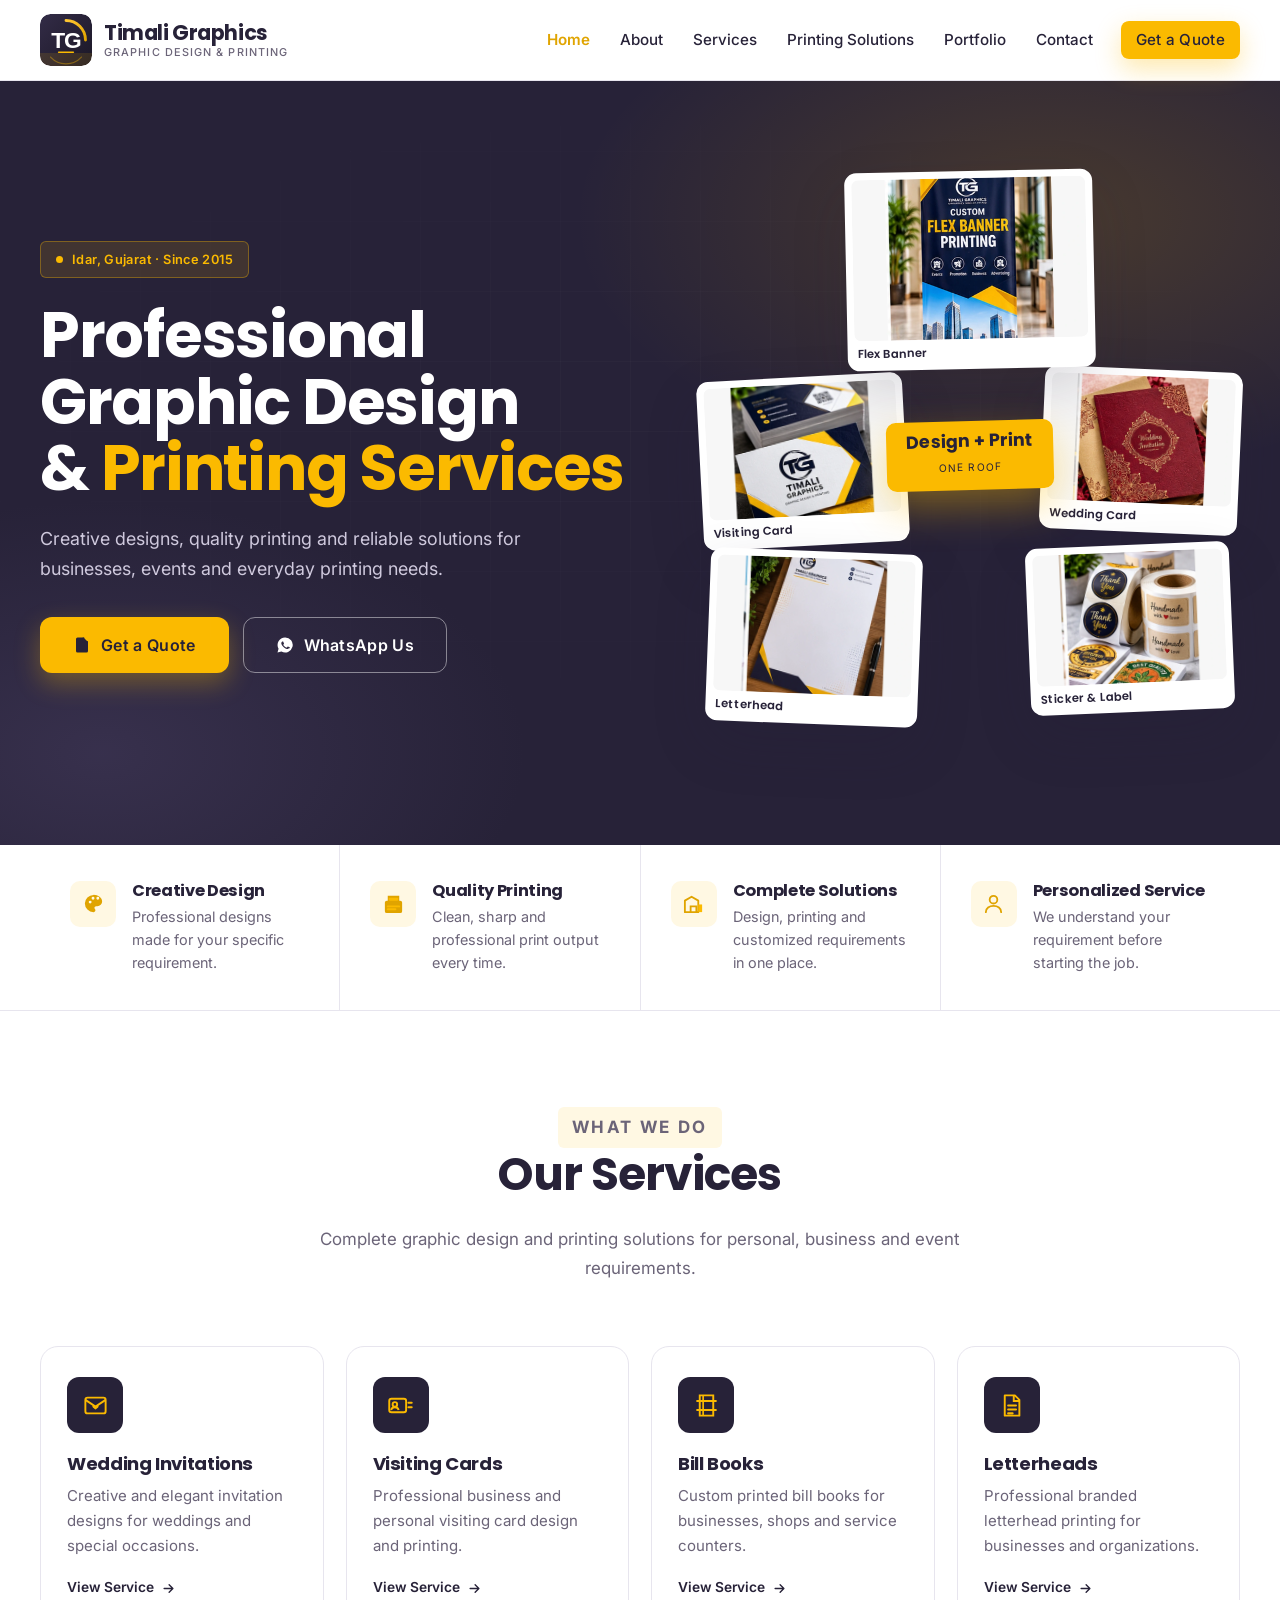
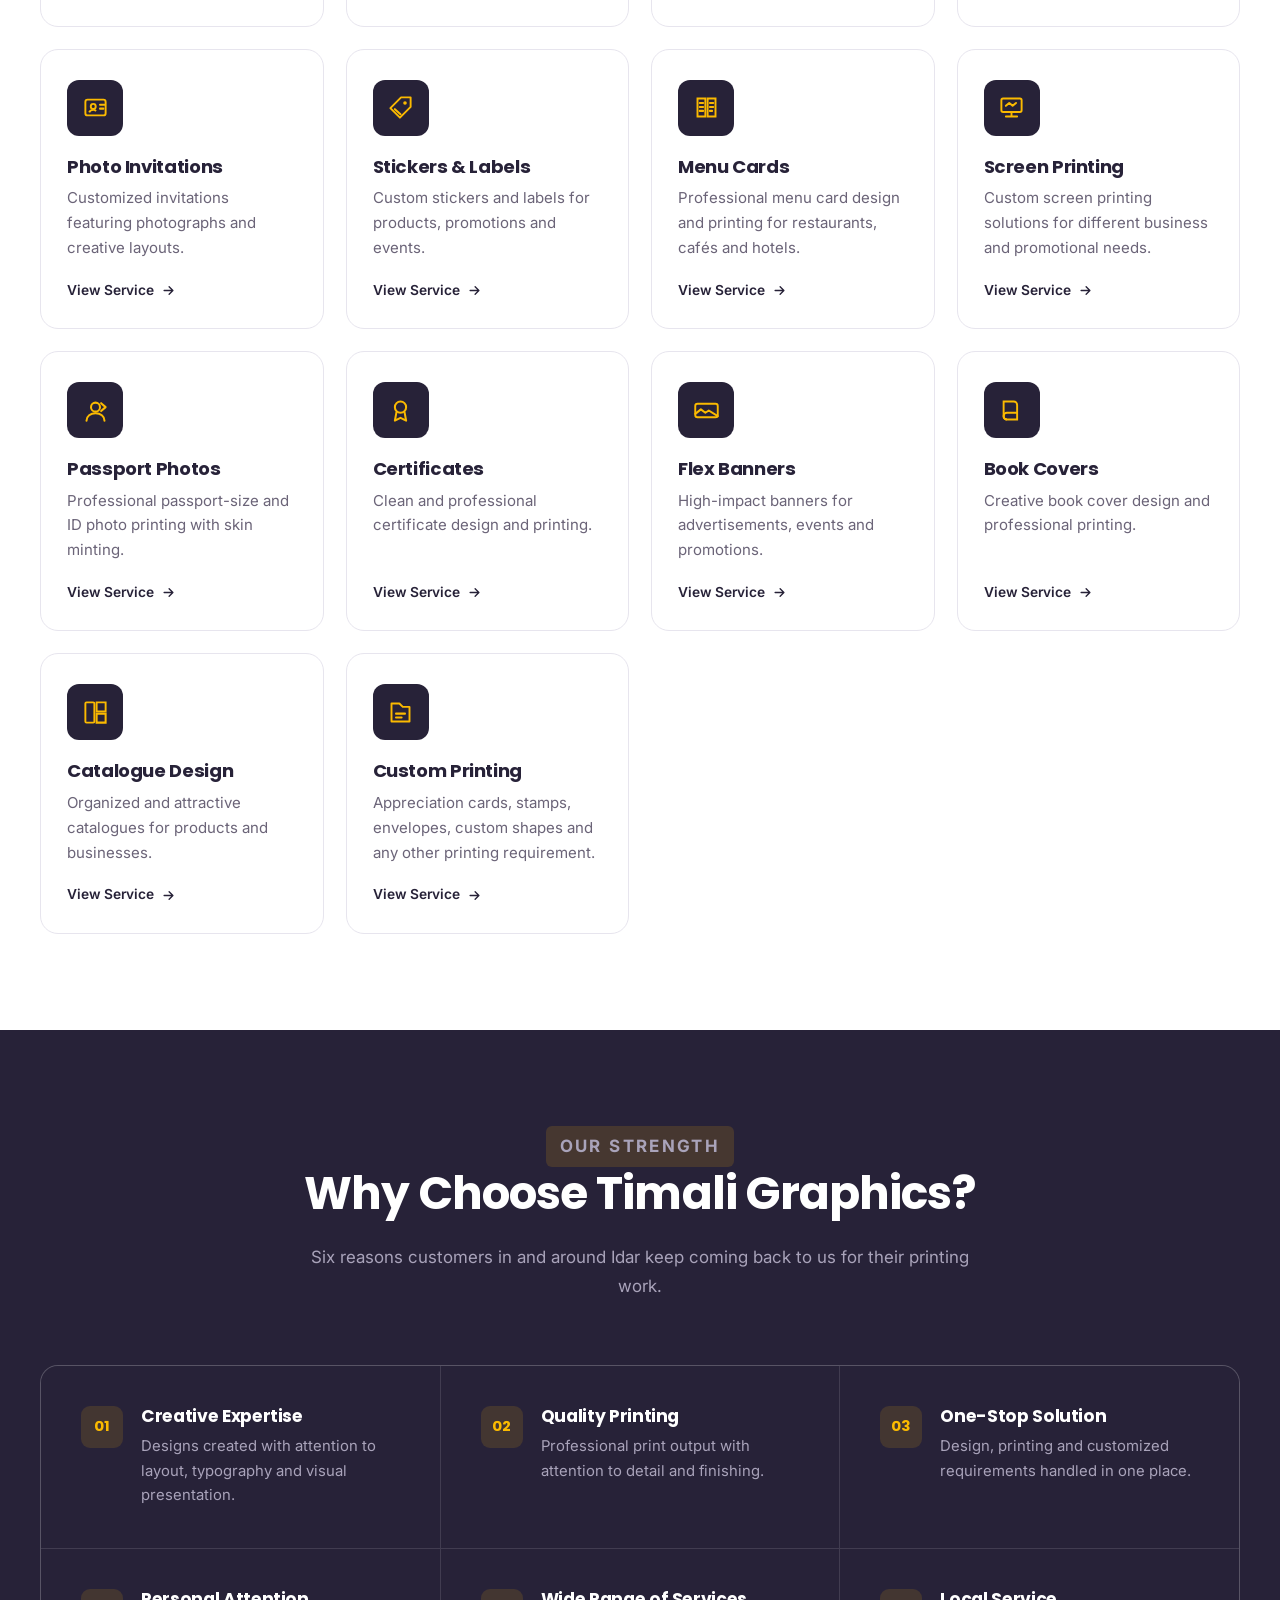
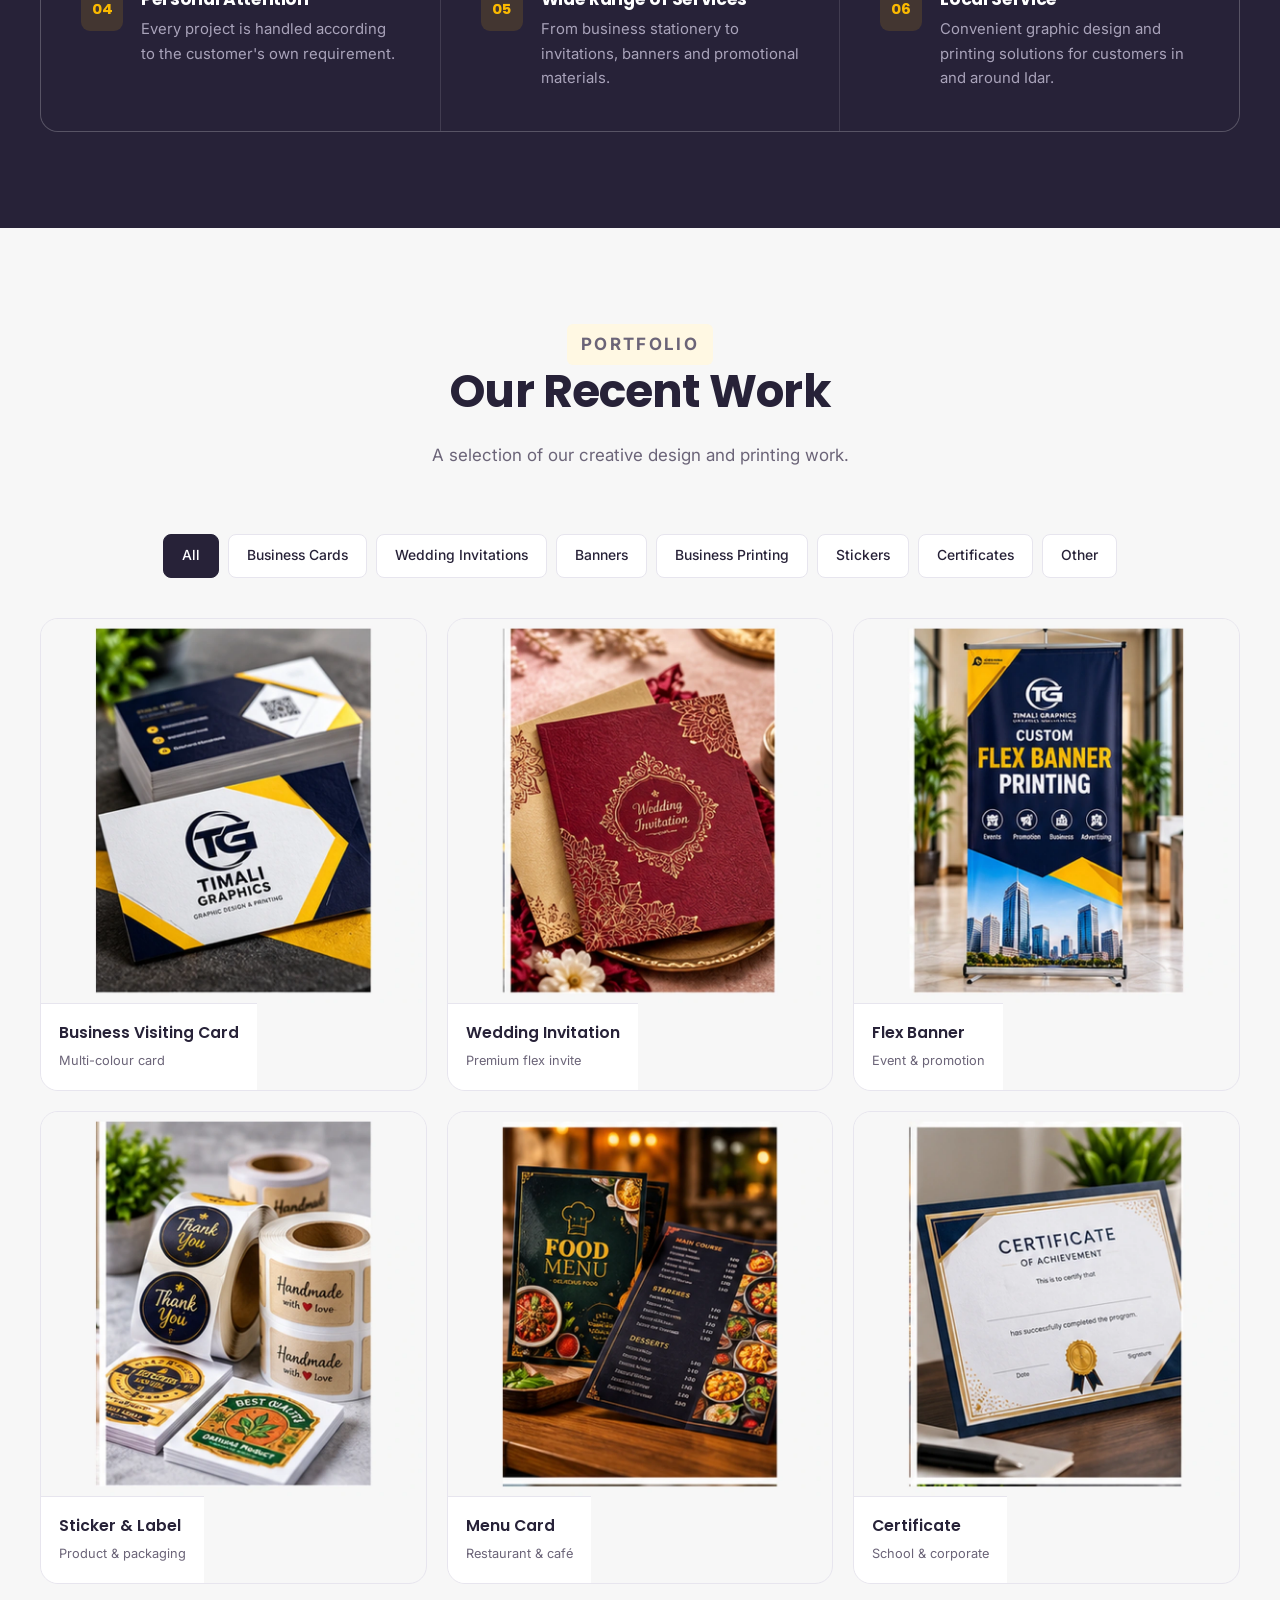
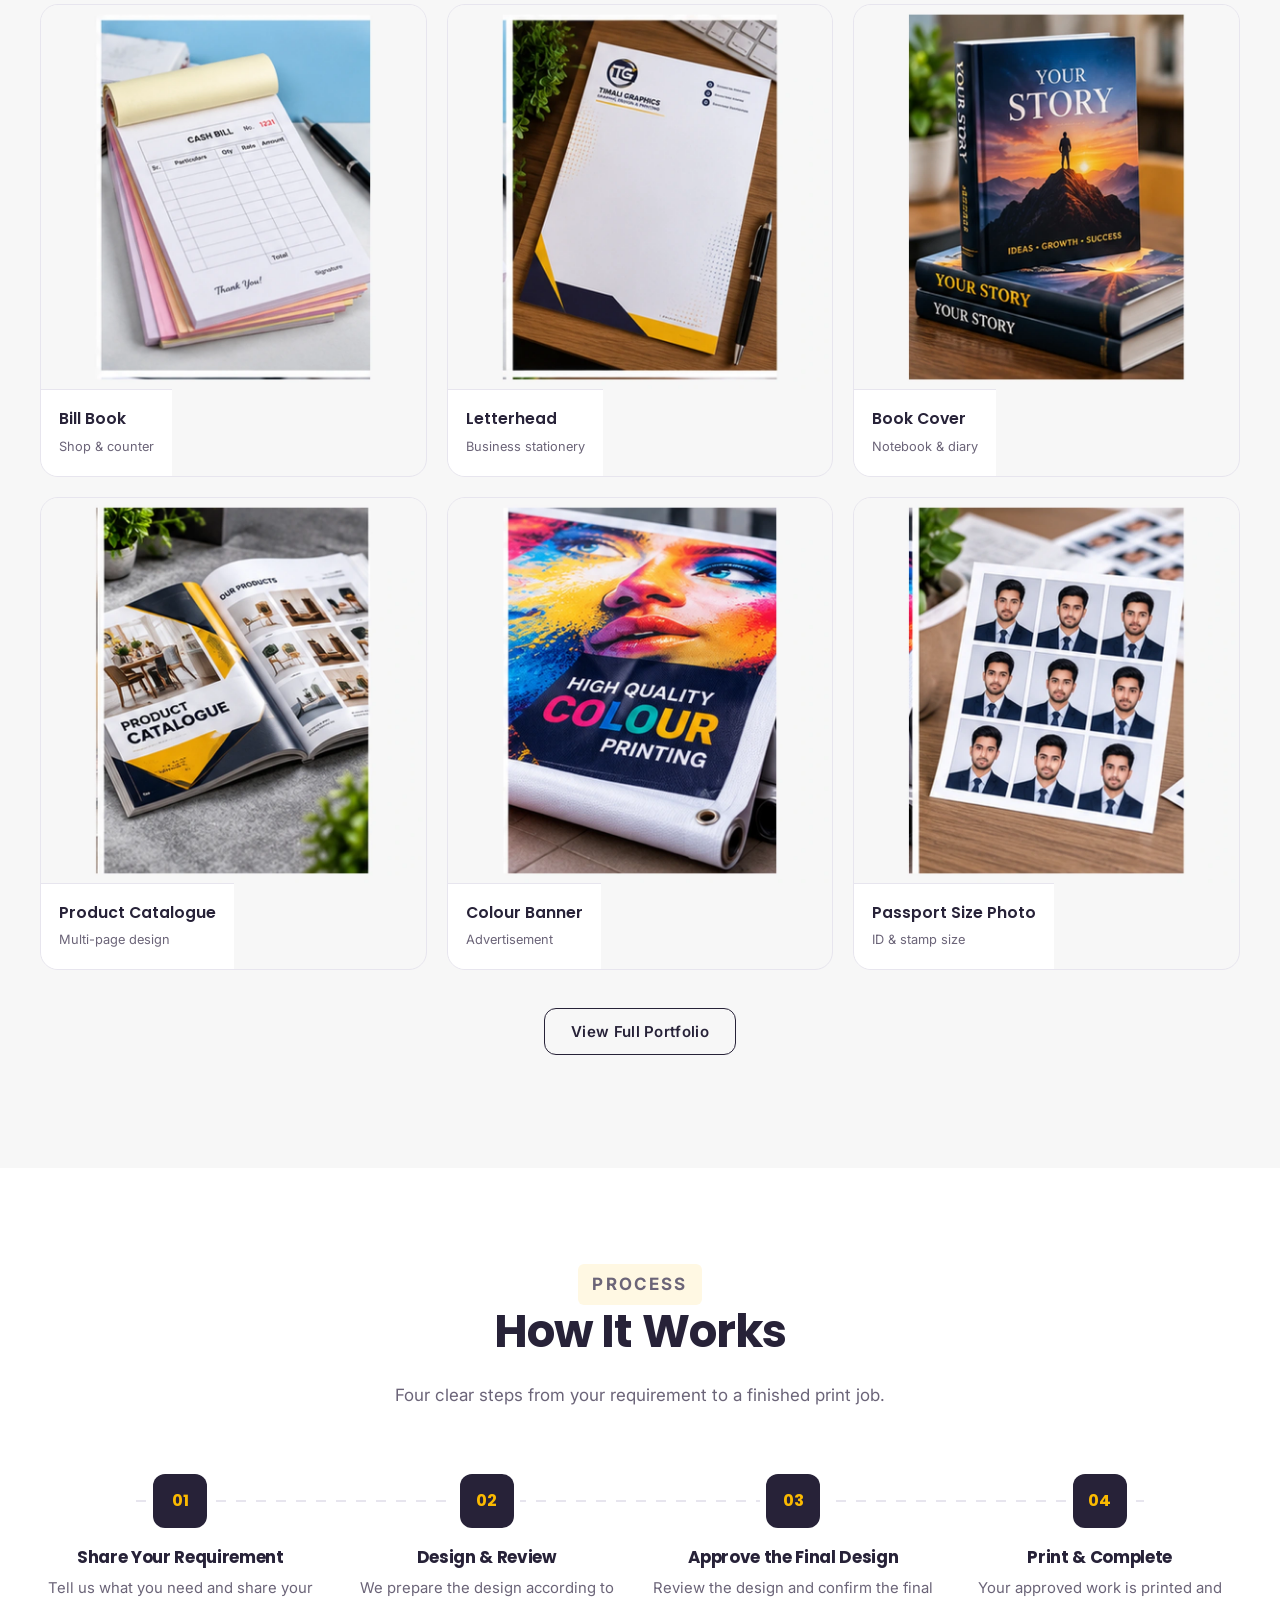
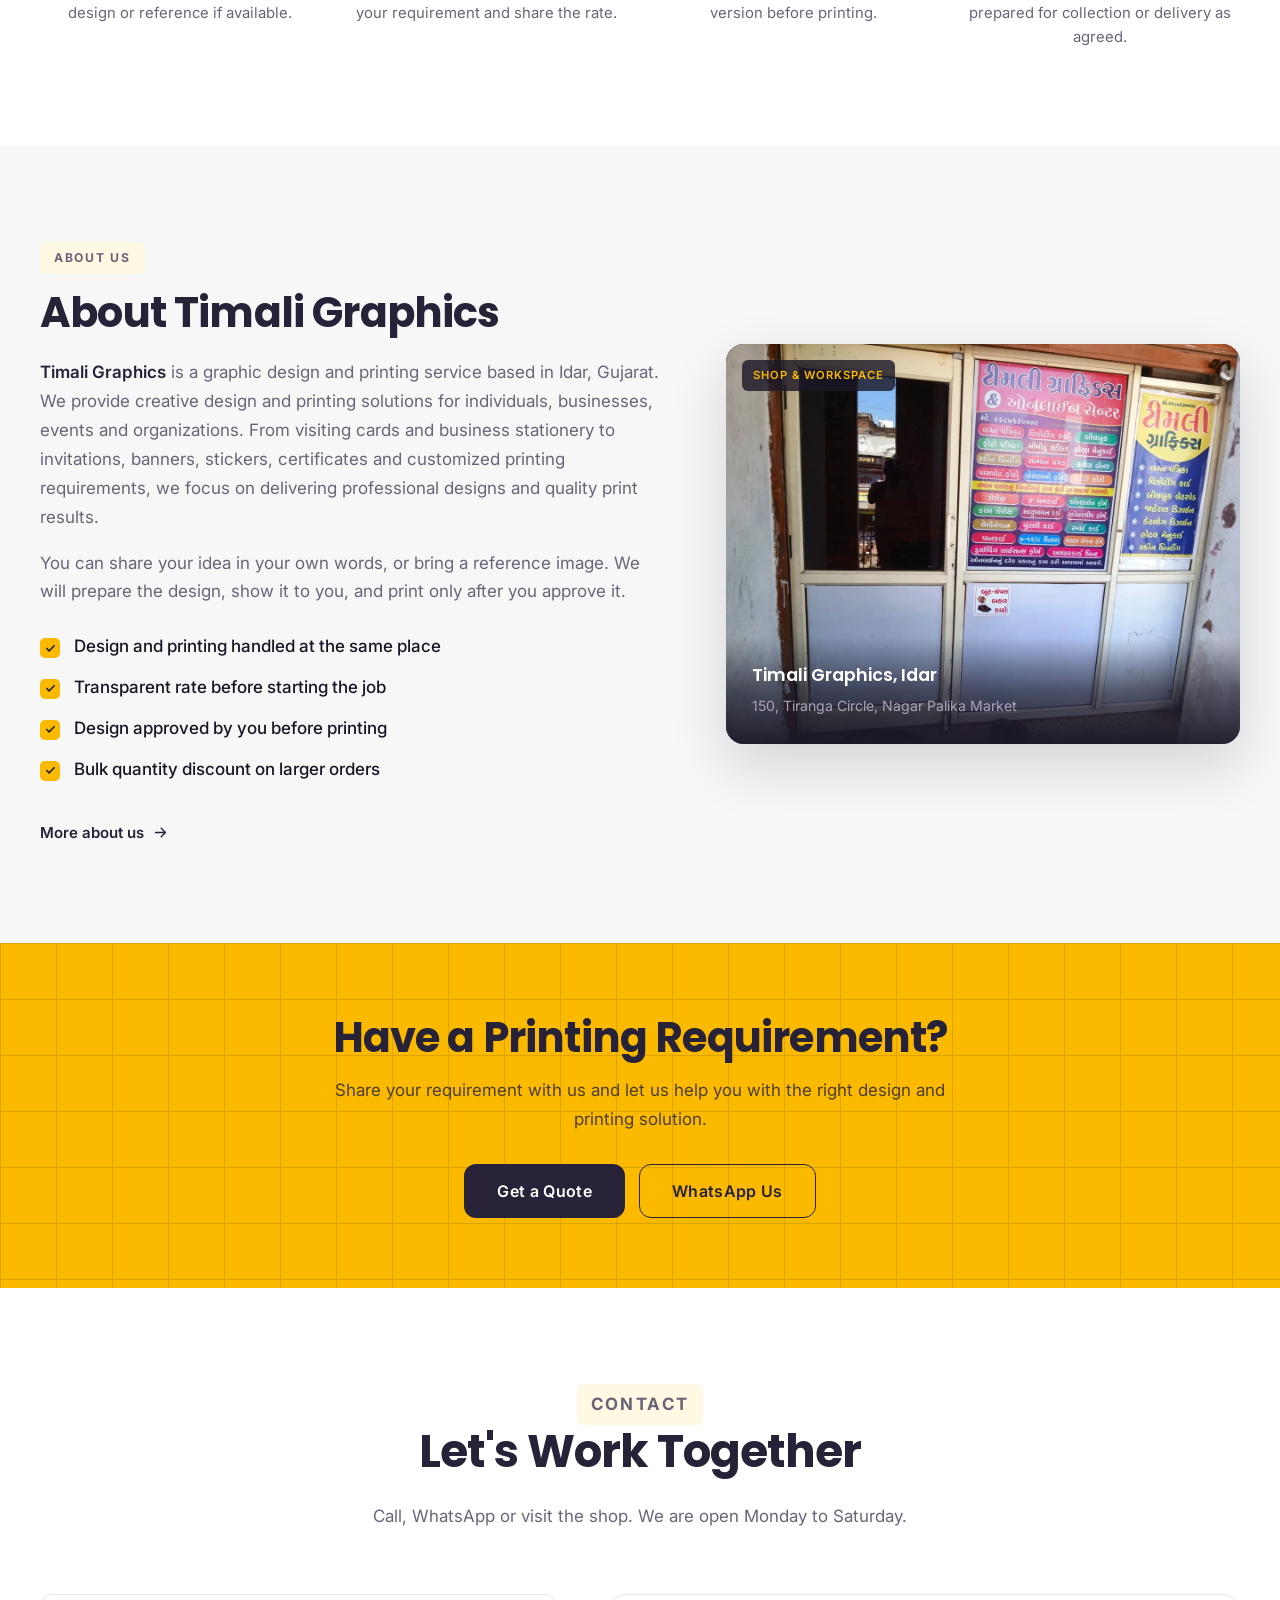
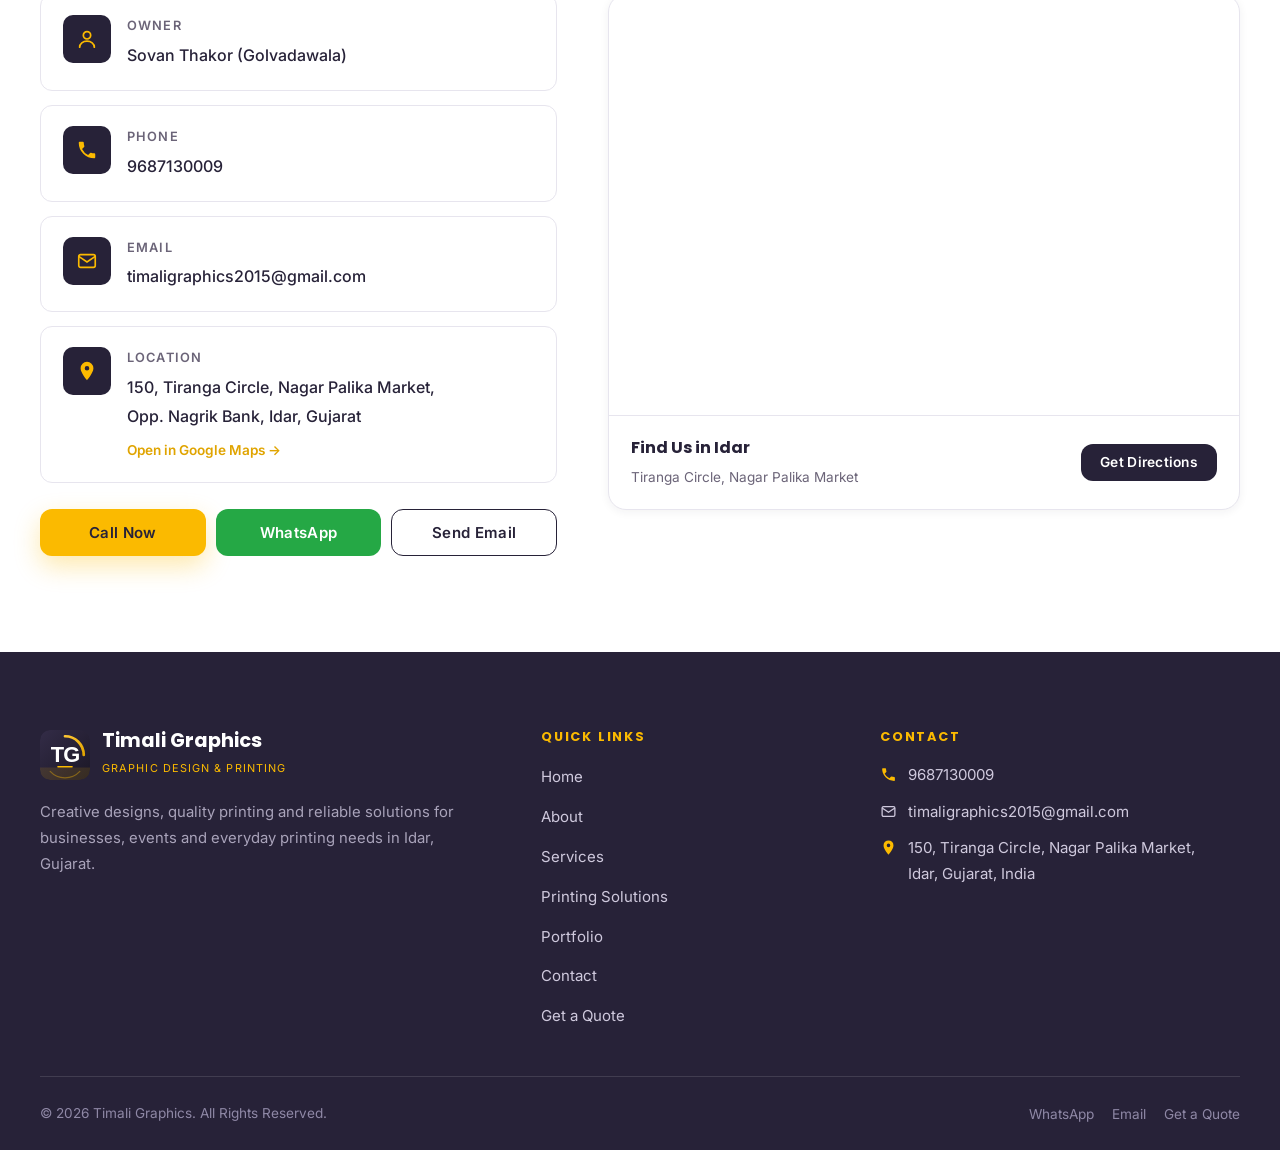
<file: index.html>
<!DOCTYPE html>
<html lang="en">
<head>
<meta charset="UTF-8">
<meta name="viewport" content="width=device-width, initial-scale=1.0">
<title>Timali Graphics | Graphic Design &amp; Printing Services in Idar</title>
<meta name="description" content="Timali Graphics provides graphic design and printing services in Idar, Gujarat, including visiting cards, wedding invitations, banners, stationery, stickers, certificates and more.">
<meta name="keywords" content="graphic design services in Idar, printing services in Idar, visiting card printing in Idar, wedding card printing in Idar, flex banner printing in Idar, printing shop in Idar, Timali Graphics">
<meta name="author" content="Timali Graphics">
<meta name="robots" content="index, follow">
<meta name="theme-color" content="#272238">
<link rel="canonical" href="https://timali-graphics.web.app/">

<meta property="og:type" content="website">
<meta property="og:site_name" content="Timali Graphics">
<meta property="og:title" content="Timali Graphics | Graphic Design &amp; Printing Services in Idar">
<meta property="og:description" content="Creative designs, quality printing and reliable solutions for businesses, events and everyday printing needs.">
<meta property="og:image" content="assets/img/logo.svg">
<meta property="og:url" content="https://timali-graphics.web.app/">
<meta name="twitter:card" content="summary_large_image">

<link rel="icon" type="image/svg+xml" href="assets/img/logo.svg">
<link rel="apple-touch-icon" href="assets/img/logo.svg">
<script>document.documentElement.className += ' js';</script>
<link rel="preconnect" href="https://fonts.googleapis.com">
<link rel="preconnect" href="https://fonts.gstatic.com" crossorigin>
<link href="https://fonts.googleapis.com/css2?family=Poppins:wght@600;700&family=Inter:wght@400;500;600&display=swap" rel="stylesheet">
<link rel="stylesheet" href="assets/css/style.css">
</head>
<body>

<!-- ===================== HEADER ===================== -->
<header class="header">
  <div class="wrap header__in">
    <a class="brand" href="index.html">
      <img src="assets/img/logo.svg" alt="Timali Graphics logo" width="52" height="52">
      <span class="brand__txt">
        <b>Timali Graphics</b>
        <small>Graphic Design &amp; Printing</small>
      </span>
    </a>

    <nav class="nav" id="nav" aria-label="Main navigation">
      <a href="index.html">Home</a>
      <a href="about.html">About</a>
      <a href="services.html">Services</a>
      <a href="solutions.html">Printing Solutions</a>
      <a href="portfolio.html">Portfolio</a>
      <a href="contact.html">Contact</a>
      <a class="btn btn--primary btn--sm header__cta" href="quote.html">Get a Quote</a>
    </nav>

    <button class="burger" id="burger" aria-label="Open menu" aria-expanded="false" aria-controls="nav">
      <span></span><span></span><span></span>
    </button>
  </div>
</header>

<!-- ===================== HERO ===================== -->
<section class="hero">
  <div class="wrap hero__in">
    <div class="hero__copy">
      <p class="pill reveal"><span class="pill__dot"></span> Idar, Gujarat · Since 2015</p>

      <h1 class="reveal">Professional Graphic Design<br>&amp; <em>Printing Services</em></h1>

      <p class="hero__lead reveal">
        Creative designs, quality printing and reliable solutions for businesses,
        events and everyday printing needs.
      </p>

      <div class="hero__actions reveal">
        <a class="btn btn--primary btn--lg" href="quote.html">
          <svg class="i" viewBox="0 0 24 24"><path d="M14 2H6a2 2 0 0 0-2 2v16a2 2 0 0 0 2 2h12a2 2 0 0 0 2-2V8z"/><path d="M14 2v6h6" fill="none" stroke="currentColor" stroke-width="2"/><path d="M9 13h6M9 17h4" fill="none" stroke="currentColor" stroke-width="2" stroke-linecap="round"/></svg>
          Get a Quote
        </a>
        <a class="btn btn--ghost btn--lg" href="#" data-wa="Hello Timali Graphics, I would like to enquire about your printing services.">
          <svg class="i" viewBox="0 0 24 24"><path d="M12 2a10 10 0 0 0-8.6 15L2 22l5.2-1.4A10 10 0 1 0 12 2zm5.5 14c-.2.6-1.2 1.2-1.7 1.2-.5.1-1 .2-3.2-.7-2.7-1.1-4.4-3.9-4.5-4.1-.1-.2-1-1.4-1-2.6s.6-1.8.9-2.1c.2-.2.5-.3.7-.3h.5c.2 0 .4 0 .6.5l.8 2c.1.2.1.4 0 .6l-.4.5-.3.3c-.1.1-.3.3-.1.6.2.3.8 1.3 1.7 2.1 1.1 1 2 1.3 2.3 1.4.3.1.5.1.7-.1l.9-1.1c.2-.2.4-.2.6-.1l2 1c.2.1.4.2.4.3.1.2.1.7-.1 1.3z"/></svg>
          WhatsApp Us
        </a>
      </div>
    </div>

    <!-- Hero collage: real work photos, same files as the portfolio -->
    <div class="collage reveal" aria-label="A selection of our printing work">
      <figure class="collage__item collage__item--1">
        <img src="assets/img/portfolio/01-visiting-card.webp" alt="Business visiting cards printed by Timali Graphics, Idar" width="800" height="800">
        <figcaption>Visiting Card</figcaption>
      </figure>
      <figure class="collage__item collage__item--2">
        <img src="assets/img/portfolio/02-wedding-invitation.webp" alt="Wedding invitation card designed and printed by Timali Graphics" width="800" height="800">
        <figcaption>Wedding Card</figcaption>
      </figure>
      <figure class="collage__item collage__item--3">
        <img src="assets/img/portfolio/03-flex-banner.webp" alt="Flex banner printing by Timali Graphics" width="800" height="800">
        <figcaption>Flex Banner</figcaption>
      </figure>
      <figure class="collage__item collage__item--4">
        <img src="assets/img/portfolio/08-letterhead.webp" alt="Business letterhead printed by Timali Graphics" width="800" height="800">
        <figcaption>Letterhead</figcaption>
      </figure>
      <figure class="collage__item collage__item--5">
        <img src="assets/img/portfolio/04-sticker.webp" alt="Custom sticker and label printing by Timali Graphics" width="800" height="800">
        <figcaption>Sticker &amp; Label</figcaption>
      </figure>
      <div class="collage__badge">
        <b>Design + Print</b>
        <small>One Roof</small>
      </div>
    </div>
  </div>
</section>

<!-- ===================== TRUST HIGHLIGHTS ===================== -->
<section class="trust">
  <div class="wrap">
    <div class="trust__grid">
      <div class="trust__cell reveal">
        <span class="trust__ic"><svg viewBox="0 0 24 24"><path d="M12 3a9 9 0 0 0 0 18c1.1 0 2-.9 2-2 0-.5-.2-1-.6-1.3-.3-.4-.4-.8-.4-1.2 0-.9.8-1.7 1.7-1.7H16a5 5 0 0 0 5-5c0-3.9-4-7-9-7zm-3.5 9a1.5 1.5 0 1 1 0-3 1.5 1.5 0 0 1 0 3zm3-4a1.5 1.5 0 1 1 0-3 1.5 1.5 0 0 1 0 3zm5 0a1.5 1.5 0 1 1 0-3 1.5 1.5 0 0 1 0 3z"/></svg></span>
        <div>
          <h3>Creative Design</h3>
          <p>Professional designs made for your specific requirement.</p>
        </div>
      </div>
      <div class="trust__cell reveal">
        <span class="trust__ic"><svg viewBox="0 0 24 24"><path d="M6 9V4h12v5h1a2 2 0 0 1 2 2v9a2 2 0 0 1-2 2H5a2 2 0 0 1-2-2v-9a2 2 0 0 1 2-2z"/><rect x="7" y="6" width="10" height="3" rx="1" fill="#FBBA00"/><path d="M6 15h12M6 18h8" stroke="#FBBA00" stroke-width="2" stroke-linecap="round"/></svg></span>
        <div>
          <h3>Quality Printing</h3>
          <p>Clean, sharp and professional print output every time.</p>
        </div>
      </div>
      <div class="trust__cell reveal">
        <span class="trust__ic"><svg viewBox="0 0 24 24"><path d="M3 21V9l7-4 7 4v12z" fill="none" stroke="currentColor" stroke-width="1.9" stroke-linejoin="round"/><path d="M9 21v-6h6v6" fill="none" stroke="currentColor" stroke-width="1.9"/><path d="M17 13h4v8h-4z" fill="#FBBA00"/></svg></span>
        <div>
          <h3>Complete Solutions</h3>
          <p>Design, printing and customized requirements in one place.</p>
        </div>
      </div>
      <div class="trust__cell reveal">
        <span class="trust__ic"><svg viewBox="0 0 24 24"><circle cx="12" cy="8" r="4" fill="none" stroke="currentColor" stroke-width="1.9"/><path d="M4 21c0-4 3.6-6.5 8-6.5s8 2.5 8 6.5" fill="none" stroke="currentColor" stroke-width="1.9" stroke-linecap="round"/></svg></span>
        <div>
          <h3>Personalized Service</h3>
          <p>We understand your requirement before starting the job.</p>
        </div>
      </div>
    </div>
  </div>
</section>

<!-- ===================== SERVICES ===================== -->
<section class="sec" id="services">
  <div class="wrap">
    <header class="sec__head reveal">
      <p class="eyebrow">What we do</p>
      <h2>Our Services</h2>
      <p>Complete graphic design and printing solutions for personal, business and event requirements.</p>
    </header>

    <div class="services__grid">

      <article class="svc reveal">
        <span class="svc__ic"><svg viewBox="0 0 24 24"><rect x="3" y="5" width="18" height="14" rx="2" fill="none" stroke="currentColor" stroke-width="1.7"/><path d="M3 7l9 6 9-6" fill="none" stroke="currentColor" stroke-width="1.7"/><path d="M12 12.4c-1.3-1.5-3.4-.6-2.6.9.5.9 1.7 1.6 2.6 2.2.9-.6 2.1-1.3 2.6-2.2.8-1.5-1.3-2.4-2.6-.9z" fill="currentColor"/></svg></span>
        <h3>Wedding Invitations</h3>
        <p>Creative and elegant invitation designs for weddings and special occasions.</p>
        <a class="svc__more" href="services.html#wedding-invitations">View Service
          <svg viewBox="0 0 24 24"><path d="M5 12h13M13 6l6 6-6 6"/></svg></a>
      </article>

      <article class="svc reveal">
        <span class="svc__ic"><svg viewBox="0 0 24 24"><rect x="2" y="6" width="15" height="12" rx="2" fill="none" stroke="currentColor" stroke-width="1.7"/><circle cx="7" cy="11" r="2" fill="none" stroke="currentColor" stroke-width="1.7"/><path d="M3.6 16c.6-1.6 1.8-2.4 3.4-2.4S9.8 14.4 10.4 16" fill="none" stroke="currentColor" stroke-width="1.7"/><path d="M19 9.5h3M19 13.5h3" stroke="currentColor" stroke-width="1.7" stroke-linecap="round"/></svg></span>
        <h3>Visiting Cards</h3>
        <p>Professional business and personal visiting card design and printing.</p>
        <a class="svc__more" href="services.html#visiting-cards">View Service
          <svg viewBox="0 0 24 24"><path d="M5 12h13M13 6l6 6-6 6"/></svg></a>
      </article>

      <article class="svc reveal">
        <span class="svc__ic"><svg viewBox="0 0 24 24"><path d="M6 3h12v18H6z" fill="none" stroke="currentColor" stroke-width="1.7"/><path d="M3 8h18M3 16h18" stroke="currentColor" stroke-width="1.7"/><path d="M9 3v18" stroke="currentColor" stroke-width="1.5"/></svg></span>
        <h3>Bill Books</h3>
        <p>Custom printed bill books for businesses, shops and service counters.</p>
        <a class="svc__more" href="services.html#bill-books">View Service
          <svg viewBox="0 0 24 24"><path d="M5 12h13M13 6l6 6-6 6"/></svg></a>
      </article>

      <article class="svc reveal">
        <span class="svc__ic"><svg viewBox="0 0 24 24"><path d="M6 3h9l4 4v14H6z" fill="none" stroke="currentColor" stroke-width="1.7" stroke-linejoin="round"/><path d="M14 3v5h5" fill="none" stroke="currentColor" stroke-width="1.7"/><path d="M9 12h7M9 15.5h7M9 19h4" stroke="#FBBA00" stroke-width="1.8" stroke-linecap="round"/></svg></span>
        <h3>Letterheads</h3>
        <p>Professional branded letterhead printing for businesses and organizations.</p>
        <a class="svc__more" href="services.html#letterheads">View Service
          <svg viewBox="0 0 24 24"><path d="M5 12h13M13 6l6 6-6 6"/></svg></a>
      </article>

      <article class="svc reveal">
        <span class="svc__ic"><svg viewBox="0 0 24 24"><rect x="3" y="5" width="18" height="14" rx="2" fill="none" stroke="currentColor" stroke-width="1.7"/><circle cx="10" cy="11" r="2.2" fill="none" stroke="currentColor" stroke-width="1.7"/><path d="M6.4 16.4c.6-1.5 2-2.3 3.6-2.3 1 0 1.9.4 2.5 1" fill="none" stroke="currentColor" stroke-width="1.7"/><path d="M16 9.5h4M16 13h3" stroke="#FBBA00" stroke-width="1.8" stroke-linecap="round"/></svg></span>
        <h3>Photo Invitations</h3>
        <p>Customized invitations featuring photographs and creative layouts.</p>
        <a class="svc__more" href="services.html#photo-invitations">View Service
          <svg viewBox="0 0 24 24"><path d="M5 12h13M13 6l6 6-6 6"/></svg></a>
      </article>

      <article class="svc reveal">
        <span class="svc__ic"><svg viewBox="0 0 24 24"><path d="M3 12.5 12.5 3H21v8.5L11.5 21z" fill="none" stroke="currentColor" stroke-width="1.7" stroke-linejoin="round"/><circle cx="16" cy="8" r="1.6" fill="#FBBA00"/><path d="M7 13.5 12 18" stroke="#FBBA00" stroke-width="1.8" stroke-linecap="round"/></svg></span>
        <h3>Stickers &amp; Labels</h3>
        <p>Custom stickers and labels for products, promotions and events.</p>
        <a class="svc__more" href="services.html#stickers-labels">View Service
          <svg viewBox="0 0 24 24"><path d="M5 12h13M13 6l6 6-6 6"/></svg></a>
      </article>

      <article class="svc reveal">
        <span class="svc__ic"><svg viewBox="0 0 24 24"><path d="M4 4h7v16H4z" fill="none" stroke="currentColor" stroke-width="1.7"/><path d="M13 4h7v16h-7z" fill="none" stroke="currentColor" stroke-width="1.7"/><path d="M6 8h3M15 8h3M6 11.5h3M15 11.5h3M6 15h3M15 15h2" stroke="#FBBA00" stroke-width="1.8" stroke-linecap="round"/></svg></span>
        <h3>Menu Cards</h3>
        <p>Professional menu card design and printing for restaurants, cafés and hotels.</p>
        <a class="svc__more" href="services.html#menu-cards">View Service
          <svg viewBox="0 0 24 24"><path d="M5 12h13M13 6l6 6-6 6"/></svg></a>
      </article>

      <article class="svc reveal">
        <span class="svc__ic"><svg viewBox="0 0 24 24"><rect x="3" y="4" width="18" height="12" rx="1.5" fill="none" stroke="currentColor" stroke-width="1.7"/><path d="M7 20h10M12 16v4" stroke="currentColor" stroke-width="1.7" stroke-linecap="round"/><path d="M7 10.5 10 8l3 2.5L16 8" fill="none" stroke="#FBBA00" stroke-width="1.8" stroke-linecap="round" stroke-linejoin="round"/></svg></span>
        <h3>Screen Printing</h3>
        <p>Custom screen printing solutions for different business and promotional needs.</p>
        <a class="svc__more" href="services.html#screen-printing">View Service
          <svg viewBox="0 0 24 24"><path d="M5 12h13M13 6l6 6-6 6"/></svg></a>
      </article>

      <article class="svc reveal">
        <span class="svc__ic"><svg viewBox="0 0 24 24"><circle cx="12" cy="9" r="4" fill="none" stroke="currentColor" stroke-width="1.8"/><path d="M4 21c0-4 3.6-6.6 8-6.6s8 2.6 8 6.6" fill="none" stroke="currentColor" stroke-width="1.8" stroke-linecap="round"/><path d="M17 5.5 21 9l-4 3.5" fill="none" stroke="#FBBA00" stroke-width="1.8" stroke-linecap="round" stroke-linejoin="round"/></svg></span>
        <h3>Passport Photos</h3>
        <p>Professional passport-size and ID photo printing with skin minting.</p>
        <a class="svc__more" href="services.html#passport-photos">View Service
          <svg viewBox="0 0 24 24"><path d="M5 12h13M13 6l6 6-6 6"/></svg></a>
      </article>

      <article class="svc reveal">
        <span class="svc__ic"><svg viewBox="0 0 24 24"><circle cx="12" cy="9" r="5" fill="none" stroke="currentColor" stroke-width="1.8"/><path d="m8.5 13-1.5 8 5-2.5 5 2.5-1.5-8" fill="none" stroke="#FBBA00" stroke-width="1.8" stroke-linejoin="round"/></svg></span>
        <h3>Certificates</h3>
        <p>Clean and professional certificate design and printing.</p>
        <a class="svc__more" href="services.html#certificates">View Service
          <svg viewBox="0 0 24 24"><path d="M5 12h13M13 6l6 6-6 6"/></svg></a>
      </article>

      <article class="svc reveal">
        <span class="svc__ic"><svg viewBox="0 0 24 24"><rect x="2" y="6" width="20" height="12" rx="2" fill="none" stroke="currentColor" stroke-width="1.7"/><path d="M2 15l5-4 4 3 3-2 8 5" fill="none" stroke="#FBBA00" stroke-width="1.8" stroke-linecap="round" stroke-linejoin="round"/></svg></span>
        <h3>Flex Banners</h3>
        <p>High-impact banners for advertisements, events and promotions.</p>
        <a class="svc__more" href="services.html#flex-banners">View Service
          <svg viewBox="0 0 24 24"><path d="M5 12h13M13 6l6 6-6 6"/></svg></a>
      </article>

      <article class="svc reveal">
        <span class="svc__ic"><svg viewBox="0 0 24 24"><path d="M5 4h9a3 3 0 0 1 3 3v13H8a3 3 0 0 1-3-3z" fill="none" stroke="currentColor" stroke-width="1.7"/><path d="M8 20a3 3 0 0 1 0-6h9" fill="none" stroke="#FBBA00" stroke-width="1.8"/></svg></span>
        <h3>Book Covers</h3>
        <p>Creative book cover design and professional printing.</p>
        <a class="svc__more" href="services.html#book-covers">View Service
          <svg viewBox="0 0 24 24"><path d="M5 12h13M13 6l6 6-6 6"/></svg></a>
      </article>

      <article class="svc reveal">
        <span class="svc__ic"><svg viewBox="0 0 24 24"><rect x="3" y="3" width="8" height="18" rx="1" fill="none" stroke="currentColor" stroke-width="1.7"/><path d="M13 3h8v8h-8z" fill="none" stroke="currentColor" stroke-width="1.7"/><path d="M13 13h8v8h-8z" fill="none" stroke="#FBBA00" stroke-width="1.8"/></svg></span>
        <h3>Catalogue Design</h3>
        <p>Organized and attractive catalogues for products and businesses.</p>
        <a class="svc__more" href="services.html#catalogue-design">View Service
          <svg viewBox="0 0 24 24"><path d="M5 12h13M13 6l6 6-6 6"/></svg></a>
      </article>

      <article class="svc reveal">
        <span class="svc__ic"><svg viewBox="0 0 24 24"><path d="M4 4h7l3 3h6v13H4z" fill="none" stroke="currentColor" stroke-width="1.7" stroke-linejoin="round"/><path d="M8 13h8M8 16.5h5" stroke="#FBBA00" stroke-width="1.8" stroke-linecap="round"/></svg></span>
        <h3>Custom Printing</h3>
        <p>Appreciation cards, stamps, envelopes, custom shapes and any other printing requirement.</p>
        <a class="svc__more" href="solutions.html">View Service
          <svg viewBox="0 0 24 24"><path d="M5 12h13M13 6l6 6-6 6"/></svg></a>
      </article>

    </div>
  </div>
</section>

<!-- ===================== WHY CHOOSE US ===================== -->
<section class="sec bg-navy">
  <div class="wrap">
    <header class="sec__head reveal">
      <p class="eyebrow">Our strength</p>
      <h2>Why Choose Timali Graphics?</h2>
      <p>Six reasons customers in and around Idar keep coming back to us for their printing work.</p>
    </header>

    <div class="why__grid">
      <div class="why__item reveal"><span class="why__n">01</span><div>
        <h3>Creative Expertise</h3>
        <p>Designs created with attention to layout, typography and visual presentation.</p></div></div>
      <div class="why__item reveal"><span class="why__n">02</span><div>
        <h3>Quality Printing</h3>
        <p>Professional print output with attention to detail and finishing.</p></div></div>
      <div class="why__item reveal"><span class="why__n">03</span><div>
        <h3>One-Stop Solution</h3>
        <p>Design, printing and customized requirements handled in one place.</p></div></div>
      <div class="why__item reveal"><span class="why__n">04</span><div>
        <h3>Personal Attention</h3>
        <p>Every project is handled according to the customer's own requirement.</p></div></div>
      <div class="why__item reveal"><span class="why__n">05</span><div>
        <h3>Wide Range of Services</h3>
        <p>From business stationery to invitations, banners and promotional materials.</p></div></div>
      <div class="why__item reveal"><span class="why__n">06</span><div>
        <h3>Local Service</h3>
        <p>Convenient graphic design and printing solutions for customers in and around Idar.</p></div></div>
    </div>
  </div>
</section>

<!-- ===================== PORTFOLIO ===================== -->
<section class="sec bg-light" id="portfolio">
  <div class="wrap">
    <header class="sec__head reveal">
      <p class="eyebrow">Portfolio</p>
      <h2>Our Recent Work</h2>
      <p>A selection of our creative design and printing work.</p>
    </header>

    <div class="filters reveal" data-filters role="group" aria-label="Filter portfolio by category">
      <button class="filter active" data-filter="all" aria-pressed="true">All</button>
      <button class="filter" data-filter="cards" aria-pressed="false">Business Cards</button>
      <button class="filter" data-filter="invitation" aria-pressed="false">Wedding Invitations</button>
      <button class="filter" data-filter="banner" aria-pressed="false">Banners</button>
      <button class="filter" data-filter="stationery" aria-pressed="false">Business Printing</button>
      <button class="filter" data-filter="sticker" aria-pressed="false">Stickers</button>
      <button class="filter" data-filter="certificate" aria-pressed="false">Certificates</button>
      <button class="filter" data-filter="other" aria-pressed="false">Other</button>
    </div>

    <div class="pf-grid">
      <button class="pf-item reveal" data-cat="cards" data-cat-label="Business Cards"
              data-title="Business Visiting Card" data-full="assets/img/portfolio/01-visiting-card.webp">
        <span class="pf-item__zoom"><svg viewBox="0 0 24 24"><circle cx="11" cy="11" r="7"/><path d="m20 20-3.5-3.5M11 8v6M8 11h6"/></svg></span>
        <img src="assets/img/portfolio/01-visiting-card.webp" alt="Business visiting card designed and printed by Timali Graphics" loading="lazy" width="800" height="600">
        <span class="pf-item__body"><b>Business Visiting Card</b><small>Multi-colour card</small></span>
      </button>

      <button class="pf-item reveal" data-cat="invitation" data-cat-label="Wedding Invitations"
              data-title="Wedding Invitation Card" data-full="assets/img/portfolio/02-wedding-invitation.webp">
        <span class="pf-item__zoom"><svg viewBox="0 0 24 24"><circle cx="11" cy="11" r="7"/><path d="m20 20-3.5-3.5M11 8v6M8 11h6"/></svg></span>
        <img src="assets/img/portfolio/02-wedding-invitation.webp" alt="Wedding invitation card design by Timali Graphics" loading="lazy" width="800" height="600">
        <span class="pf-item__body"><b>Wedding Invitation</b><small>Premium flex invite</small></span>
      </button>

      <button class="pf-item reveal" data-cat="banner" data-cat-label="Banners"
              data-title="Flex Banner" data-full="assets/img/portfolio/03-flex-banner.webp">
        <span class="pf-item__zoom"><svg viewBox="0 0 24 24"><circle cx="11" cy="11" r="7"/><path d="m20 20-3.5-3.5M11 8v6M8 11h6"/></svg></span>
        <img src="assets/img/portfolio/03-flex-banner.webp" alt="Flex banner printing by Timali Graphics" loading="lazy" width="800" height="600">
        <span class="pf-item__body"><b>Flex Banner</b><small>Event &amp; promotion</small></span>
      </button>

      <button class="pf-item reveal" data-cat="sticker" data-cat-label="Stickers"
              data-title="Sticker &amp; Label" data-full="assets/img/portfolio/04-sticker.webp">
        <span class="pf-item__zoom"><svg viewBox="0 0 24 24"><circle cx="11" cy="11" r="7"/><path d="m20 20-3.5-3.5M11 8v6M8 11h6"/></svg></span>
        <img src="assets/img/portfolio/04-sticker.webp" alt="Custom sticker and label printing by Timali Graphics" loading="lazy" width="800" height="600">
        <span class="pf-item__body"><b>Sticker &amp; Label</b><small>Product &amp; packaging</small></span>
      </button>

      <button class="pf-item reveal" data-cat="stationery" data-cat-label="Business Printing"
              data-title="Menu Card" data-full="assets/img/portfolio/05-menu-card.webp">
        <span class="pf-item__zoom"><svg viewBox="0 0 24 24"><circle cx="11" cy="11" r="7"/><path d="m20 20-3.5-3.5M11 8v6M8 11h6"/></svg></span>
        <img src="assets/img/portfolio/05-menu-card.webp" alt="Restaurant menu card designed by Timali Graphics" loading="lazy" width="800" height="600">
        <span class="pf-item__body"><b>Menu Card</b><small>Restaurant &amp; café</small></span>
      </button>

      <button class="pf-item reveal" data-cat="certificate" data-cat-label="Certificates"
              data-title="Certificate Printing" data-full="assets/img/portfolio/06-certificate.webp">
        <span class="pf-item__zoom"><svg viewBox="0 0 24 24"><circle cx="11" cy="11" r="7"/><path d="m20 20-3.5-3.5M11 8v6M8 11h6"/></svg></span>
        <img src="assets/img/portfolio/06-certificate.webp" alt="Certificate design and printing by Timali Graphics" loading="lazy" width="800" height="600">
        <span class="pf-item__body"><b>Certificate</b><small>School &amp; corporate</small></span>
      </button>

      <button class="pf-item reveal" data-cat="stationery" data-cat-label="Business Printing"
              data-title="Bill Book" data-full="assets/img/portfolio/07-bill-book.webp">
        <span class="pf-item__zoom"><svg viewBox="0 0 24 24"><circle cx="11" cy="11" r="7"/><path d="m20 20-3.5-3.5M11 8v6M8 11h6"/></svg></span>
        <img src="assets/img/portfolio/07-bill-book.webp" alt="Custom bill book printing by Timali Graphics" loading="lazy" width="800" height="600">
        <span class="pf-item__body"><b>Bill Book</b><small>Shop &amp; counter</small></span>
      </button>

      <button class="pf-item reveal" data-cat="stationery" data-cat-label="Business Printing"
              data-title="Letterhead" data-full="assets/img/portfolio/08-letterhead.webp">
        <span class="pf-item__zoom"><svg viewBox="0 0 24 24"><circle cx="11" cy="11" r="7"/><path d="m20 20-3.5-3.5M11 8v6M8 11h6"/></svg></span>
        <img src="assets/img/portfolio/08-letterhead.webp" alt="Business letterhead printing by Timali Graphics" loading="lazy" width="800" height="600">
        <span class="pf-item__body"><b>Letterhead</b><small>Business stationery</small></span>
      </button>

      <button class="pf-item reveal" data-cat="other" data-cat-label="Other"
              data-title="Book Cover" data-full="assets/img/portfolio/09-book-cover.webp">
        <span class="pf-item__zoom"><svg viewBox="0 0 24 24"><circle cx="11" cy="11" r="7"/><path d="m20 20-3.5-3.5M11 8v6M8 11h6"/></svg></span>
        <img src="assets/img/portfolio/09-book-cover.webp" alt="Book cover design by Timali Graphics" loading="lazy" width="800" height="600">
        <span class="pf-item__body"><b>Book Cover</b><small>Notebook &amp; diary</small></span>
      </button>

      <button class="pf-item reveal" data-cat="other" data-cat-label="Other"
              data-title="Product Catalogue" data-full="assets/img/portfolio/10-catalogue.webp">
        <span class="pf-item__zoom"><svg viewBox="0 0 24 24"><circle cx="11" cy="11" r="7"/><path d="m20 20-3.5-3.5M11 8v6M8 11h6"/></svg></span>
        <img src="assets/img/portfolio/10-catalogue.webp" alt="Product catalogue design by Timali Graphics" loading="lazy" width="800" height="600">
        <span class="pf-item__body"><b>Product Catalogue</b><small>Multi-page design</small></span>
      </button>

      <button class="pf-item reveal" data-cat="banner" data-cat-label="Banners"
              data-title="Colour Banner" data-full="assets/img/portfolio/11-colour-banner.webp">
        <span class="pf-item__zoom"><svg viewBox="0 0 24 24"><circle cx="11" cy="11" r="7"/><path d="m20 20-3.5-3.5M11 8v6M8 11h6"/></svg></span>
        <img src="assets/img/portfolio/11-colour-banner.webp" alt="Full colour banner printing by Timali Graphics" loading="lazy" width="800" height="600">
        <span class="pf-item__body"><b>Colour Banner</b><small>Advertisement</small></span>
      </button>

      <button class="pf-item reveal" data-cat="other" data-cat-label="Other"
              data-title="Passport Size Photo" data-full="assets/img/portfolio/12-passport-photo.webp">
        <span class="pf-item__zoom"><svg viewBox="0 0 24 24"><circle cx="11" cy="11" r="7"/><path d="m20 20-3.5-3.5M11 8v6M8 11h6"/></svg></span>
        <img src="assets/img/portfolio/12-passport-photo.webp" alt="Passport size photo printing by Timali Graphics" loading="lazy" width="800" height="600">
        <span class="pf-item__body"><b>Passport Size Photo</b><small>ID &amp; stamp size</small></span>
      </button>
    </div>

    <p class="pf-empty" data-pf-empty>No work in this category yet.</p>

    <p class="center" style="margin-top:38px">
      <a class="btn btn--outline" href="portfolio.html">View Full Portfolio</a>
    </p>
  </div>
</section>

<!-- ===================== HOW IT WORKS ===================== -->
<section class="sec">
  <div class="wrap">
    <header class="sec__head reveal">
      <p class="eyebrow">Process</p>
      <h2>How It Works</h2>
      <p>Four clear steps from your requirement to a finished print job.</p>
    </header>

    <ol class="steps">
      <li class="step reveal"><span class="step__n">01</span>
        <h3>Share Your Requirement</h3>
        <p>Tell us what you need and share your design or reference if available.</p></li>
      <li class="step reveal"><span class="step__n">02</span>
        <h3>Design &amp; Review</h3>
        <p>We prepare the design according to your requirement and share the rate.</p></li>
      <li class="step reveal"><span class="step__n">03</span>
        <h3>Approve the Final Design</h3>
        <p>Review the design and confirm the final version before printing.</p></li>
      <li class="step reveal"><span class="step__n">04</span>
        <h3>Print &amp; Complete</h3>
        <p>Your approved work is printed and prepared for collection or delivery as agreed.</p></li>
    </ol>
  </div>
</section>

<!-- ===================== ABOUT ===================== -->
<section class="sec bg-light" id="about">
  <div class="wrap about__in">
    <div class="about__copy reveal">
      <p class="eyebrow">About us</p>
      <h2>About Timali Graphics</h2>
      <p>
        <strong>Timali Graphics</strong> is a graphic design and printing service based in Idar, Gujarat.
        We provide creative design and printing solutions for individuals, businesses, events and organizations.
        From visiting cards and business stationery to invitations, banners, stickers, certificates and customized
        printing requirements, we focus on delivering professional designs and quality print results.
      </p>
      <p>
        You can share your idea in your own words, or bring a reference image. We will prepare the design,
        show it to you, and print only after you approve it.
      </p>
      <ul class="ticks">
        <li>Design and printing handled at the same place</li>
        <li>Transparent rate before starting the job</li>
        <li>Design approved by you before printing</li>
        <li>Bulk quantity discount on larger orders</li>
      </ul>
      <a class="link-arrow" href="about.html">More about us
        <svg viewBox="0 0 24 24"><path d="M5 12h13M13 6l6 6-6 6"/></svg></a>
    </div>

    <div class="figure reveal">
      <span class="figure__note">Shop &amp; Workspace</span>
      <!-- Replace this placeholder with a real photo of your shop: assets/img/shop.jpg -->
      <img src="assets/img/shop.webp" alt="Timali Graphics shop at 150, Tiranga Circle, Nagar Palika Market, Idar" loading="lazy" width="1200" height="900">
      <div class="figure__cap">
        <b>Timali Graphics, Idar</b>
        <small>150, Tiranga Circle, Nagar Palika Market</small>
      </div>
    </div>
  </div>
</section>

<!-- ===================== CTA ===================== -->
<section class="sec sec--tight cta">
  <div class="wrap cta__in">
    <h2 class="reveal">Have a Printing Requirement?</h2>
    <p class="reveal">Share your requirement with us and let us help you with the right design and printing solution.</p>
    <div class="cta__actions reveal">
      <a class="btn btn--dark btn--lg" href="quote.html">Get a Quote</a>
      <a class="btn btn--outline btn--lg" href="#" data-wa="Hello Timali Graphics, I would like to enquire about your printing services.">WhatsApp Us</a>
    </div>
  </div>
</section>

<!-- ===================== CONTACT + MAP ===================== -->
<section class="sec" id="contact">
  <div class="wrap">
    <header class="sec__head reveal">
      <p class="eyebrow">Contact</p>
      <h2>Let's Work Together</h2>
      <p>Call, WhatsApp or visit the shop. We are open Monday to Saturday.</p>
    </header>

    <div class="contact__in">
      <div class="reveal">
        <div class="info-list">
          <div class="info-row">
            <span class="info-row__ic"><svg viewBox="0 0 24 24"><circle cx="12" cy="8" r="4" fill="none" stroke="currentColor" stroke-width="1.9"/><path d="M4 21c0-4 3.6-6.6 8-6.6s8 2.6 8 6.6" fill="none" stroke="currentColor" stroke-width="1.9" stroke-linecap="round"/></svg></span>
            <span><small>Owner</small><b>Sovan Thakor (Golvadawala)</b></span>
          </div>
          <a class="info-row" href="tel:+919687130009">
            <span class="info-row__ic"><svg viewBox="0 0 24 24"><path d="M6.6 10.8a15 15 0 0 0 6.6 6.6l2.2-2.2a1 1 0 0 1 1-.24 11.4 11.4 0 0 0 3.6.58 1 1 0 0 1 1 1V20a1 1 0 0 1-1 1A17 17 0 0 1 3 4a1 1 0 0 1 1-1h3.5a1 1 0 0 1 1 1 11.4 11.4 0 0 0 .58 3.6 1 1 0 0 1-.25 1z"/></svg></span>
            <span><small>Phone</small><b>9687130009</b></span>
          </a>
          <a class="info-row" href="mailto:timaligraphics2015@gmail.com">
            <span class="info-row__ic"><svg viewBox="0 0 24 24"><rect x="3" y="5" width="18" height="14" rx="2" fill="none" stroke="currentColor" stroke-width="1.8"/><path d="M3 7l9 6 9-6" fill="none" stroke="currentColor" stroke-width="1.8"/></svg></span>
            <span><small>Email</small><b>timaligraphics2015@gmail.com</b></span>
          </a>
          <a class="info-row" href="https://www.google.com/maps/search/?api=1&amp;query=Tiranga%20Circle%2C%20Nagar%20Palika%20Market%2C%20Idar%2C%20Gujarat" target="_blank" rel="noopener">
            <span class="info-row__ic"><svg viewBox="0 0 24 24"><path d="M12 2a7 7 0 0 0-7 7c0 5.2 7 13 7 13s7-7.8 7-13a7 7 0 0 0-7-7zm0 9.5A2.5 2.5 0 1 1 14.5 9 2.5 2.5 0 0 1 12 11.5z"/></svg></span>
            <span><small>Location</small><b>150, Tiranga Circle, Nagar Palika Market,<br>Opp. Nagrik Bank, Idar, Gujarat</b><em>Open in Google Maps →</em></span>
          </a>
        </div>

        <div class="contact__actions">
          <a class="btn btn--primary" href="tel:+919687130009">Call Now</a>
          <a class="btn btn--wa" href="#" data-wa>WhatsApp</a>
          <a class="btn btn--outline" href="mailto:timaligraphics2015@gmail.com">Send Email</a>
        </div>
      </div>

      <div class="map-card reveal">
        <iframe
          title="Timali Graphics location on Google Maps — Tiranga Circle, Nagar Palika Market, Idar"
          src="https://www.google.com/maps?q=Tiranga%20Circle%2C%20Nagar%20Palika%20Market%2C%20Idar%2C%20Gujarat&amp;output=embed"
          loading="lazy" referrerpolicy="no-referrer-when-downgrade" allowfullscreen></iframe>
        <div class="map-card__bar">
          <span><b>Find Us in Idar</b><small>Tiranga Circle, Nagar Palika Market</small></span>
          <a class="btn btn--dark btn--sm" target="_blank" rel="noopener"
             href="https://www.google.com/maps/dir/?api=1&amp;destination=Tiranga%20Circle%2C%20Nagar%20Palika%20Market%2C%20Idar%2C%20Gujarat">Get Directions</a>
        </div>
      </div>
    </div>
  </div>
</section>

<!-- ===================== FOOTER ===================== -->
<footer class="footer">
  <div class="wrap">
    <div class="footer__grid">
      <div>
        <div class="footer__brand">
          <img src="assets/img/logo.svg" alt="" width="50" height="50">
          <span><b>Timali Graphics</b><small>Graphic Design &amp; Printing</small></span>
        </div>
        <p>Creative designs, quality printing and reliable solutions for businesses, events and everyday printing needs in Idar, Gujarat.</p>
      </div>

      <div>
        <h4>Quick Links</h4>
        <ul class="footer__links">
          <li><a href="index.html">Home</a></li>
          <li><a href="about.html">About</a></li>
          <li><a href="services.html">Services</a></li>
          <li><a href="solutions.html">Printing Solutions</a></li>
          <li><a href="portfolio.html">Portfolio</a></li>
          <li><a href="contact.html">Contact</a></li>
          <li><a href="quote.html">Get a Quote</a></li>
        </ul>
      </div>

      <div>
        <h4>Contact</h4>
        <ul class="footer__contact">
          <li><svg viewBox="0 0 24 24"><path d="M6.6 10.8a15 15 0 0 0 6.6 6.6l2.2-2.2a1 1 0 0 1 1-.24 11.4 11.4 0 0 0 3.6.58 1 1 0 0 1 1 1V20a1 1 0 0 1-1 1A17 17 0 0 1 3 4a1 1 0 0 1 1-1h3.5a1 1 0 0 1 1 1 11.4 11.4 0 0 0 .58 3.6 1 1 0 0 1-.25 1z"/></svg>
            <a href="tel:+919687130009">9687130009</a></li>
          <li><svg viewBox="0 0 24 24"><rect x="3" y="5" width="18" height="14" rx="2" fill="none" stroke="currentColor" stroke-width="1.8"/><path d="M3 7l9 6 9-6" fill="none" stroke="currentColor" stroke-width="1.8"/></svg>
            <a href="mailto:timaligraphics2015@gmail.com">timaligraphics2015@gmail.com</a></li>
          <li><svg viewBox="0 0 24 24"><path d="M12 2a7 7 0 0 0-7 7c0 5.2 7 13 7 13s7-7.8 7-13a7 7 0 0 0-7-7zm0 9.5A2.5 2.5 0 1 1 14.5 9 2.5 2.5 0 0 1 12 11.5z"/></svg>
            <span>150, Tiranga Circle, Nagar Palika Market,<br>Idar, Gujarat, India</span></li>
        </ul>
      </div>
    </div>

    <div class="footer__bottom">
      <p>© <span data-year>2026</span> Timali Graphics. All Rights Reserved.</p>
      <ul>
        <li><a href="#" data-wa>WhatsApp</a></li>
        <li><a href="mailto:timaligraphics2015@gmail.com">Email</a></li>
        <li><a href="quote.html">Get a Quote</a></li>
      </ul>
    </div>
  </div>
</footer>

<!-- ===================== MOBILE STICKY CTA ===================== -->
<div class="sticky-cta">
  <div class="sticky-cta__in">
    <a class="btn btn--dark" href="tel:+919687130009">
      <svg class="i" viewBox="0 0 24 24"><path d="M6.6 10.8a15 15 0 0 0 6.6 6.6l2.2-2.2a1 1 0 0 1 1-.24 11.4 11.4 0 0 0 3.6.58 1 1 0 0 1 1 1V20a1 1 0 0 1-1 1A17 17 0 0 1 3 4a1 1 0 0 1 1-1h3.5a1 1 0 0 1 1 1 11.4 11.4 0 0 0 .58 3.6 1 1 0 0 1-.25 1z"/></svg>
      Call Now
    </a>
    <a class="btn btn--wa" href="#" data-wa>
      <svg class="i" viewBox="0 0 24 24"><path d="M12 2a10 10 0 0 0-8.6 15L2 22l5.2-1.4A10 10 0 1 0 12 2zm5.5 14c-.2.6-1.2 1.2-1.7 1.2-.5.1-1 .2-3.2-.7-2.7-1.1-4.4-3.9-4.5-4.1-.1-.2-1-1.4-1-2.6s.6-1.8.9-2.1c.2-.2.5-.3.7-.3h.5c.2 0 .4 0 .6.5l.8 2c.1.2.1.4 0 .6l-.4.5-.3.3c-.1.1-.3.3-.1.6.2.3.8 1.3 1.7 2.1 1.1 1 2 1.3 2.3 1.4.3.1.5.1.7-.1l.9-1.1c.2-.2.4-.2.6-.1l2 1c.2.1.4.2.4.3.1.2.1.7-.1 1.3z"/></svg>
      WhatsApp
    </a>
  </div>
</div>

<!-- ===================== LIGHTBOX ===================== -->
<div class="lb" id="lightbox" role="dialog" aria-modal="true" aria-label="Portfolio image preview" aria-hidden="true">
  <button class="lb__close" type="button" aria-label="Close preview"><svg viewBox="0 0 24 24"><path d="M6 6l12 12M18 6 6 18"/></svg></button>
  <button class="lb__nav lb__nav--prev" type="button" aria-label="Previous image"><svg viewBox="0 0 24 24"><path d="m14 6-6 6 6 6"/></svg></button>
  <button class="lb__nav lb__nav--next" type="button" aria-label="Next image"><svg viewBox="0 0 24 24"><path d="m10 6 6 6-6 6"/></svg></button>
  <div class="lb__box">
    <img alt="">
    <div class="lb__cap">
      <span><b data-lb-title></b><small data-lb-cat></small></span>
    </div>
  </div>
</div>

<script src="assets/js/main.js"></script>
</body>
</html>
</file>
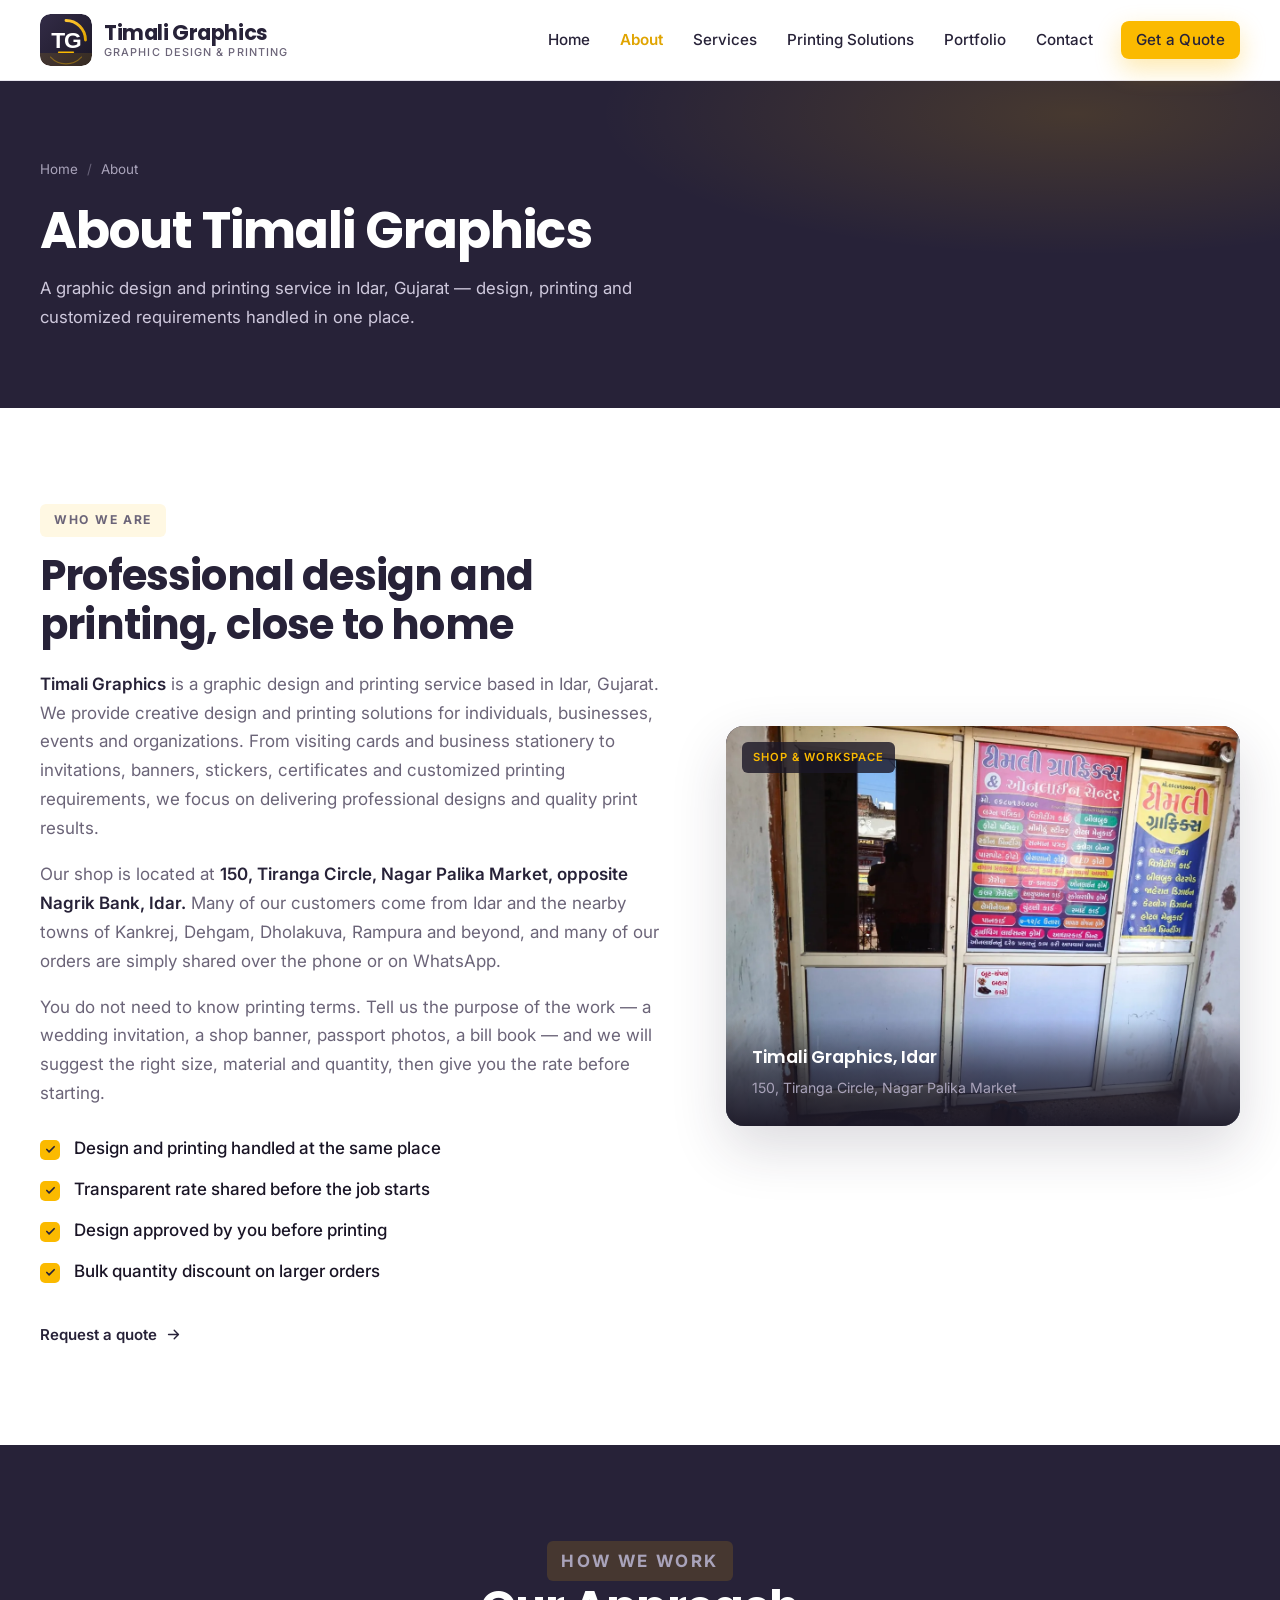
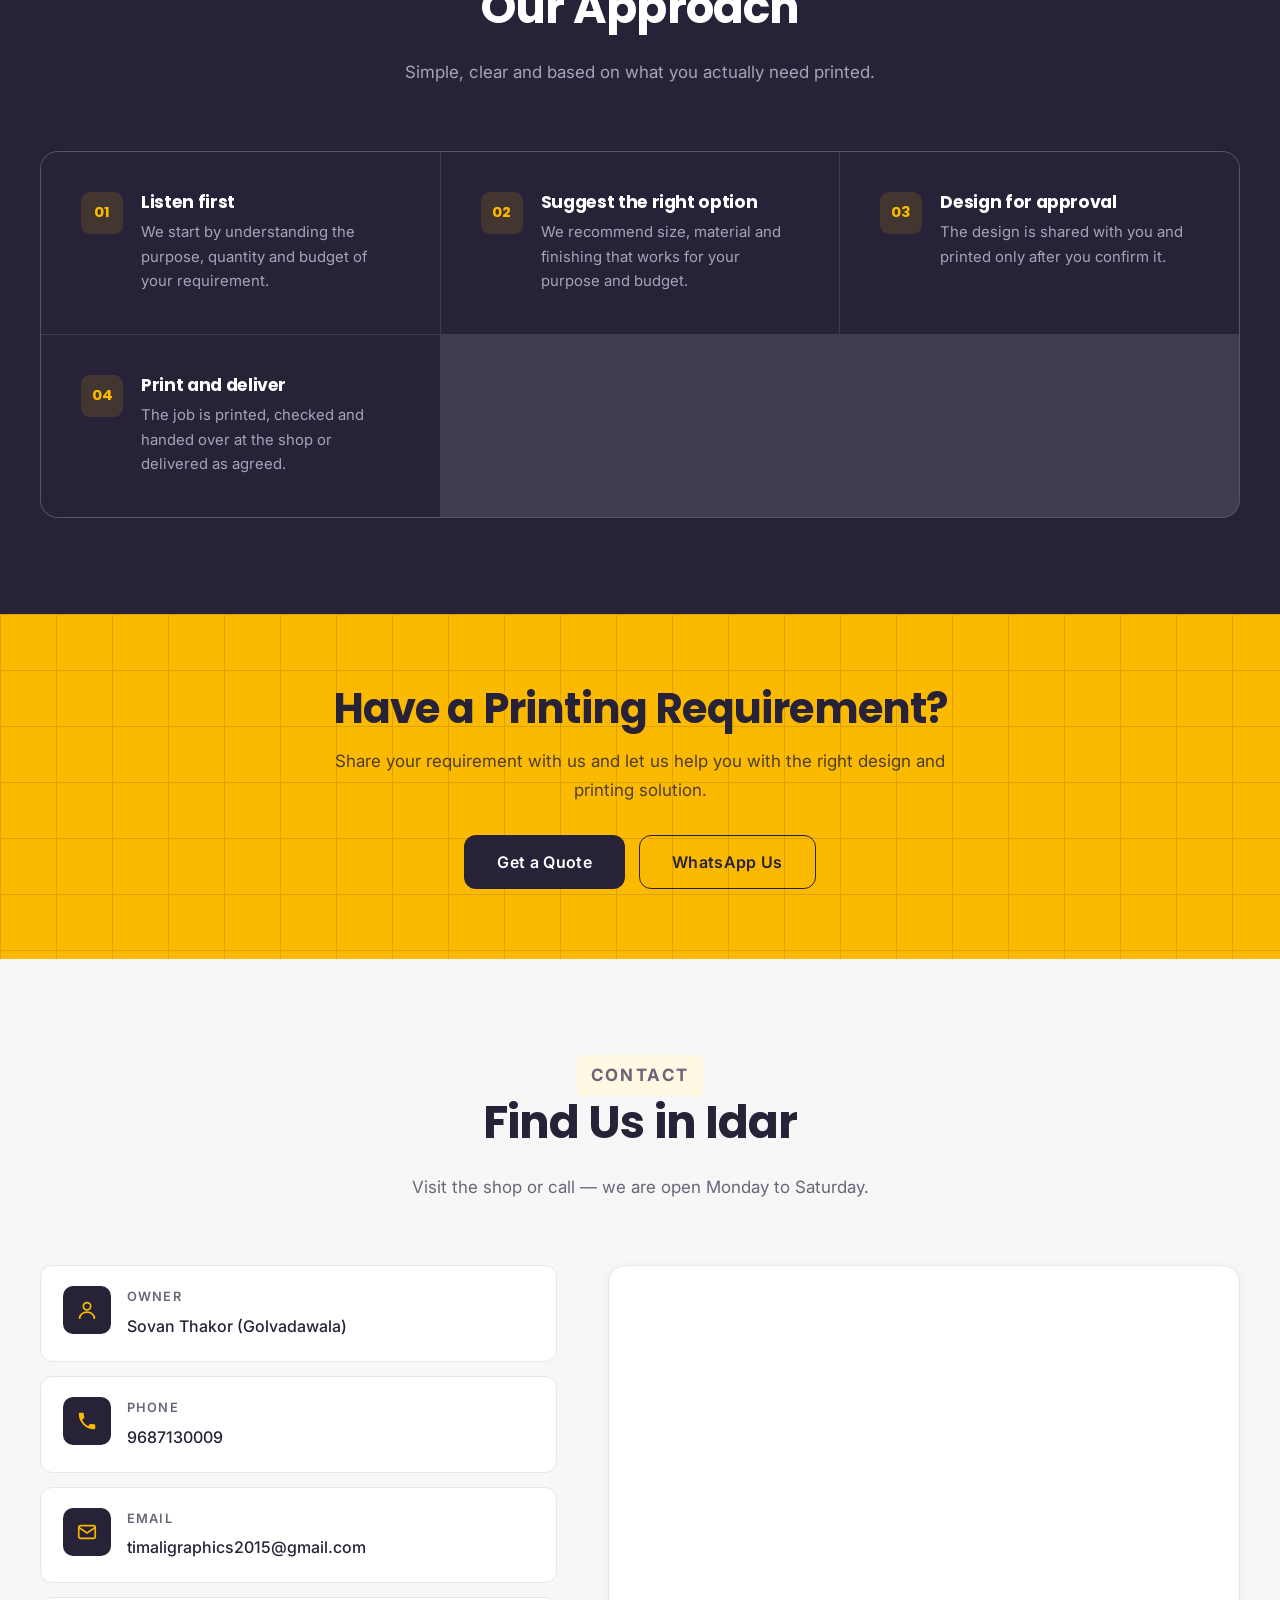
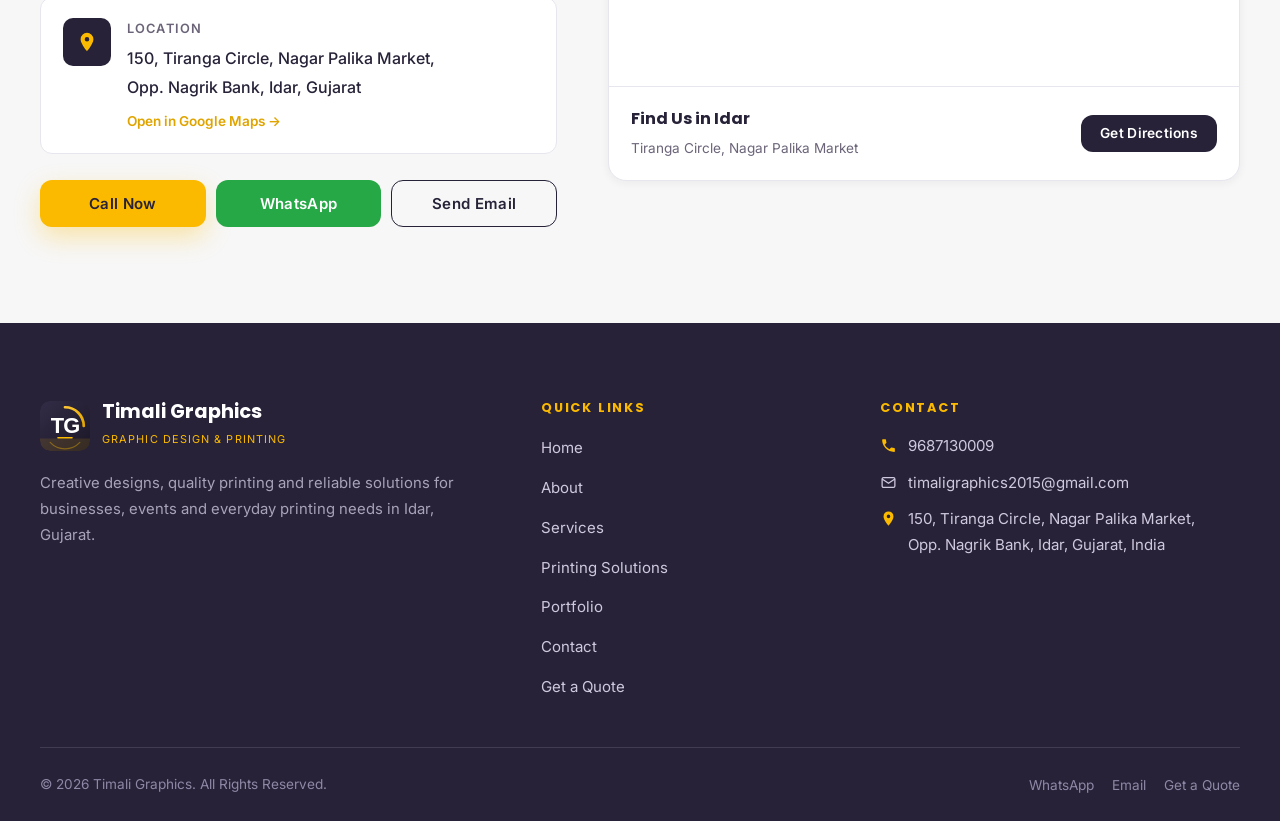
<file: about.html>
<!DOCTYPE html>
<html lang="en">
<head>
<meta charset="UTF-8">
<meta name="viewport" content="width=device-width, initial-scale=1.0">
<title>About Timali Graphics | Printing &amp; Design Studio in Idar</title>
<meta name="description" content="Learn about Timali Graphics, a graphic design and printing service in Idar, Gujarat offering business stationery, invitations, banners, stickers and certificates.">
<meta name="keywords" content="graphic design services in Idar, printing services in Idar, Timali Graphics, printing shop in Idar, visiting card printing Idar, wedding card Idar, banner printing Idar">
<meta name="author" content="Timali Graphics">
<meta name="robots" content="index, follow">
<meta name="theme-color" content="#272238">
<link rel="canonical" href="https://timali-graphics.web.app/about">
<meta property="og:type" content="website">
<meta property="og:site_name" content="Timali Graphics">
<meta property="og:title" content="About Timali Graphics | Printing &amp; Design Studio in Idar">
<meta property="og:description" content="Learn about Timali Graphics, a graphic design and printing service in Idar, Gujarat offering business stationery, invitations, banners, stickers and certificates.">
<meta property="og:image" content="assets/img/logo.svg">
<meta property="og:url" content="https://timali-graphics.web.app/about">
<meta name="twitter:card" content="summary_large_image">
<link rel="icon" type="image/svg+xml" href="assets/img/logo.svg">
<link rel="apple-touch-icon" href="assets/img/logo.svg">
<script>document.documentElement.className += ' js';</script>
<link rel="preconnect" href="https://fonts.googleapis.com">
<link rel="preconnect" href="https://fonts.gstatic.com" crossorigin>
<link href="https://fonts.googleapis.com/css2?family=Poppins:wght@600;700&family=Inter:wght@400;500;600&display=swap" rel="stylesheet">
<link rel="stylesheet" href="assets/css/style.css">
</head>
<body>

<header class="header">
  <div class="wrap header__in">
    <a class="brand" href="index.html">
      <img src="assets/img/logo.svg" alt="Timali Graphics logo" width="52" height="52">
      <span class="brand__txt">
        <b>Timali Graphics</b>
        <small>Graphic Design &amp; Printing</small>
      </span>
    </a>
    <nav class="nav" id="nav" aria-label="Main navigation">
      <a href="index.html">Home</a>
      <a href="about.html">About</a>
      <a href="services.html">Services</a>
      <a href="solutions.html">Printing Solutions</a>
      <a href="portfolio.html">Portfolio</a>
      <a href="contact.html">Contact</a>
      <a class="btn btn--primary btn--sm header__cta" href="quote.html">Get a Quote</a>
    </nav>
    <button class="burger" id="burger" aria-label="Open menu" aria-expanded="false" aria-controls="nav">
      <span></span><span></span><span></span>
    </button>
  </div>
</header>

<section class="phead">
  <div class="wrap">
    <ol class="crumbs">
      <li><a href="index.html">Home</a></li>
      <li>About</li>
    </ol>
    <h1>About Timali Graphics</h1>
    <p>A graphic design and printing service in Idar, Gujarat — design, printing and customized requirements handled in one place.</p>
  </div>
</section>

<section class="sec">
  <div class="wrap about__in">
    <div class="about__copy reveal">
      <p class="eyebrow">Who we are</p>
      <h2>Professional design and printing, close to home</h2>
      <p>
        <strong>Timali Graphics</strong> is a graphic design and printing service based in Idar, Gujarat.
        We provide creative design and printing solutions for individuals, businesses, events and organizations.
        From visiting cards and business stationery to invitations, banners, stickers, certificates and customized
        printing requirements, we focus on delivering professional designs and quality print results.
      </p>
      <p>
        Our shop is located at <strong>150, Tiranga Circle, Nagar Palika Market, opposite Nagrik Bank, Idar.</strong>
        Many of our customers come from Idar and the nearby towns of Kankrej, Dehgam, Dholakuva, Rampura and beyond,
        and many of our orders are simply shared over the phone or on WhatsApp.
      </p>
      <p>
        You do not need to know printing terms. Tell us the purpose of the work — a wedding invitation, a shop
        banner, passport photos, a bill book — and we will suggest the right size, material and quantity, then
        give you the rate before starting.
      </p>
      <ul class="ticks">
        <li>Design and printing handled at the same place</li>
        <li>Transparent rate shared before the job starts</li>
        <li>Design approved by you before printing</li>
        <li>Bulk quantity discount on larger orders</li>
      </ul>
      <a class="link-arrow" href="quote.html">Request a quote
        <svg viewBox="0 0 24 24"><path d="M5 12h13M13 6l6 6-6 6"/></svg></a>
    </div>

    <div class="figure reveal">
      <span class="figure__note">Shop &amp; Workspace</span>
      <img src="assets/img/shop.webp" alt="Timali Graphics shop at 150, Tiranga Circle, Nagar Palika Market, Idar" loading="lazy" width="1200" height="900">
      <div class="figure__cap">
        <b>Timali Graphics, Idar</b>
        <small>150, Tiranga Circle, Nagar Palika Market</small>
      </div>
    </div>
  </div>
</section>

<section class="sec bg-navy">
  <div class="wrap">
    <header class="sec__head reveal">
      <p class="eyebrow">How we work</p>
      <h2>Our Approach</h2>
      <p>Simple, clear and based on what you actually need printed.</p>
    </header>
    <div class="why__grid">
      <div class="why__item reveal"><span class="why__n">01</span><div><h3>Listen first</h3><p>We start by understanding the purpose, quantity and budget of your requirement.</p></div></div>
      <div class="why__item reveal"><span class="why__n">02</span><div><h3>Suggest the right option</h3><p>We recommend size, material and finishing that works for your purpose and budget.</p></div></div>
      <div class="why__item reveal"><span class="why__n">03</span><div><h3>Design for approval</h3><p>The design is shared with you and printed only after you confirm it.</p></div></div>
      <div class="why__item reveal"><span class="why__n">04</span><div><h3>Print and deliver</h3><p>The job is printed, checked and handed over at the shop or delivered as agreed.</p></div></div>
    </div>
  </div>
</section>

<section class="sec sec--tight cta">
  <div class="wrap cta__in">
    <h2 class="reveal">Have a Printing Requirement?</h2>
    <p class="reveal">Share your requirement with us and let us help you with the right design and printing solution.</p>
    <div class="cta__actions reveal">
      <a class="btn btn--dark btn--lg" href="quote.html">Get a Quote</a>
      <a class="btn btn--outline btn--lg" href="#" data-wa>WhatsApp Us</a>
    </div>
  </div>
</section>

<section class="sec bg-light" id="contact">
  <div class="wrap">
    <header class="sec__head reveal">
      <p class="eyebrow">Contact</p>
      <h2>Find Us in Idar</h2>
      <p>Visit the shop or call — we are open Monday to Saturday.</p>
    </header>
    <div class="contact__in">
      <div class="reveal">
        <div class="info-list">
          <div class="info-row">
            <span class="info-row__ic"><svg viewBox="0 0 24 24"><circle cx="12" cy="8" r="4" fill="none" stroke="currentColor" stroke-width="1.9"/><path d="M4 21c0-4 3.6-6.6 8-6.6s8 2.6 8 6.6" fill="none" stroke="currentColor" stroke-width="1.9" stroke-linecap="round"/></svg></span>
            <span><small>Owner</small><b>Sovan Thakor (Golvadawala)</b></span>
          </div>
          <a class="info-row" href="tel:+919687130009">
            <span class="info-row__ic"><svg viewBox="0 0 24 24"><path d="M6.6 10.8a15 15 0 0 0 6.6 6.6l2.2-2.2a1 1 0 0 1 1-.24 11.4 11.4 0 0 0 3.6.58 1 1 0 0 1 1 1V20a1 1 0 0 1-1 1A17 17 0 0 1 3 4a1 1 0 0 1 1-1h3.5a1 1 0 0 1 1 1 11.4 11.4 0 0 0 .58 3.6 1 1 0 0 1-.25 1z"/></svg></span>
            <span><small>Phone</small><b>9687130009</b></span>
          </a>
          <a class="info-row" href="mailto:timaligraphics2015@gmail.com">
            <span class="info-row__ic"><svg viewBox="0 0 24 24"><rect x="3" y="5" width="18" height="14" rx="2" fill="none" stroke="currentColor" stroke-width="1.8"/><path d="M3 7l9 6 9-6" fill="none" stroke="currentColor" stroke-width="1.8"/></svg></span>
            <span><small>Email</small><b>timaligraphics2015@gmail.com</b></span>
          </a>
          <a class="info-row" href="https://www.google.com/maps/search/?api=1&amp;query=Tiranga%20Circle%2C%20Nagar%20Palika%20Market%2C%20Idar%2C%20Gujarat" target="_blank" rel="noopener">
            <span class="info-row__ic"><svg viewBox="0 0 24 24"><path d="M12 2a7 7 0 0 0-7 7c0 5.2 7 13 7 13s7-7.8 7-13a7 7 0 0 0-7-7zm0 9.5A2.5 2.5 0 1 1 14.5 9 2.5 2.5 0 0 1 12 11.5z"/></svg></span>
            <span><small>Location</small><b>150, Tiranga Circle, Nagar Palika Market,<br>Opp. Nagrik Bank, Idar, Gujarat</b><em>Open in Google Maps →</em></span>
          </a>
        </div>
        <div class="contact__actions">
          <a class="btn btn--primary" href="tel:+919687130009">Call Now</a>
          <a class="btn btn--wa" href="#" data-wa>WhatsApp</a>
          <a class="btn btn--outline" href="mailto:timaligraphics2015@gmail.com">Send Email</a>
        </div>
      </div>
      <div class="map-card reveal">
        <iframe title="Timali Graphics location on Google Maps"
          src="https://www.google.com/maps?q=Tiranga%20Circle%2C%20Nagar%20Palika%20Market%2C%20Idar%2C%20Gujarat&amp;output=embed"
          loading="lazy" referrerpolicy="no-referrer-when-downgrade" allowfullscreen></iframe>
        <div class="map-card__bar">
          <span><b>Find Us in Idar</b><small>Tiranga Circle, Nagar Palika Market</small></span>
          <a class="btn btn--dark btn--sm" target="_blank" rel="noopener"
             href="https://www.google.com/maps/dir/?api=1&amp;destination=Tiranga%20Circle%2C%20Nagar%20Palika%20Market%2C%20Idar%2C%20Gujarat">Get Directions</a>
        </div>
      </div>
    </div>
  </div>
</section>

<footer class="footer">
  <div class="wrap">
    <div class="footer__grid">
      <div>
        <div class="footer__brand">
          <img src="assets/img/logo.svg" alt="" width="50" height="50">
          <span><b>Timali Graphics</b><small>Graphic Design &amp; Printing</small></span>
        </div>
        <p>Creative designs, quality printing and reliable solutions for businesses, events and everyday printing needs in Idar, Gujarat.</p>
      </div>
      <div>
        <h4>Quick Links</h4>
        <ul class="footer__links">
          <li><a href="index.html">Home</a></li>
          <li><a href="about.html">About</a></li>
          <li><a href="services.html">Services</a></li>
          <li><a href="solutions.html">Printing Solutions</a></li>
          <li><a href="portfolio.html">Portfolio</a></li>
          <li><a href="contact.html">Contact</a></li>
          <li><a href="quote.html">Get a Quote</a></li>
        </ul>
      </div>
      <div>
        <h4>Contact</h4>
        <ul class="footer__contact">
          <li><svg viewBox="0 0 24 24"><path d="M6.6 10.8a15 15 0 0 0 6.6 6.6l2.2-2.2a1 1 0 0 1 1-.24 11.4 11.4 0 0 0 3.6.58 1 1 0 0 1 1 1V20a1 1 0 0 1-1 1A17 17 0 0 1 3 4a1 1 0 0 1 1-1h3.5a1 1 0 0 1 1 1 11.4 11.4 0 0 0 .58 3.6 1 1 0 0 1-.25 1z"/></svg><a href="tel:+919687130009">9687130009</a></li>
          <li><svg viewBox="0 0 24 24"><rect x="3" y="5" width="18" height="14" rx="2" fill="none" stroke="currentColor" stroke-width="1.8"/><path d="M3 7l9 6 9-6" fill="none" stroke="currentColor" stroke-width="1.8"/></svg><a href="mailto:timaligraphics2015@gmail.com">timaligraphics2015@gmail.com</a></li>
          <li><svg viewBox="0 0 24 24"><path d="M12 2a7 7 0 0 0-7 7c0 5.2 7 13 7 13s7-7.8 7-13a7 7 0 0 0-7-7zm0 9.5A2.5 2.5 0 1 1 14.5 9 2.5 2.5 0 0 1 12 11.5z"/></svg><span>150, Tiranga Circle, Nagar Palika Market,<br>Opp. Nagrik Bank, Idar, Gujarat, India</span></li>
        </ul>
      </div>
    </div>
    <div class="footer__bottom">
      <p>© <span data-year>2026</span> Timali Graphics. All Rights Reserved.</p>
      <ul>
        <li><a href="#" data-wa>WhatsApp</a></li>
        <li><a href="mailto:timaligraphics2015@gmail.com">Email</a></li>
        <li><a href="quote.html">Get a Quote</a></li>
      </ul>
    </div>
  </div>
</footer>

<div class="sticky-cta">
  <div class="sticky-cta__in">
    <a class="btn btn--dark" href="tel:+919687130009">
      <svg class="i" viewBox="0 0 24 24"><path d="M6.6 10.8a15 15 0 0 0 6.6 6.6l2.2-2.2a1 1 0 0 1 1-.24 11.4 11.4 0 0 0 3.6.58 1 1 0 0 1 1 1V20a1 1 0 0 1-1 1A17 17 0 0 1 3 4a1 1 0 0 1 1-1h3.5a1 1 0 0 1 1 1 11.4 11.4 0 0 0 .58 3.6 1 1 0 0 1-.25 1z"/></svg>
      Call Now
    </a>
    <a class="btn btn--wa" href="#" data-wa>
      <svg class="i" viewBox="0 0 24 24"><path d="M12 2a10 10 0 0 0-8.6 15L2 22l5.2-1.4A10 10 0 1 0 12 2zm5.5 14c-.2.6-1.2 1.2-1.7 1.2-.5.1-1 .2-3.2-.7-2.7-1.1-4.4-3.9-4.5-4.1-.1-.2-1-1.4-1-2.6s.6-1.8.9-2.1c.2-.2.5-.3.7-.3h.5c.2 0 .4 0 .6.5l.8 2c.1.2.1.4 0 .6l-.4.5-.3.3c-.1.1-.3.3-.1.6.2.3.8 1.3 1.7 2.1 1.1 1 2 1.3 2.3 1.4.3.1.5.1.7-.1l.9-1.1c.2-.2.4-.2.6-.1l2 1c.2.1.4.2.4.3.1.2.1.7-.1 1.3z"/></svg>
      WhatsApp
    </a>
  </div>
</div>

<div class="lb" id="lightbox" role="dialog" aria-modal="true" aria-label="Portfolio image preview" aria-hidden="true">
  <button class="lb__close" type="button" aria-label="Close preview"><svg viewBox="0 0 24 24"><path d="M6 6l12 12M18 6 6 18"/></svg></button>
  <button class="lb__nav lb__nav--prev" type="button" aria-label="Previous image"><svg viewBox="0 0 24 24"><path d="m14 6-6 6 6 6"/></svg></button>
  <button class="lb__nav lb__nav--next" type="button" aria-label="Next image"><svg viewBox="0 0 24 24"><path d="m10 6 6 6-6 6"/></svg></button>
  <div class="lb__box">
    <img alt="">
    <div class="lb__cap"><span><b data-lb-title></b><small data-lb-cat></small></span></div>
  </div>
</div>

<script src="assets/js/main.js"></script>
</body>
</html>
</file>
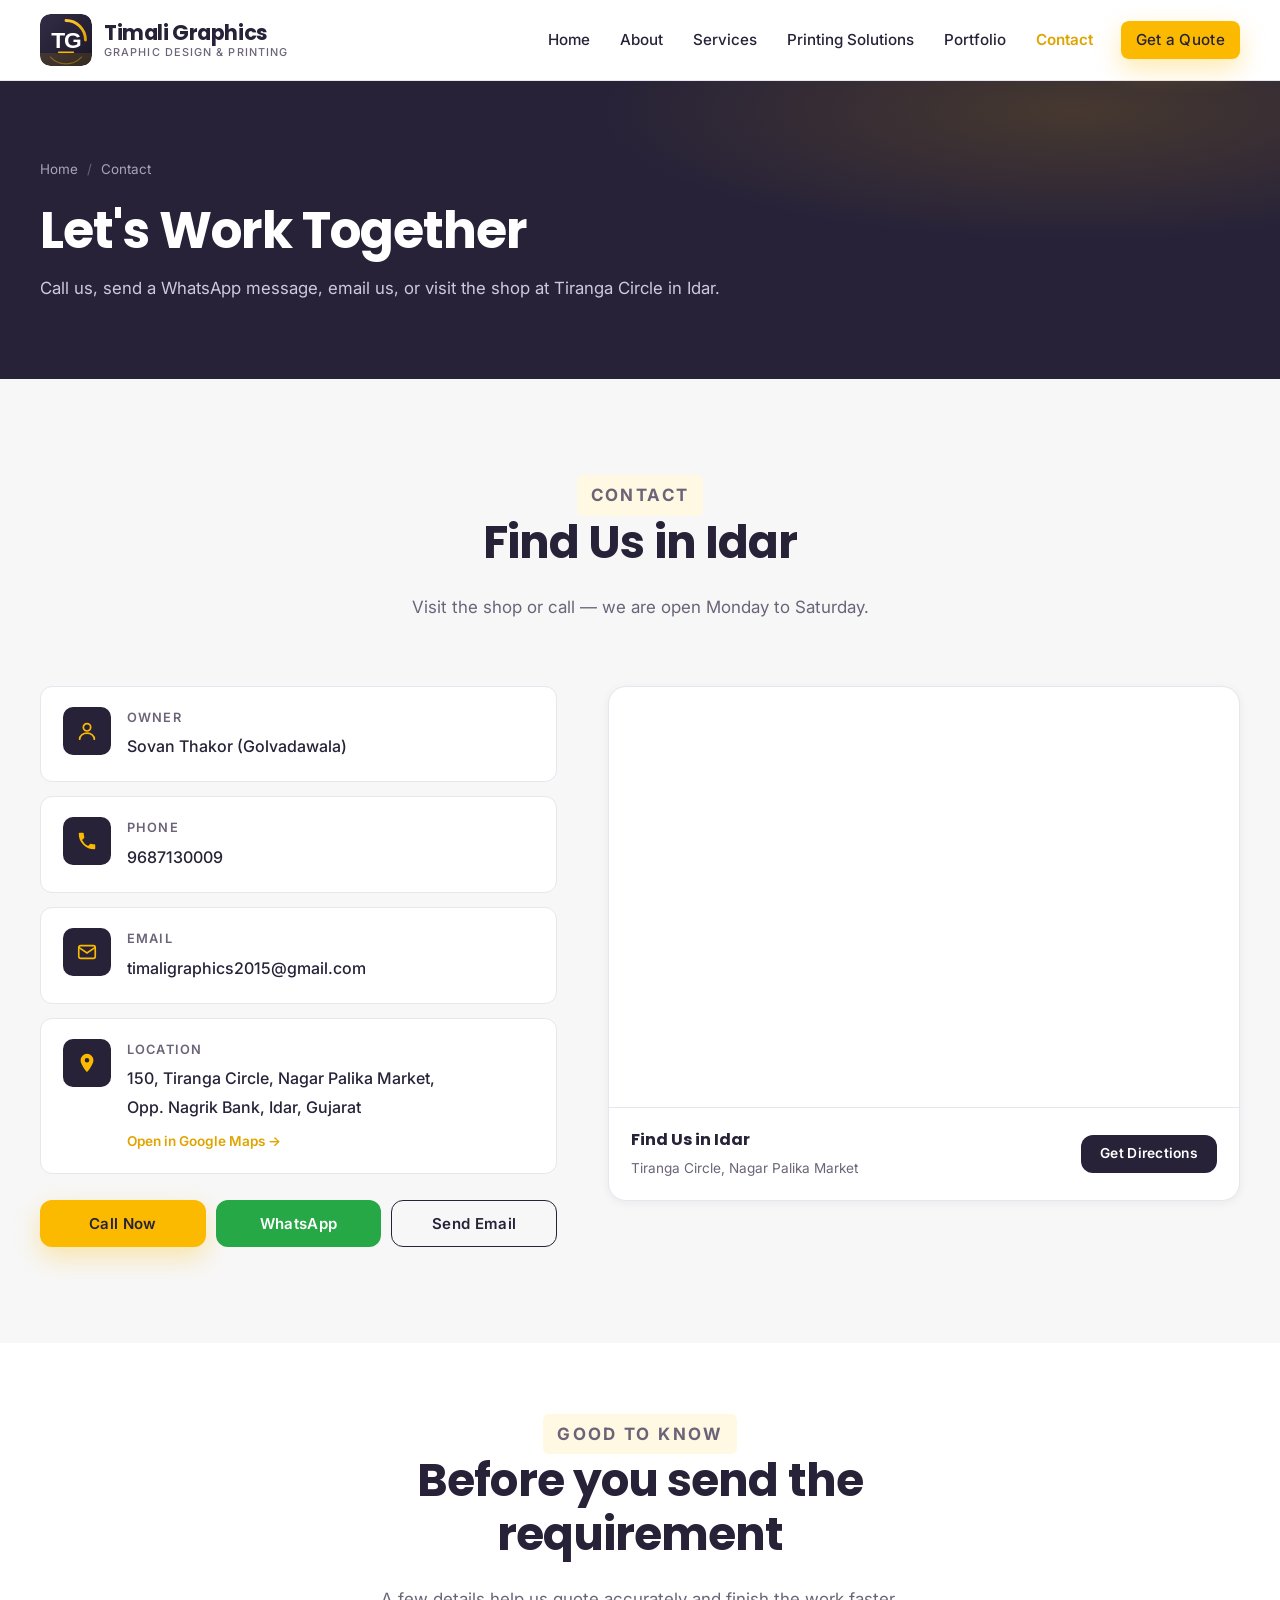
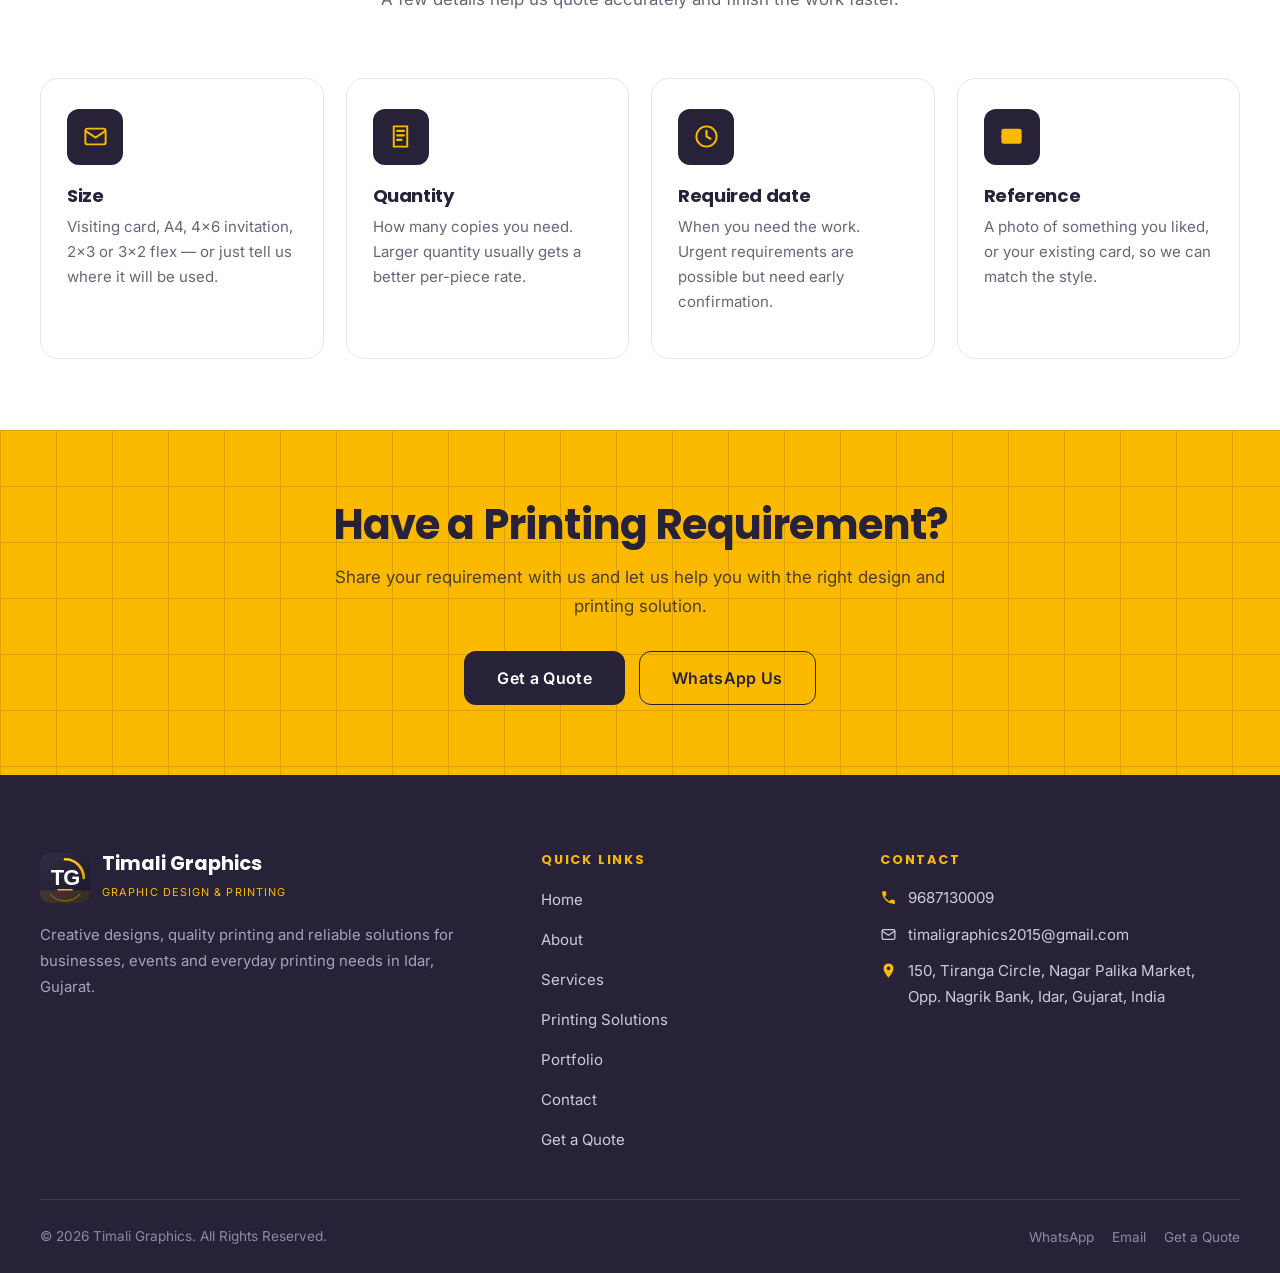
<file: contact.html>
<!DOCTYPE html>
<html lang="en">
<head>
<meta charset="UTF-8">
<meta name="viewport" content="width=device-width, initial-scale=1.0">
<title>Contact | Timali Graphics — Printing Studio in Idar, Gujarat</title>
<meta name="description" content="Contact Timali Graphics — call 9687130009, WhatsApp, email timaligraphics2015@gmail.com or visit 150, Tiranga Circle, Nagar Palika Market, Opp. Nagrik Bank, Idar, Gujarat.">
<meta name="keywords" content="graphic design services in Idar, printing services in Idar, Timali Graphics, printing shop in Idar, visiting card printing Idar, wedding card Idar, banner printing Idar">
<meta name="author" content="Timali Graphics">
<meta name="robots" content="index, follow">
<meta name="theme-color" content="#272238">
<link rel="canonical" href="https://timali-graphics.web.app/contact">
<meta property="og:type" content="website">
<meta property="og:site_name" content="Timali Graphics">
<meta property="og:title" content="Contact | Timali Graphics — Printing Studio in Idar, Gujarat">
<meta property="og:description" content="Contact Timali Graphics — call 9687130009, WhatsApp, email timaligraphics2015@gmail.com or visit 150, Tiranga Circle, Nagar Palika Market, Opp. Nagrik Bank, Idar, Gujarat.">
<meta property="og:image" content="assets/img/logo.svg">
<meta property="og:url" content="https://timali-graphics.web.app/contact">
<meta name="twitter:card" content="summary_large_image">
<link rel="icon" type="image/svg+xml" href="assets/img/logo.svg">
<link rel="apple-touch-icon" href="assets/img/logo.svg">
<script>document.documentElement.className += ' js';</script>
<link rel="preconnect" href="https://fonts.googleapis.com">
<link rel="preconnect" href="https://fonts.gstatic.com" crossorigin>
<link href="https://fonts.googleapis.com/css2?family=Poppins:wght@600;700&family=Inter:wght@400;500;600&display=swap" rel="stylesheet">
<link rel="stylesheet" href="assets/css/style.css">
</head>
<body>

<header class="header">
  <div class="wrap header__in">
    <a class="brand" href="index.html">
      <img src="assets/img/logo.svg" alt="Timali Graphics logo" width="52" height="52">
      <span class="brand__txt">
        <b>Timali Graphics</b>
        <small>Graphic Design &amp; Printing</small>
      </span>
    </a>
    <nav class="nav" id="nav" aria-label="Main navigation">
      <a href="index.html">Home</a>
      <a href="about.html">About</a>
      <a href="services.html">Services</a>
      <a href="solutions.html">Printing Solutions</a>
      <a href="portfolio.html">Portfolio</a>
      <a href="contact.html">Contact</a>
      <a class="btn btn--primary btn--sm header__cta" href="quote.html">Get a Quote</a>
    </nav>
    <button class="burger" id="burger" aria-label="Open menu" aria-expanded="false" aria-controls="nav">
      <span></span><span></span><span></span>
    </button>
  </div>
</header>

<section class="phead">
  <div class="wrap">
    <ol class="crumbs">
      <li><a href="index.html">Home</a></li>
      <li>Contact</li>
    </ol>
    <h1>Let's Work Together</h1>
    <p>Call us, send a WhatsApp message, email us, or visit the shop at Tiranga Circle in Idar.</p>
  </div>
</section>

<section class="sec bg-light" id="contact">
  <div class="wrap">
    <header class="sec__head reveal">
      <p class="eyebrow">Contact</p>
      <h2>Find Us in Idar</h2>
      <p>Visit the shop or call — we are open Monday to Saturday.</p>
    </header>
    <div class="contact__in">
      <div class="reveal">
        <div class="info-list">
          <div class="info-row">
            <span class="info-row__ic"><svg viewBox="0 0 24 24"><circle cx="12" cy="8" r="4" fill="none" stroke="currentColor" stroke-width="1.9"/><path d="M4 21c0-4 3.6-6.6 8-6.6s8 2.6 8 6.6" fill="none" stroke="currentColor" stroke-width="1.9" stroke-linecap="round"/></svg></span>
            <span><small>Owner</small><b>Sovan Thakor (Golvadawala)</b></span>
          </div>
          <a class="info-row" href="tel:+919687130009">
            <span class="info-row__ic"><svg viewBox="0 0 24 24"><path d="M6.6 10.8a15 15 0 0 0 6.6 6.6l2.2-2.2a1 1 0 0 1 1-.24 11.4 11.4 0 0 0 3.6.58 1 1 0 0 1 1 1V20a1 1 0 0 1-1 1A17 17 0 0 1 3 4a1 1 0 0 1 1-1h3.5a1 1 0 0 1 1 1 11.4 11.4 0 0 0 .58 3.6 1 1 0 0 1-.25 1z"/></svg></span>
            <span><small>Phone</small><b>9687130009</b></span>
          </a>
          <a class="info-row" href="mailto:timaligraphics2015@gmail.com">
            <span class="info-row__ic"><svg viewBox="0 0 24 24"><rect x="3" y="5" width="18" height="14" rx="2" fill="none" stroke="currentColor" stroke-width="1.8"/><path d="M3 7l9 6 9-6" fill="none" stroke="currentColor" stroke-width="1.8"/></svg></span>
            <span><small>Email</small><b>timaligraphics2015@gmail.com</b></span>
          </a>
          <a class="info-row" href="https://www.google.com/maps/search/?api=1&amp;query=Tiranga%20Circle%2C%20Nagar%20Palika%20Market%2C%20Idar%2C%20Gujarat" target="_blank" rel="noopener">
            <span class="info-row__ic"><svg viewBox="0 0 24 24"><path d="M12 2a7 7 0 0 0-7 7c0 5.2 7 13 7 13s7-7.8 7-13a7 7 0 0 0-7-7zm0 9.5A2.5 2.5 0 1 1 14.5 9 2.5 2.5 0 0 1 12 11.5z"/></svg></span>
            <span><small>Location</small><b>150, Tiranga Circle, Nagar Palika Market,<br>Opp. Nagrik Bank, Idar, Gujarat</b><em>Open in Google Maps →</em></span>
          </a>
        </div>
        <div class="contact__actions">
          <a class="btn btn--primary" href="tel:+919687130009">Call Now</a>
          <a class="btn btn--wa" href="#" data-wa>WhatsApp</a>
          <a class="btn btn--outline" href="mailto:timaligraphics2015@gmail.com">Send Email</a>
        </div>
      </div>
      <div class="map-card reveal">
        <iframe title="Timali Graphics location on Google Maps"
          src="https://www.google.com/maps?q=Tiranga%20Circle%2C%20Nagar%20Palika%20Market%2C%20Idar%2C%20Gujarat&amp;output=embed"
          loading="lazy" referrerpolicy="no-referrer-when-downgrade" allowfullscreen></iframe>
        <div class="map-card__bar">
          <span><b>Find Us in Idar</b><small>Tiranga Circle, Nagar Palika Market</small></span>
          <a class="btn btn--dark btn--sm" target="_blank" rel="noopener"
             href="https://www.google.com/maps/dir/?api=1&amp;destination=Tiranga%20Circle%2C%20Nagar%20Palika%20Market%2C%20Idar%2C%20Gujarat">Get Directions</a>
        </div>
      </div>
    </div>
  </div>
</section>

<section class="sec--tight">
  <div class="wrap">
    <header class="sec__head reveal">
      <p class="eyebrow">Good to know</p>
      <h2>Before you send the requirement</h2>
      <p>A few details help us quote accurately and finish the work faster.</p>
    </header>
    <div class="services__grid">
      <article class="svc reveal">
        <span class="svc__ic"><svg viewBox="0 0 24 24"><rect x="3" y="5" width="18" height="14" rx="2" fill="none" stroke="currentColor" stroke-width="1.7"/><path d="M3 7l9 6 9-6" fill="none" stroke="currentColor" stroke-width="1.7"/></svg></span>
        <h3>Size</h3>
        <p>Visiting card, A4, 4×6 invitation, 2×3 or 3×2 flex — or just tell us where it will be used.</p>
      </article>
      <article class="svc reveal">
        <span class="svc__ic"><svg viewBox="0 0 24 24"><path d="M6 3h12v18H6z" fill="none" stroke="currentColor" stroke-width="1.7"/><path d="M9 7h6M9 11h6M9 15h4" stroke="#FBBA00" stroke-width="1.8" stroke-linecap="round"/></svg></span>
        <h3>Quantity</h3>
        <p>How many copies you need. Larger quantity usually gets a better per-piece rate.</p>
      </article>
      <article class="svc reveal">
        <span class="svc__ic"><svg viewBox="0 0 24 24"><circle cx="12" cy="12" r="9" fill="none" stroke="currentColor" stroke-width="1.7"/><path d="M12 7v5l3.5 2" fill="none" stroke="#FBBA00" stroke-width="1.9" stroke-linecap="round"/></svg></span>
        <h3>Required date</h3>
        <p>When you need the work. Urgent requirements are possible but need early confirmation.</p>
      </article>
      <article class="svc reveal">
        <span class="svc__ic"><svg viewBox="0 0 24 24"><path d="M3 16.5V7a2 2 0 0 1 2-2h14a2 2 0 0 1 2 2v9.5a2 2 0 0 1-2 2H5a2 2 0 0 1-2-2z"/><path d="M3 12h18" stroke="#FBBA00" stroke-width="1.8"/><path d="M7 9h4" stroke="currentColor" stroke-width="1.7" stroke-linecap="round"/></svg></span>
        <h3>Reference</h3>
        <p>A photo of something you liked, or your existing card, so we can match the style.</p>
      </article>
    </div>
  </div>
</section>

<section class="sec sec--tight cta">
  <div class="wrap cta__in">
    <h2 class="reveal">Have a Printing Requirement?</h2>
    <p class="reveal">Share your requirement with us and let us help you with the right design and printing solution.</p>
    <div class="cta__actions reveal">
      <a class="btn btn--dark btn--lg" href="quote.html">Get a Quote</a>
      <a class="btn btn--outline btn--lg" href="#" data-wa>WhatsApp Us</a>
    </div>
  </div>
</section>

<footer class="footer">
  <div class="wrap">
    <div class="footer__grid">
      <div>
        <div class="footer__brand">
          <img src="assets/img/logo.svg" alt="" width="50" height="50">
          <span><b>Timali Graphics</b><small>Graphic Design &amp; Printing</small></span>
        </div>
        <p>Creative designs, quality printing and reliable solutions for businesses, events and everyday printing needs in Idar, Gujarat.</p>
      </div>
      <div>
        <h4>Quick Links</h4>
        <ul class="footer__links">
          <li><a href="index.html">Home</a></li>
          <li><a href="about.html">About</a></li>
          <li><a href="services.html">Services</a></li>
          <li><a href="solutions.html">Printing Solutions</a></li>
          <li><a href="portfolio.html">Portfolio</a></li>
          <li><a href="contact.html">Contact</a></li>
          <li><a href="quote.html">Get a Quote</a></li>
        </ul>
      </div>
      <div>
        <h4>Contact</h4>
        <ul class="footer__contact">
          <li><svg viewBox="0 0 24 24"><path d="M6.6 10.8a15 15 0 0 0 6.6 6.6l2.2-2.2a1 1 0 0 1 1-.24 11.4 11.4 0 0 0 3.6.58 1 1 0 0 1 1 1V20a1 1 0 0 1-1 1A17 17 0 0 1 3 4a1 1 0 0 1 1-1h3.5a1 1 0 0 1 1 1 11.4 11.4 0 0 0 .58 3.6 1 1 0 0 1-.25 1z"/></svg><a href="tel:+919687130009">9687130009</a></li>
          <li><svg viewBox="0 0 24 24"><rect x="3" y="5" width="18" height="14" rx="2" fill="none" stroke="currentColor" stroke-width="1.8"/><path d="M3 7l9 6 9-6" fill="none" stroke="currentColor" stroke-width="1.8"/></svg><a href="mailto:timaligraphics2015@gmail.com">timaligraphics2015@gmail.com</a></li>
          <li><svg viewBox="0 0 24 24"><path d="M12 2a7 7 0 0 0-7 7c0 5.2 7 13 7 13s7-7.8 7-13a7 7 0 0 0-7-7zm0 9.5A2.5 2.5 0 1 1 14.5 9 2.5 2.5 0 0 1 12 11.5z"/></svg><span>150, Tiranga Circle, Nagar Palika Market,<br>Opp. Nagrik Bank, Idar, Gujarat, India</span></li>
        </ul>
      </div>
    </div>
    <div class="footer__bottom">
      <p>© <span data-year>2026</span> Timali Graphics. All Rights Reserved.</p>
      <ul>
        <li><a href="#" data-wa>WhatsApp</a></li>
        <li><a href="mailto:timaligraphics2015@gmail.com">Email</a></li>
        <li><a href="quote.html">Get a Quote</a></li>
      </ul>
    </div>
  </div>
</footer>

<div class="sticky-cta">
  <div class="sticky-cta__in">
    <a class="btn btn--dark" href="tel:+919687130009">
      <svg class="i" viewBox="0 0 24 24"><path d="M6.6 10.8a15 15 0 0 0 6.6 6.6l2.2-2.2a1 1 0 0 1 1-.24 11.4 11.4 0 0 0 3.6.58 1 1 0 0 1 1 1V20a1 1 0 0 1-1 1A17 17 0 0 1 3 4a1 1 0 0 1 1-1h3.5a1 1 0 0 1 1 1 11.4 11.4 0 0 0 .58 3.6 1 1 0 0 1-.25 1z"/></svg>
      Call Now
    </a>
    <a class="btn btn--wa" href="#" data-wa>
      <svg class="i" viewBox="0 0 24 24"><path d="M12 2a10 10 0 0 0-8.6 15L2 22l5.2-1.4A10 10 0 1 0 12 2zm5.5 14c-.2.6-1.2 1.2-1.7 1.2-.5.1-1 .2-3.2-.7-2.7-1.1-4.4-3.9-4.5-4.1-.1-.2-1-1.4-1-2.6s.6-1.8.9-2.1c.2-.2.5-.3.7-.3h.5c.2 0 .4 0 .6.5l.8 2c.1.2.1.4 0 .6l-.4.5-.3.3c-.1.1-.3.3-.1.6.2.3.8 1.3 1.7 2.1 1.1 1 2 1.3 2.3 1.4.3.1.5.1.7-.1l.9-1.1c.2-.2.4-.2.6-.1l2 1c.2.1.4.2.4.3.1.2.1.7-.1 1.3z"/></svg>
      WhatsApp
    </a>
  </div>
</div>

<div class="lb" id="lightbox" role="dialog" aria-modal="true" aria-label="Portfolio image preview" aria-hidden="true">
  <button class="lb__close" type="button" aria-label="Close preview"><svg viewBox="0 0 24 24"><path d="M6 6l12 12M18 6 6 18"/></svg></button>
  <button class="lb__nav lb__nav--prev" type="button" aria-label="Previous image"><svg viewBox="0 0 24 24"><path d="m14 6-6 6 6 6"/></svg></button>
  <button class="lb__nav lb__nav--next" type="button" aria-label="Next image"><svg viewBox="0 0 24 24"><path d="m10 6 6 6-6 6"/></svg></button>
  <div class="lb__box">
    <img alt="">
    <div class="lb__cap"><span><b data-lb-title></b><small data-lb-cat></small></span></div>
  </div>
</div>

<script src="assets/js/main.js"></script>
</body>
</html>
</file>
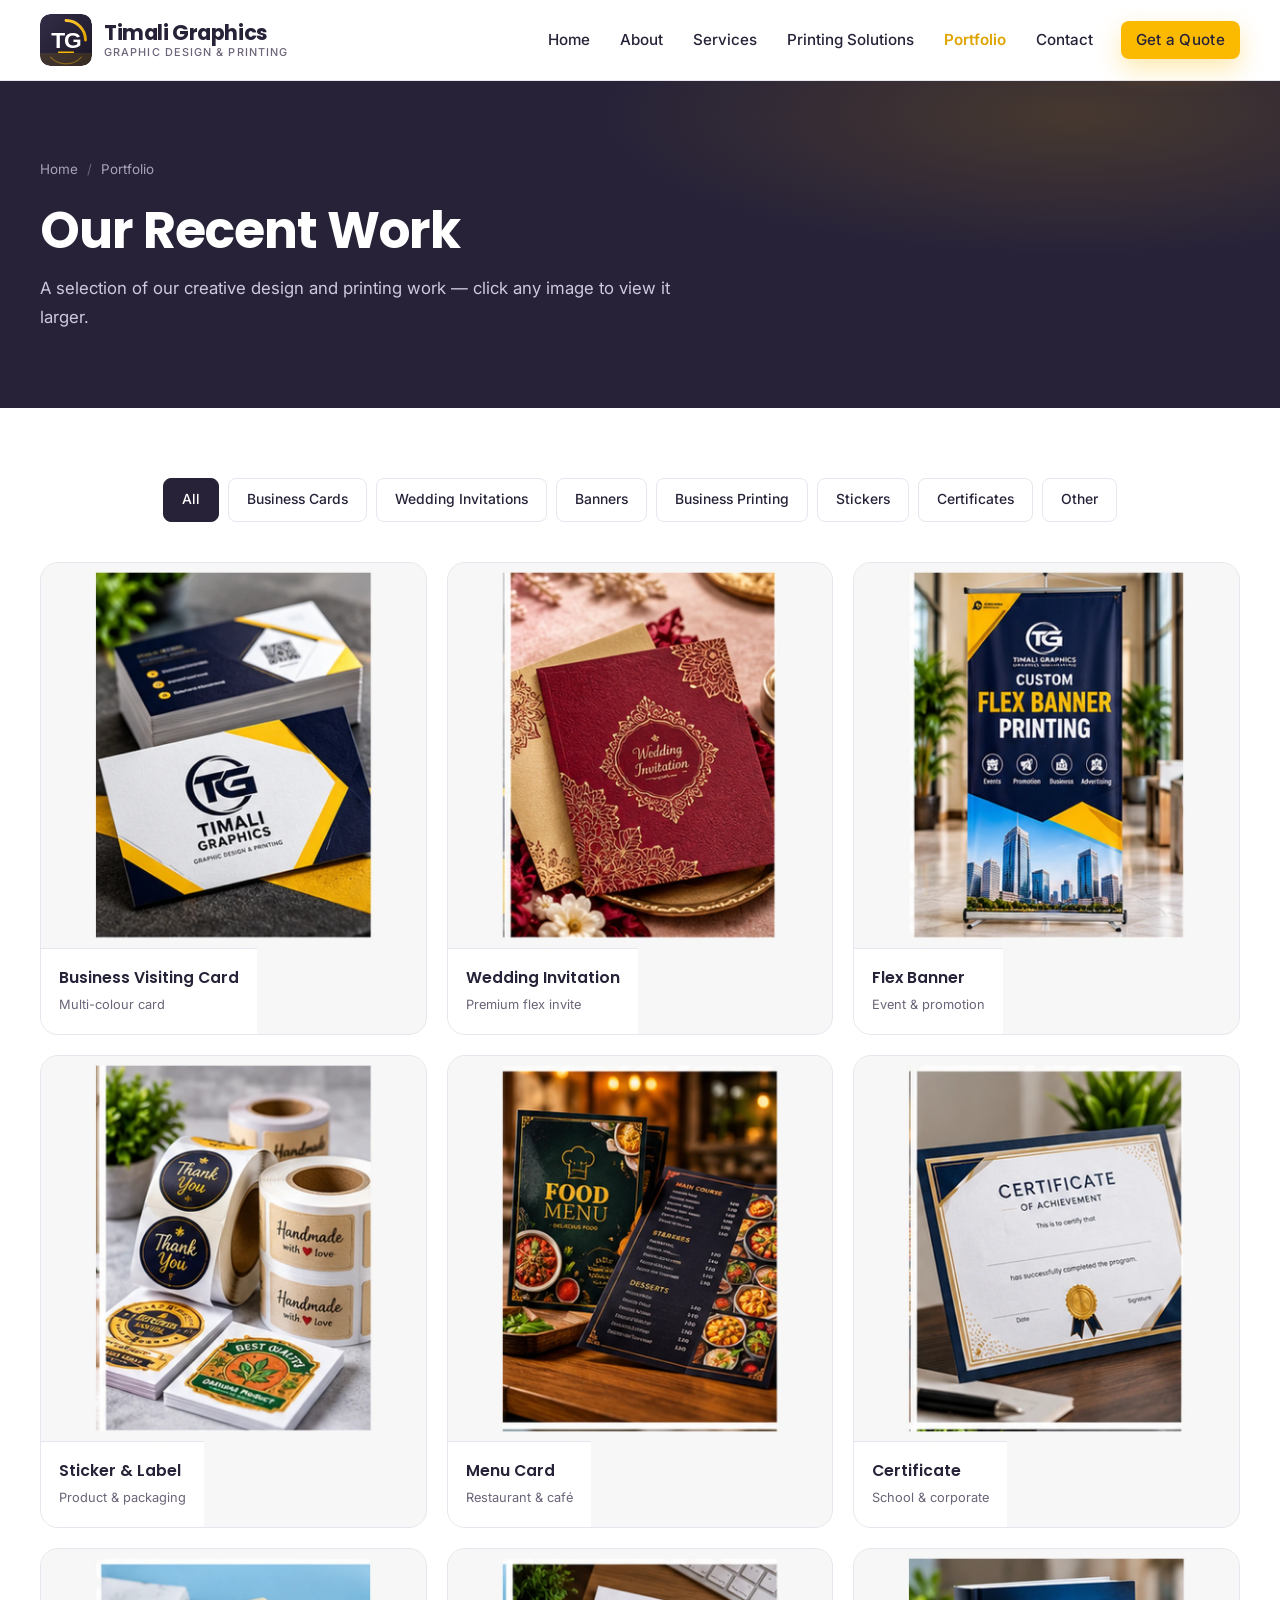
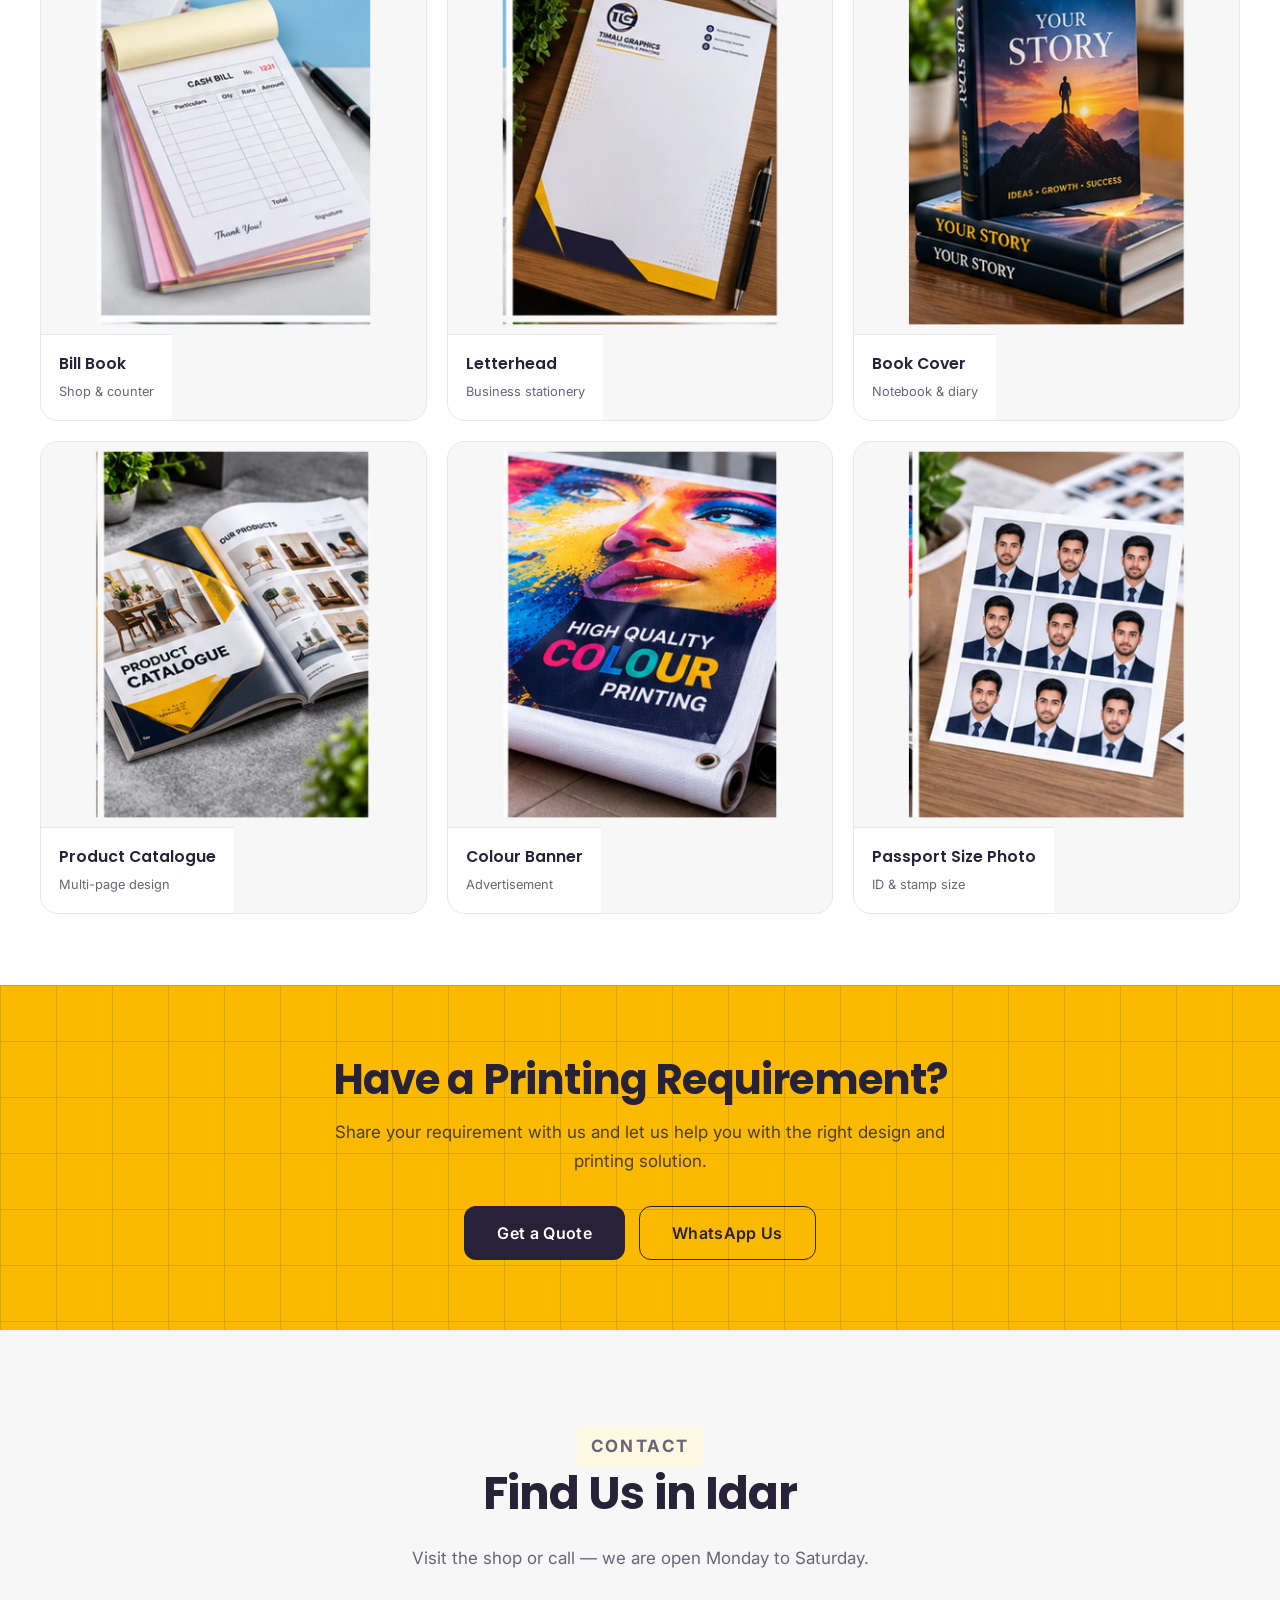
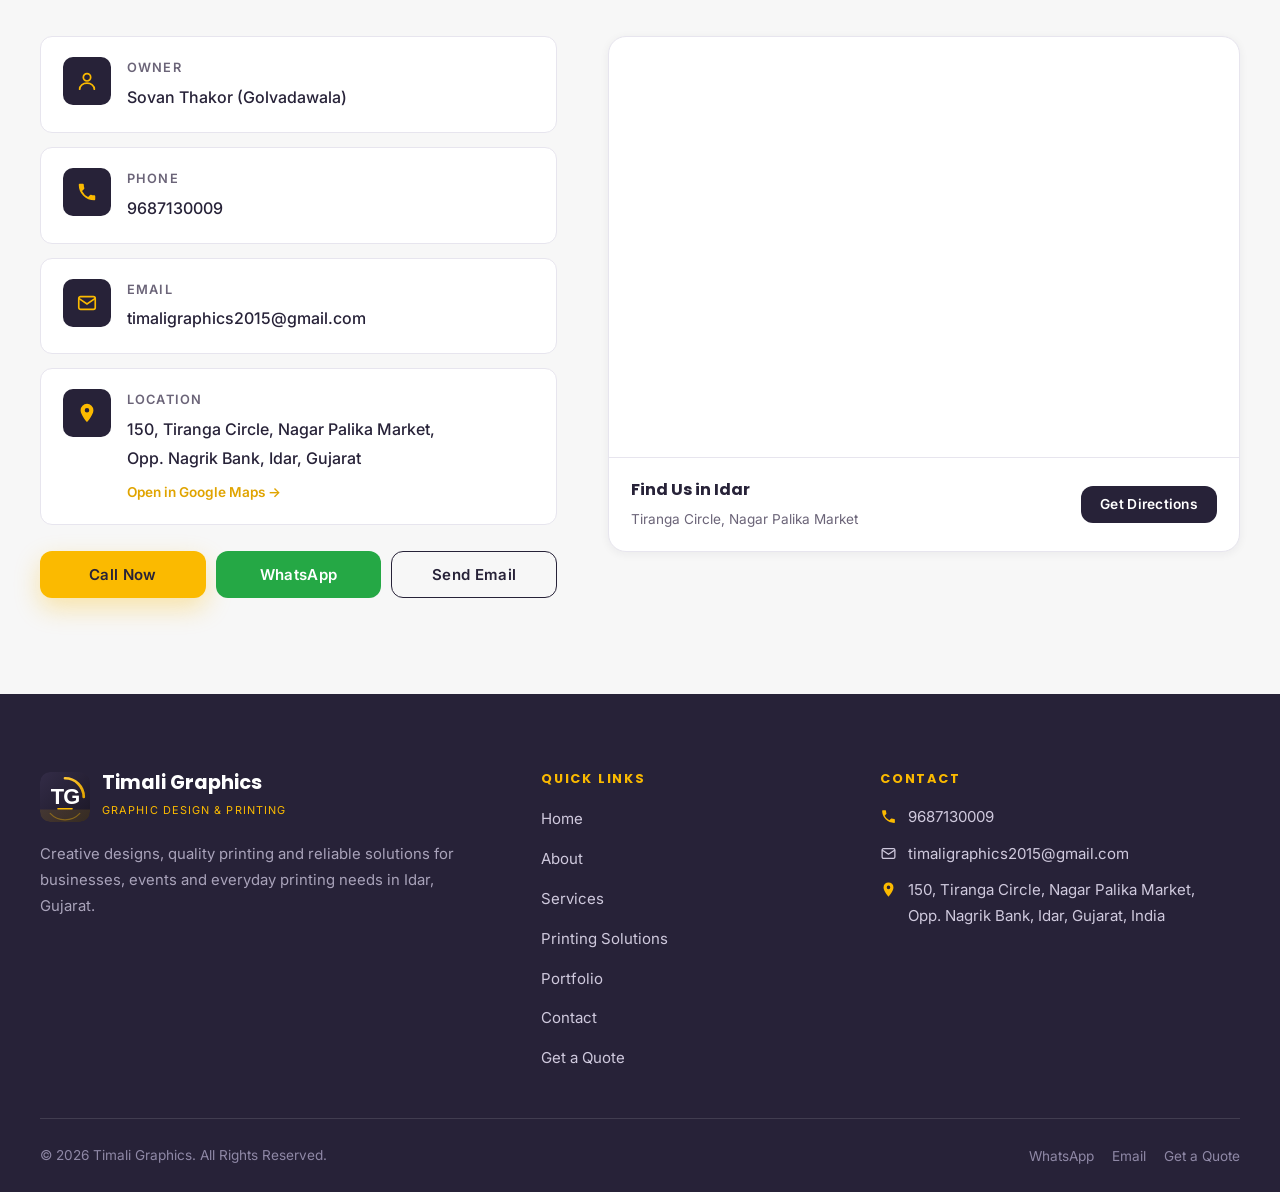
<file: portfolio.html>
<!DOCTYPE html>
<html lang="en">
<head>
<meta charset="UTF-8">
<meta name="viewport" content="width=device-width, initial-scale=1.0">
<title>Portfolio | Timali Graphics — Our Recent Work in Idar</title>
<meta name="description" content="A selection of graphic design and printing work by Timali Graphics, Idar — visiting cards, wedding invitations, banners, stickers, certificates, catalogues and more.">
<meta name="keywords" content="graphic design services in Idar, printing services in Idar, Timali Graphics, printing shop in Idar, visiting card printing Idar, wedding card Idar, banner printing Idar">
<meta name="author" content="Timali Graphics">
<meta name="robots" content="index, follow">
<meta name="theme-color" content="#272238">
<link rel="canonical" href="https://timali-graphics.web.app/portfolio">
<meta property="og:type" content="website">
<meta property="og:site_name" content="Timali Graphics">
<meta property="og:title" content="Portfolio | Timali Graphics — Our Recent Work in Idar">
<meta property="og:description" content="A selection of graphic design and printing work by Timali Graphics, Idar — visiting cards, wedding invitations, banners, stickers, certificates, catalogues and more.">
<meta property="og:image" content="assets/img/logo.svg">
<meta property="og:url" content="https://timali-graphics.web.app/portfolio">
<meta name="twitter:card" content="summary_large_image">
<link rel="icon" type="image/svg+xml" href="assets/img/logo.svg">
<link rel="apple-touch-icon" href="assets/img/logo.svg">
<script>document.documentElement.className += ' js';</script>
<link rel="preconnect" href="https://fonts.googleapis.com">
<link rel="preconnect" href="https://fonts.gstatic.com" crossorigin>
<link href="https://fonts.googleapis.com/css2?family=Poppins:wght@600;700&family=Inter:wght@400;500;600&display=swap" rel="stylesheet">
<link rel="stylesheet" href="assets/css/style.css">
</head>
<body>

<header class="header">
  <div class="wrap header__in">
    <a class="brand" href="index.html">
      <img src="assets/img/logo.svg" alt="Timali Graphics logo" width="52" height="52">
      <span class="brand__txt">
        <b>Timali Graphics</b>
        <small>Graphic Design &amp; Printing</small>
      </span>
    </a>
    <nav class="nav" id="nav" aria-label="Main navigation">
      <a href="index.html">Home</a>
      <a href="about.html">About</a>
      <a href="services.html">Services</a>
      <a href="solutions.html">Printing Solutions</a>
      <a href="portfolio.html">Portfolio</a>
      <a href="contact.html">Contact</a>
      <a class="btn btn--primary btn--sm header__cta" href="quote.html">Get a Quote</a>
    </nav>
    <button class="burger" id="burger" aria-label="Open menu" aria-expanded="false" aria-controls="nav">
      <span></span><span></span><span></span>
    </button>
  </div>
</header>

<section class="phead">
  <div class="wrap">
    <ol class="crumbs">
      <li><a href="index.html">Home</a></li>
      <li>Portfolio</li>
    </ol>
    <h1>Our Recent Work</h1>
    <p>A selection of our creative design and printing work — click any image to view it larger.</p>
  </div>
</section>

<section class="sec--tight">
  <div class="wrap">
    <div class="filters reveal" data-filters role="group" aria-label="Filter portfolio by category">
      <button class="filter active" data-filter="all" aria-pressed="true">All</button>
      <button class="filter" data-filter="cards" aria-pressed="false">Business Cards</button>
      <button class="filter" data-filter="invitation" aria-pressed="false">Wedding Invitations</button>
      <button class="filter" data-filter="banner" aria-pressed="false">Banners</button>
      <button class="filter" data-filter="stationery" aria-pressed="false">Business Printing</button>
      <button class="filter" data-filter="sticker" aria-pressed="false">Stickers</button>
      <button class="filter" data-filter="certificate" aria-pressed="false">Certificates</button>
      <button class="filter" data-filter="other" aria-pressed="false">Other</button>
    </div>

    <div class="pf-grid">
      <button class="pf-item reveal" data-cat="cards" data-cat-label="Business Cards"
              data-title="Business Visiting Card" data-full="assets/img/portfolio/01-visiting-card.webp">
        <span class="pf-item__zoom"><svg viewBox="0 0 24 24"><circle cx="11" cy="11" r="7"/><path d="m20 20-3.5-3.5M11 8v6M8 11h6"/></svg></span>
        <img src="assets/img/portfolio/01-visiting-card.webp" alt="Business Visiting Card designed and printed by Timali Graphics, Idar" loading="lazy" width="800" height="600">
        <span class="pf-item__body"><b>Business Visiting Card</b><small>Multi-colour card</small></span>
      </button>
      <button class="pf-item reveal" data-cat="invitation" data-cat-label="Wedding Invitations"
              data-title="Wedding Invitation" data-full="assets/img/portfolio/02-wedding-invitation.webp">
        <span class="pf-item__zoom"><svg viewBox="0 0 24 24"><circle cx="11" cy="11" r="7"/><path d="m20 20-3.5-3.5M11 8v6M8 11h6"/></svg></span>
        <img src="assets/img/portfolio/02-wedding-invitation.webp" alt="Wedding Invitation designed and printed by Timali Graphics, Idar" loading="lazy" width="800" height="600">
        <span class="pf-item__body"><b>Wedding Invitation</b><small>Premium flex invite</small></span>
      </button>
      <button class="pf-item reveal" data-cat="banner" data-cat-label="Banners"
              data-title="Flex Banner" data-full="assets/img/portfolio/03-flex-banner.webp">
        <span class="pf-item__zoom"><svg viewBox="0 0 24 24"><circle cx="11" cy="11" r="7"/><path d="m20 20-3.5-3.5M11 8v6M8 11h6"/></svg></span>
        <img src="assets/img/portfolio/03-flex-banner.webp" alt="Flex Banner designed and printed by Timali Graphics, Idar" loading="lazy" width="800" height="600">
        <span class="pf-item__body"><b>Flex Banner</b><small>Event &amp; promotion</small></span>
      </button>
      <button class="pf-item reveal" data-cat="sticker" data-cat-label="Stickers"
              data-title="Sticker &amp; Label" data-full="assets/img/portfolio/04-sticker.webp">
        <span class="pf-item__zoom"><svg viewBox="0 0 24 24"><circle cx="11" cy="11" r="7"/><path d="m20 20-3.5-3.5M11 8v6M8 11h6"/></svg></span>
        <img src="assets/img/portfolio/04-sticker.webp" alt="Sticker &amp; Label designed and printed by Timali Graphics, Idar" loading="lazy" width="800" height="600">
        <span class="pf-item__body"><b>Sticker &amp; Label</b><small>Product &amp; packaging</small></span>
      </button>
      <button class="pf-item reveal" data-cat="stationery" data-cat-label="Business Printing"
              data-title="Menu Card" data-full="assets/img/portfolio/05-menu-card.webp">
        <span class="pf-item__zoom"><svg viewBox="0 0 24 24"><circle cx="11" cy="11" r="7"/><path d="m20 20-3.5-3.5M11 8v6M8 11h6"/></svg></span>
        <img src="assets/img/portfolio/05-menu-card.webp" alt="Menu Card designed and printed by Timali Graphics, Idar" loading="lazy" width="800" height="600">
        <span class="pf-item__body"><b>Menu Card</b><small>Restaurant &amp; café</small></span>
      </button>
      <button class="pf-item reveal" data-cat="certificate" data-cat-label="Certificates"
              data-title="Certificate" data-full="assets/img/portfolio/06-certificate.webp">
        <span class="pf-item__zoom"><svg viewBox="0 0 24 24"><circle cx="11" cy="11" r="7"/><path d="m20 20-3.5-3.5M11 8v6M8 11h6"/></svg></span>
        <img src="assets/img/portfolio/06-certificate.webp" alt="Certificate designed and printed by Timali Graphics, Idar" loading="lazy" width="800" height="600">
        <span class="pf-item__body"><b>Certificate</b><small>School &amp; corporate</small></span>
      </button>
      <button class="pf-item reveal" data-cat="stationery" data-cat-label="Business Printing"
              data-title="Bill Book" data-full="assets/img/portfolio/07-bill-book.webp">
        <span class="pf-item__zoom"><svg viewBox="0 0 24 24"><circle cx="11" cy="11" r="7"/><path d="m20 20-3.5-3.5M11 8v6M8 11h6"/></svg></span>
        <img src="assets/img/portfolio/07-bill-book.webp" alt="Bill Book designed and printed by Timali Graphics, Idar" loading="lazy" width="800" height="600">
        <span class="pf-item__body"><b>Bill Book</b><small>Shop &amp; counter</small></span>
      </button>
      <button class="pf-item reveal" data-cat="stationery" data-cat-label="Business Printing"
              data-title="Letterhead" data-full="assets/img/portfolio/08-letterhead.webp">
        <span class="pf-item__zoom"><svg viewBox="0 0 24 24"><circle cx="11" cy="11" r="7"/><path d="m20 20-3.5-3.5M11 8v6M8 11h6"/></svg></span>
        <img src="assets/img/portfolio/08-letterhead.webp" alt="Letterhead designed and printed by Timali Graphics, Idar" loading="lazy" width="800" height="600">
        <span class="pf-item__body"><b>Letterhead</b><small>Business stationery</small></span>
      </button>
      <button class="pf-item reveal" data-cat="other" data-cat-label="Other"
              data-title="Book Cover" data-full="assets/img/portfolio/09-book-cover.webp">
        <span class="pf-item__zoom"><svg viewBox="0 0 24 24"><circle cx="11" cy="11" r="7"/><path d="m20 20-3.5-3.5M11 8v6M8 11h6"/></svg></span>
        <img src="assets/img/portfolio/09-book-cover.webp" alt="Book Cover designed and printed by Timali Graphics, Idar" loading="lazy" width="800" height="600">
        <span class="pf-item__body"><b>Book Cover</b><small>Notebook &amp; diary</small></span>
      </button>
      <button class="pf-item reveal" data-cat="other" data-cat-label="Other"
              data-title="Product Catalogue" data-full="assets/img/portfolio/10-catalogue.webp">
        <span class="pf-item__zoom"><svg viewBox="0 0 24 24"><circle cx="11" cy="11" r="7"/><path d="m20 20-3.5-3.5M11 8v6M8 11h6"/></svg></span>
        <img src="assets/img/portfolio/10-catalogue.webp" alt="Product Catalogue designed and printed by Timali Graphics, Idar" loading="lazy" width="800" height="600">
        <span class="pf-item__body"><b>Product Catalogue</b><small>Multi-page design</small></span>
      </button>
      <button class="pf-item reveal" data-cat="banner" data-cat-label="Banners"
              data-title="Colour Banner" data-full="assets/img/portfolio/11-colour-banner.webp">
        <span class="pf-item__zoom"><svg viewBox="0 0 24 24"><circle cx="11" cy="11" r="7"/><path d="m20 20-3.5-3.5M11 8v6M8 11h6"/></svg></span>
        <img src="assets/img/portfolio/11-colour-banner.webp" alt="Colour Banner designed and printed by Timali Graphics, Idar" loading="lazy" width="800" height="600">
        <span class="pf-item__body"><b>Colour Banner</b><small>Advertisement</small></span>
      </button>
      <button class="pf-item reveal" data-cat="other" data-cat-label="Other"
              data-title="Passport Size Photo" data-full="assets/img/portfolio/12-passport-photo.webp">
        <span class="pf-item__zoom"><svg viewBox="0 0 24 24"><circle cx="11" cy="11" r="7"/><path d="m20 20-3.5-3.5M11 8v6M8 11h6"/></svg></span>
        <img src="assets/img/portfolio/12-passport-photo.webp" alt="Passport Size Photo designed and printed by Timali Graphics, Idar" loading="lazy" width="800" height="600">
        <span class="pf-item__body"><b>Passport Size Photo</b><small>ID &amp; stamp size</small></span>
      </button>
    </div>
    <p class="pf-empty" data-pf-empty>No work in this category yet.</p>
  </div>
</section>


<section class="sec sec--tight cta">
  <div class="wrap cta__in">
    <h2 class="reveal">Have a Printing Requirement?</h2>
    <p class="reveal">Share your requirement with us and let us help you with the right design and printing solution.</p>
    <div class="cta__actions reveal">
      <a class="btn btn--dark btn--lg" href="quote.html">Get a Quote</a>
      <a class="btn btn--outline btn--lg" href="#" data-wa>WhatsApp Us</a>
    </div>
  </div>
</section>

<section class="sec bg-light" id="contact">
  <div class="wrap">
    <header class="sec__head reveal">
      <p class="eyebrow">Contact</p>
      <h2>Find Us in Idar</h2>
      <p>Visit the shop or call — we are open Monday to Saturday.</p>
    </header>
    <div class="contact__in">
      <div class="reveal">
        <div class="info-list">
          <div class="info-row">
            <span class="info-row__ic"><svg viewBox="0 0 24 24"><circle cx="12" cy="8" r="4" fill="none" stroke="currentColor" stroke-width="1.9"/><path d="M4 21c0-4 3.6-6.6 8-6.6s8 2.6 8 6.6" fill="none" stroke="currentColor" stroke-width="1.9" stroke-linecap="round"/></svg></span>
            <span><small>Owner</small><b>Sovan Thakor (Golvadawala)</b></span>
          </div>
          <a class="info-row" href="tel:+919687130009">
            <span class="info-row__ic"><svg viewBox="0 0 24 24"><path d="M6.6 10.8a15 15 0 0 0 6.6 6.6l2.2-2.2a1 1 0 0 1 1-.24 11.4 11.4 0 0 0 3.6.58 1 1 0 0 1 1 1V20a1 1 0 0 1-1 1A17 17 0 0 1 3 4a1 1 0 0 1 1-1h3.5a1 1 0 0 1 1 1 11.4 11.4 0 0 0 .58 3.6 1 1 0 0 1-.25 1z"/></svg></span>
            <span><small>Phone</small><b>9687130009</b></span>
          </a>
          <a class="info-row" href="mailto:timaligraphics2015@gmail.com">
            <span class="info-row__ic"><svg viewBox="0 0 24 24"><rect x="3" y="5" width="18" height="14" rx="2" fill="none" stroke="currentColor" stroke-width="1.8"/><path d="M3 7l9 6 9-6" fill="none" stroke="currentColor" stroke-width="1.8"/></svg></span>
            <span><small>Email</small><b>timaligraphics2015@gmail.com</b></span>
          </a>
          <a class="info-row" href="https://www.google.com/maps/search/?api=1&amp;query=Tiranga%20Circle%2C%20Nagar%20Palika%20Market%2C%20Idar%2C%20Gujarat" target="_blank" rel="noopener">
            <span class="info-row__ic"><svg viewBox="0 0 24 24"><path d="M12 2a7 7 0 0 0-7 7c0 5.2 7 13 7 13s7-7.8 7-13a7 7 0 0 0-7-7zm0 9.5A2.5 2.5 0 1 1 14.5 9 2.5 2.5 0 0 1 12 11.5z"/></svg></span>
            <span><small>Location</small><b>150, Tiranga Circle, Nagar Palika Market,<br>Opp. Nagrik Bank, Idar, Gujarat</b><em>Open in Google Maps →</em></span>
          </a>
        </div>
        <div class="contact__actions">
          <a class="btn btn--primary" href="tel:+919687130009">Call Now</a>
          <a class="btn btn--wa" href="#" data-wa>WhatsApp</a>
          <a class="btn btn--outline" href="mailto:timaligraphics2015@gmail.com">Send Email</a>
        </div>
      </div>
      <div class="map-card reveal">
        <iframe title="Timali Graphics location on Google Maps"
          src="https://www.google.com/maps?q=Tiranga%20Circle%2C%20Nagar%20Palika%20Market%2C%20Idar%2C%20Gujarat&amp;output=embed"
          loading="lazy" referrerpolicy="no-referrer-when-downgrade" allowfullscreen></iframe>
        <div class="map-card__bar">
          <span><b>Find Us in Idar</b><small>Tiranga Circle, Nagar Palika Market</small></span>
          <a class="btn btn--dark btn--sm" target="_blank" rel="noopener"
             href="https://www.google.com/maps/dir/?api=1&amp;destination=Tiranga%20Circle%2C%20Nagar%20Palika%20Market%2C%20Idar%2C%20Gujarat">Get Directions</a>
        </div>
      </div>
    </div>
  </div>
</section>

<footer class="footer">
  <div class="wrap">
    <div class="footer__grid">
      <div>
        <div class="footer__brand">
          <img src="assets/img/logo.svg" alt="" width="50" height="50">
          <span><b>Timali Graphics</b><small>Graphic Design &amp; Printing</small></span>
        </div>
        <p>Creative designs, quality printing and reliable solutions for businesses, events and everyday printing needs in Idar, Gujarat.</p>
      </div>
      <div>
        <h4>Quick Links</h4>
        <ul class="footer__links">
          <li><a href="index.html">Home</a></li>
          <li><a href="about.html">About</a></li>
          <li><a href="services.html">Services</a></li>
          <li><a href="solutions.html">Printing Solutions</a></li>
          <li><a href="portfolio.html">Portfolio</a></li>
          <li><a href="contact.html">Contact</a></li>
          <li><a href="quote.html">Get a Quote</a></li>
        </ul>
      </div>
      <div>
        <h4>Contact</h4>
        <ul class="footer__contact">
          <li><svg viewBox="0 0 24 24"><path d="M6.6 10.8a15 15 0 0 0 6.6 6.6l2.2-2.2a1 1 0 0 1 1-.24 11.4 11.4 0 0 0 3.6.58 1 1 0 0 1 1 1V20a1 1 0 0 1-1 1A17 17 0 0 1 3 4a1 1 0 0 1 1-1h3.5a1 1 0 0 1 1 1 11.4 11.4 0 0 0 .58 3.6 1 1 0 0 1-.25 1z"/></svg><a href="tel:+919687130009">9687130009</a></li>
          <li><svg viewBox="0 0 24 24"><rect x="3" y="5" width="18" height="14" rx="2" fill="none" stroke="currentColor" stroke-width="1.8"/><path d="M3 7l9 6 9-6" fill="none" stroke="currentColor" stroke-width="1.8"/></svg><a href="mailto:timaligraphics2015@gmail.com">timaligraphics2015@gmail.com</a></li>
          <li><svg viewBox="0 0 24 24"><path d="M12 2a7 7 0 0 0-7 7c0 5.2 7 13 7 13s7-7.8 7-13a7 7 0 0 0-7-7zm0 9.5A2.5 2.5 0 1 1 14.5 9 2.5 2.5 0 0 1 12 11.5z"/></svg><span>150, Tiranga Circle, Nagar Palika Market,<br>Opp. Nagrik Bank, Idar, Gujarat, India</span></li>
        </ul>
      </div>
    </div>
    <div class="footer__bottom">
      <p>© <span data-year>2026</span> Timali Graphics. All Rights Reserved.</p>
      <ul>
        <li><a href="#" data-wa>WhatsApp</a></li>
        <li><a href="mailto:timaligraphics2015@gmail.com">Email</a></li>
        <li><a href="quote.html">Get a Quote</a></li>
      </ul>
    </div>
  </div>
</footer>

<div class="sticky-cta">
  <div class="sticky-cta__in">
    <a class="btn btn--dark" href="tel:+919687130009">
      <svg class="i" viewBox="0 0 24 24"><path d="M6.6 10.8a15 15 0 0 0 6.6 6.6l2.2-2.2a1 1 0 0 1 1-.24 11.4 11.4 0 0 0 3.6.58 1 1 0 0 1 1 1V20a1 1 0 0 1-1 1A17 17 0 0 1 3 4a1 1 0 0 1 1-1h3.5a1 1 0 0 1 1 1 11.4 11.4 0 0 0 .58 3.6 1 1 0 0 1-.25 1z"/></svg>
      Call Now
    </a>
    <a class="btn btn--wa" href="#" data-wa>
      <svg class="i" viewBox="0 0 24 24"><path d="M12 2a10 10 0 0 0-8.6 15L2 22l5.2-1.4A10 10 0 1 0 12 2zm5.5 14c-.2.6-1.2 1.2-1.7 1.2-.5.1-1 .2-3.2-.7-2.7-1.1-4.4-3.9-4.5-4.1-.1-.2-1-1.4-1-2.6s.6-1.8.9-2.1c.2-.2.5-.3.7-.3h.5c.2 0 .4 0 .6.5l.8 2c.1.2.1.4 0 .6l-.4.5-.3.3c-.1.1-.3.3-.1.6.2.3.8 1.3 1.7 2.1 1.1 1 2 1.3 2.3 1.4.3.1.5.1.7-.1l.9-1.1c.2-.2.4-.2.6-.1l2 1c.2.1.4.2.4.3.1.2.1.7-.1 1.3z"/></svg>
      WhatsApp
    </a>
  </div>
</div>

<div class="lb" id="lightbox" role="dialog" aria-modal="true" aria-label="Portfolio image preview" aria-hidden="true">
  <button class="lb__close" type="button" aria-label="Close preview"><svg viewBox="0 0 24 24"><path d="M6 6l12 12M18 6 6 18"/></svg></button>
  <button class="lb__nav lb__nav--prev" type="button" aria-label="Previous image"><svg viewBox="0 0 24 24"><path d="m14 6-6 6 6 6"/></svg></button>
  <button class="lb__nav lb__nav--next" type="button" aria-label="Next image"><svg viewBox="0 0 24 24"><path d="m10 6 6 6-6 6"/></svg></button>
  <div class="lb__box">
    <img alt="">
    <div class="lb__cap"><span><b data-lb-title></b><small data-lb-cat></small></span></div>
  </div>
</div>

<script src="assets/js/main.js"></script>
</body>
</html>
</file>
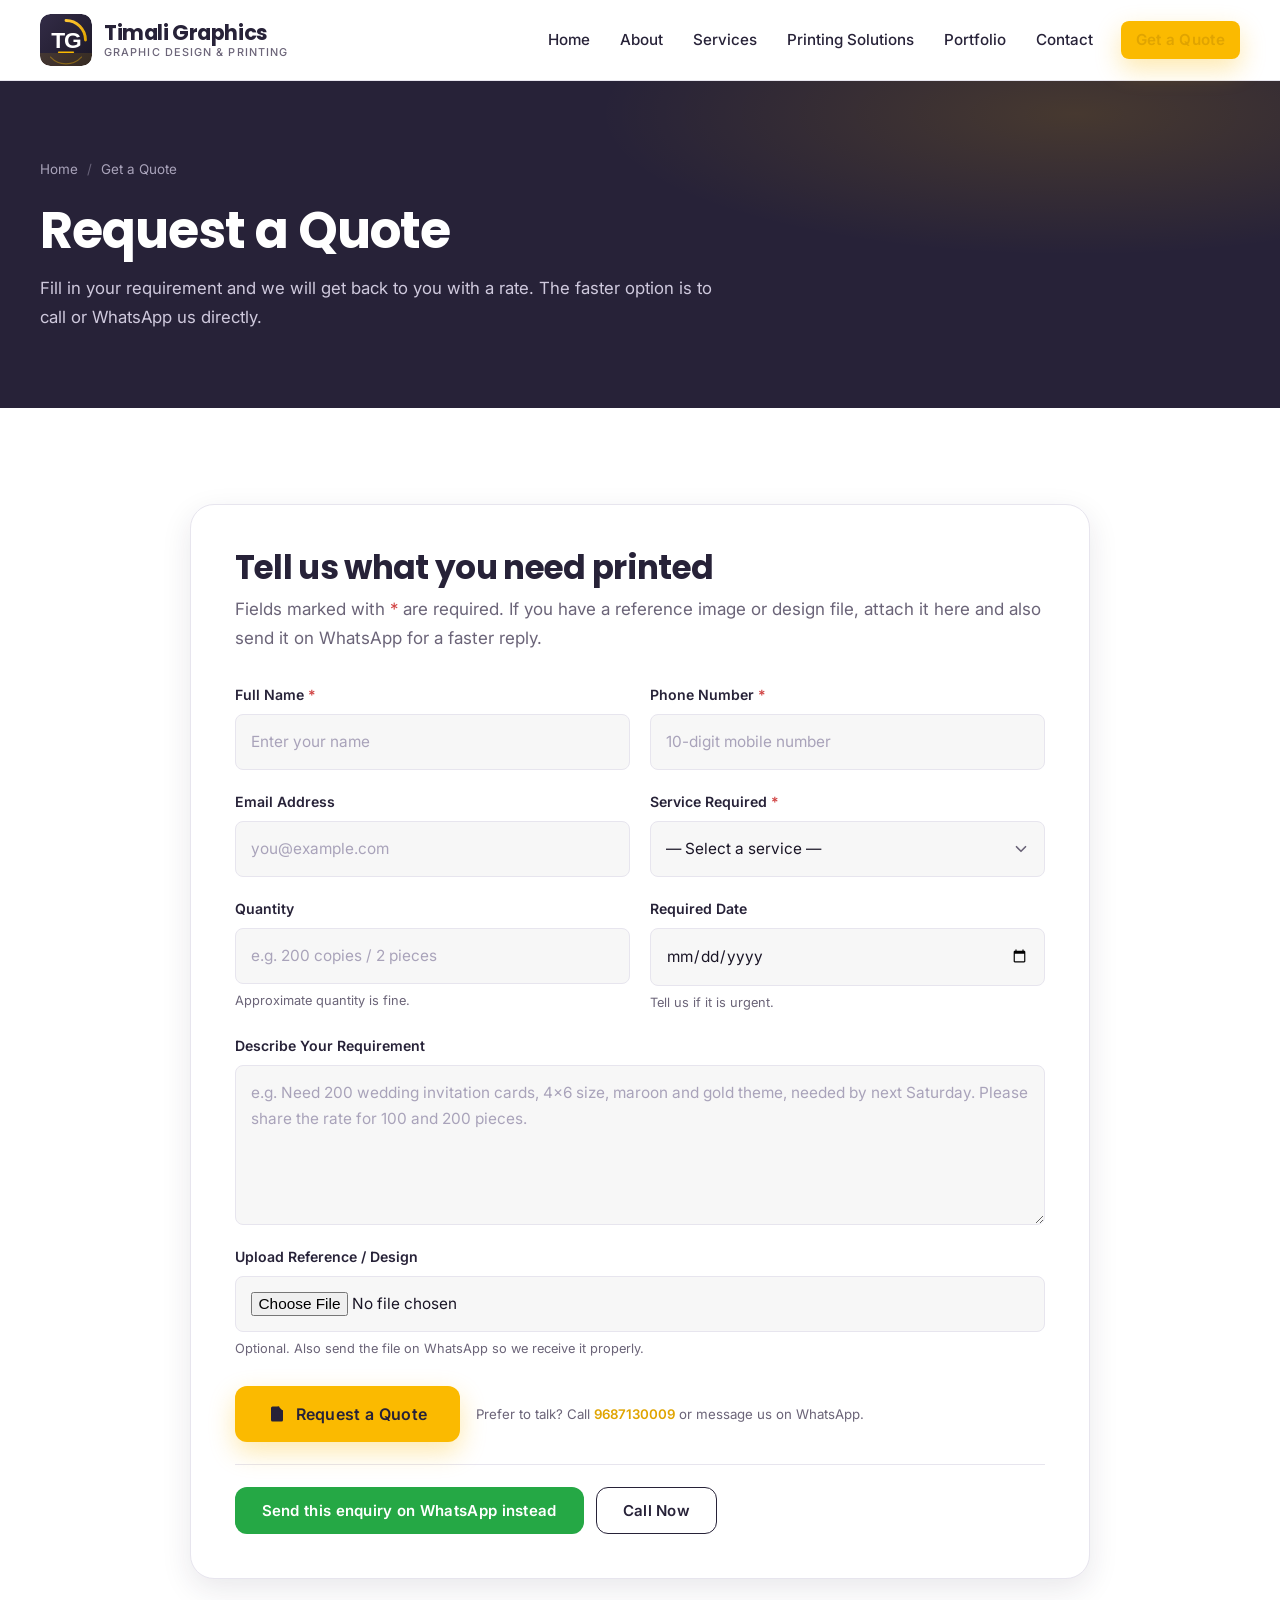
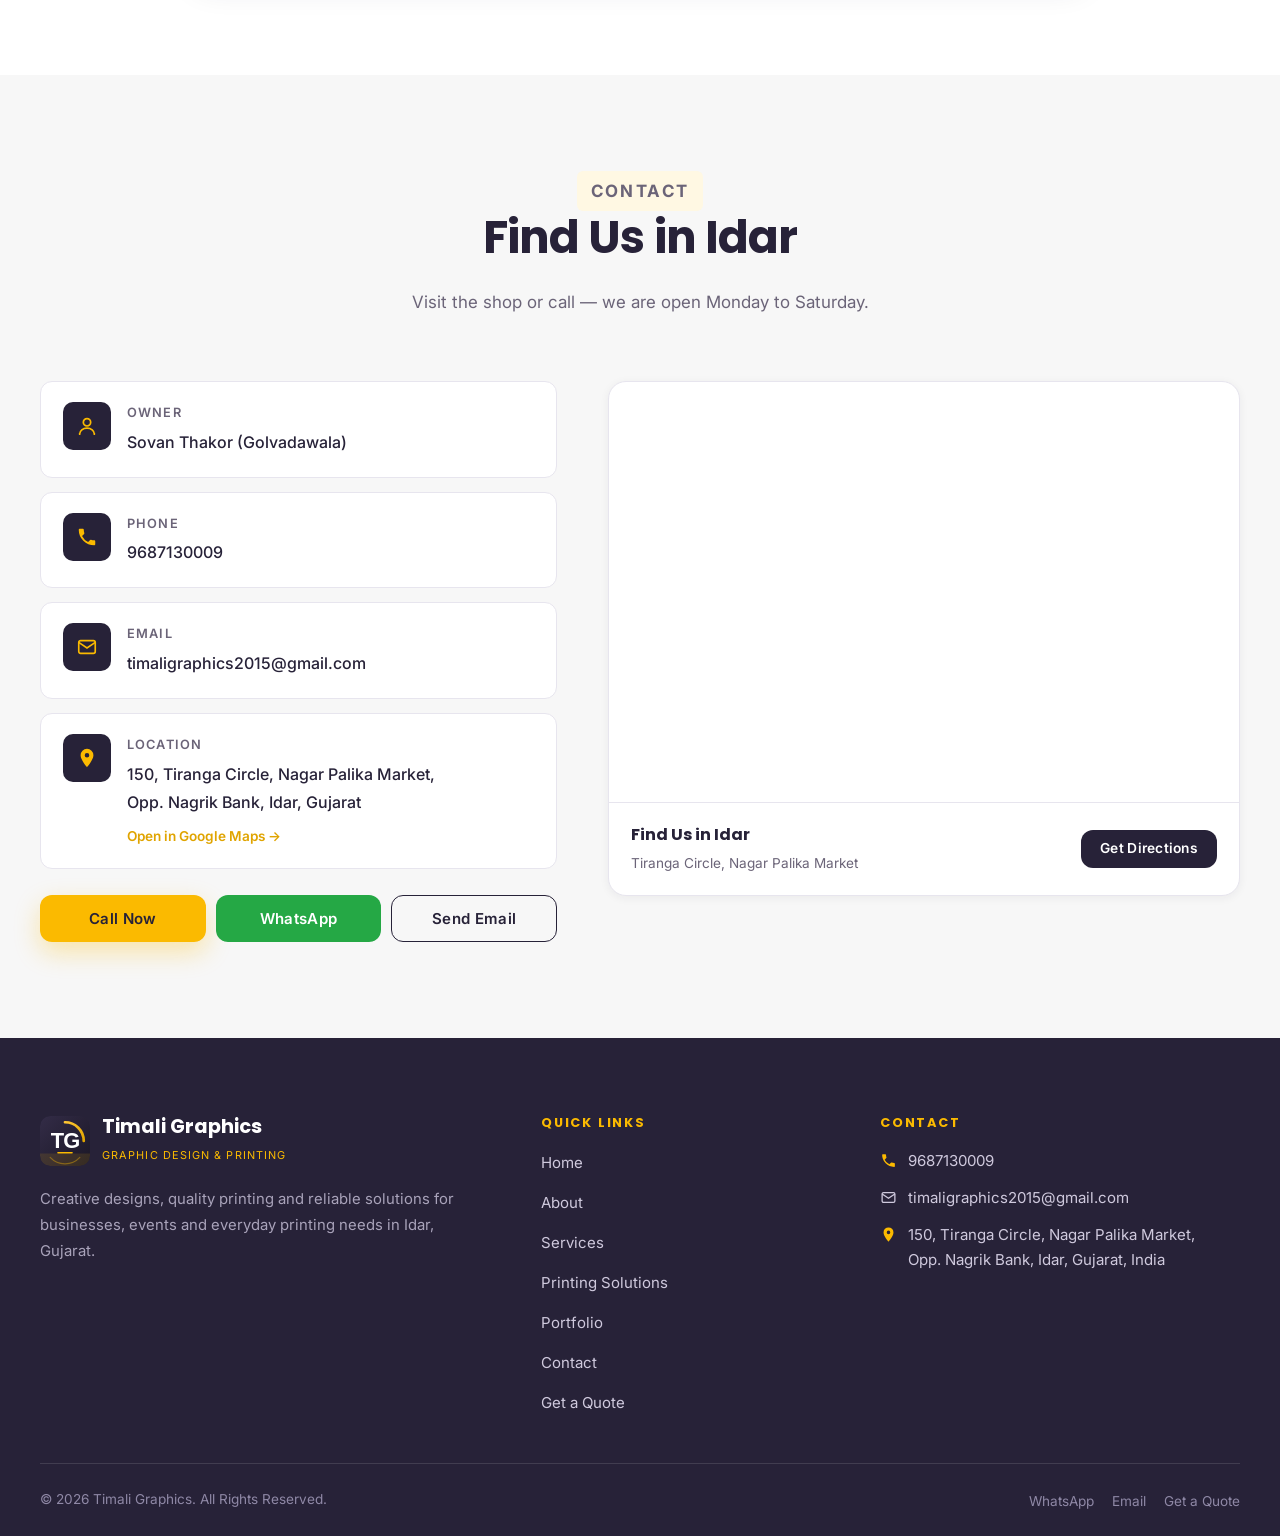
<file: quote.html>
<!DOCTYPE html>
<html lang="en">
<head>
<meta charset="UTF-8">
<meta name="viewport" content="width=device-width, initial-scale=1.0">
<title>Request a Quote | Timali Graphics — Idar</title>
<meta name="description" content="Request a printing quote from Timali Graphics, Idar. Share your service, quantity and required date and we will reply with a rate for visiting cards, invitations, banners, stickers and more.">
<meta name="keywords" content="graphic design services in Idar, printing services in Idar, Timali Graphics, printing shop in Idar, visiting card printing Idar, wedding card Idar, banner printing Idar">
<meta name="author" content="Timali Graphics">
<meta name="robots" content="index, follow">
<meta name="theme-color" content="#272238">
<link rel="canonical" href="https://timali-graphics.web.app/quote">
<meta property="og:type" content="website">
<meta property="og:site_name" content="Timali Graphics">
<meta property="og:title" content="Request a Quote | Timali Graphics — Idar">
<meta property="og:description" content="Request a printing quote from Timali Graphics, Idar. Share your service, quantity and required date and we will reply with a rate for visiting cards, invitations, banners, stickers and more.">
<meta property="og:image" content="assets/img/logo.svg">
<meta property="og:url" content="https://timali-graphics.web.app/quote">
<meta name="twitter:card" content="summary_large_image">
<link rel="icon" type="image/svg+xml" href="assets/img/logo.svg">
<link rel="apple-touch-icon" href="assets/img/logo.svg">
<script>document.documentElement.className += ' js';</script>
<link rel="preconnect" href="https://fonts.googleapis.com">
<link rel="preconnect" href="https://fonts.gstatic.com" crossorigin>
<link href="https://fonts.googleapis.com/css2?family=Poppins:wght@600;700&family=Inter:wght@400;500;600&display=swap" rel="stylesheet">
<link rel="stylesheet" href="assets/css/style.css">
</head>
<body>

<header class="header">
  <div class="wrap header__in">
    <a class="brand" href="index.html">
      <img src="assets/img/logo.svg" alt="Timali Graphics logo" width="52" height="52">
      <span class="brand__txt">
        <b>Timali Graphics</b>
        <small>Graphic Design &amp; Printing</small>
      </span>
    </a>
    <nav class="nav" id="nav" aria-label="Main navigation">
      <a href="index.html">Home</a>
      <a href="about.html">About</a>
      <a href="services.html">Services</a>
      <a href="solutions.html">Printing Solutions</a>
      <a href="portfolio.html">Portfolio</a>
      <a href="contact.html">Contact</a>
      <a class="btn btn--primary btn--sm header__cta" href="quote.html">Get a Quote</a>
    </nav>
    <button class="burger" id="burger" aria-label="Open menu" aria-expanded="false" aria-controls="nav">
      <span></span><span></span><span></span>
    </button>
  </div>
</header>

<section class="phead">
  <div class="wrap">
    <ol class="crumbs">
      <li><a href="index.html">Home</a></li>
      <li>Get a Quote</li>
    </ol>
    <h1>Request a Quote</h1>
    <p>Fill in your requirement and we will get back to you with a rate. The faster option is to call or WhatsApp us directly.</p>
  </div>
</section>

<section class="sec">
  <div class="wrap" style="max-width:900px">
    <div class="form-card reveal">
      <h2>Tell us what you need printed</h2>
      <p class="form-card__lead">Fields marked with <span style="color:#D14343">*</span> are required. If you have a reference image or design file, attach it here and also send it on WhatsApp for a faster reply.</p>

      <form id="quoteForm" novalidate>
        <div class="form-grid">
          <div class="field">
            <label for="q-name">Full Name <span class="req">*</span></label>
            <input id="q-name" type="text" name="name" autocomplete="name" placeholder="Enter your name" required>
            <p class="err-msg">Please enter your name.</p>
          </div>

          <div class="field">
            <label for="q-phone">Phone Number <span class="req">*</span></label>
            <input id="q-phone" type="tel" name="phone" inputmode="numeric" autocomplete="tel" placeholder="10-digit mobile number" required>
            <p class="err-msg">Please enter a 10-digit mobile number.</p>
          </div>

          <div class="field">
            <label for="q-email">Email Address</label>
            <input id="q-email" type="email" name="email" autocomplete="email" placeholder="you@example.com">
            <p class="err-msg">Please enter a valid email address.</p>
          </div>

          <div class="field">
            <label for="q-service">Service Required <span class="req">*</span></label>
            <select id="q-service" name="service" required>
              <option value="">— Select a service —</option>
              <option>Visiting Card</option>
              <option>Wedding Invitation</option>
              <option>Bill Book</option>
              <option>Letterhead</option>
              <option>Photo Invitation</option>
              <option>Sticker</option>
              <option>Menu Card</option>
              <option>Certificate</option>
              <option>Book Cover</option>
              <option>Catalogue</option>
              <option>Screen Printing</option>
              <option>Flex Banner</option>
              <option>Passport Photo</option>
              <option>Appreciation Card</option>
              <option>Custom Printing</option>
            </select>
            <p class="err-msg">Please select a service.</p>
          </div>

          <div class="field">
            <label for="q-qty">Quantity</label>
            <input id="q-qty" type="text" name="qty" inputmode="numeric" placeholder="e.g. 200 copies / 2 pieces">
            <p class="field__hint">Approximate quantity is fine.</p>
          </div>

          <div class="field">
            <label for="q-date">Required Date</label>
            <input id="q-date" type="date" name="date">
            <p class="field__hint">Tell us if it is urgent.</p>
          </div>

          <div class="field field--full">
            <label for="q-details">Describe Your Requirement</label>
            <textarea id="q-details" name="details" rows="5" placeholder="e.g. Need 200 wedding invitation cards, 4x6 size, maroon and gold theme, needed by next Saturday. Please share the rate for 100 and 200 pieces."></textarea>
          </div>

          <div class="field field--full">
            <label for="q-file">Upload Reference / Design</label>
            <input id="q-file" type="file" name="file" accept="image/*,.pdf,.ai,.cdr,.psd">
            <p class="field__hint">Optional. Also send the file on WhatsApp so we receive it properly.</p>
          </div>
        </div>

        <div class="form__foot">
          <button class="btn btn--primary btn--lg" type="submit">
            <svg class="i" viewBox="0 0 24 24"><path d="M14 2H6a2 2 0 0 0-2 2v16a2 2 0 0 0 2 2h12a2 2 0 0 0 2-2V8z"/><path d="M14 2v6h6" fill="none" stroke="currentColor" stroke-width="2"/><path d="M9 13h6M9 17h4" fill="none" stroke="currentColor" stroke-width="2" stroke-linecap="round"/></svg>
            Request a Quote
          </button>
          <p class="form__note">Prefer to talk? Call <a href="tel:+919687130009" style="color:var(--yellow-600);font-weight:600">9687130009</a> or message us on WhatsApp.</p>
        </div>

        <p class="form__msg" id="formMsg" role="status"></p>
      </form>

      <div style="display:flex;flex-wrap:wrap;gap:12px;margin-top:22px;padding-top:22px;border-top:1px solid var(--line)">
        <a class="btn btn--wa" id="formWhatsApp" href="#" data-wa hidden>Send this enquiry on WhatsApp instead</a>
        <a class="btn btn--outline" href="tel:+919687130009">Call Now</a>
      </div>
    </div>
  </div>
</section>

<section class="sec bg-light" id="contact">
  <div class="wrap">
    <header class="sec__head reveal">
      <p class="eyebrow">Contact</p>
      <h2>Find Us in Idar</h2>
      <p>Visit the shop or call — we are open Monday to Saturday.</p>
    </header>
    <div class="contact__in">
      <div class="reveal">
        <div class="info-list">
          <div class="info-row">
            <span class="info-row__ic"><svg viewBox="0 0 24 24"><circle cx="12" cy="8" r="4" fill="none" stroke="currentColor" stroke-width="1.9"/><path d="M4 21c0-4 3.6-6.6 8-6.6s8 2.6 8 6.6" fill="none" stroke="currentColor" stroke-width="1.9" stroke-linecap="round"/></svg></span>
            <span><small>Owner</small><b>Sovan Thakor (Golvadawala)</b></span>
          </div>
          <a class="info-row" href="tel:+919687130009">
            <span class="info-row__ic"><svg viewBox="0 0 24 24"><path d="M6.6 10.8a15 15 0 0 0 6.6 6.6l2.2-2.2a1 1 0 0 1 1-.24 11.4 11.4 0 0 0 3.6.58 1 1 0 0 1 1 1V20a1 1 0 0 1-1 1A17 17 0 0 1 3 4a1 1 0 0 1 1-1h3.5a1 1 0 0 1 1 1 11.4 11.4 0 0 0 .58 3.6 1 1 0 0 1-.25 1z"/></svg></span>
            <span><small>Phone</small><b>9687130009</b></span>
          </a>
          <a class="info-row" href="mailto:timaligraphics2015@gmail.com">
            <span class="info-row__ic"><svg viewBox="0 0 24 24"><rect x="3" y="5" width="18" height="14" rx="2" fill="none" stroke="currentColor" stroke-width="1.8"/><path d="M3 7l9 6 9-6" fill="none" stroke="currentColor" stroke-width="1.8"/></svg></span>
            <span><small>Email</small><b>timaligraphics2015@gmail.com</b></span>
          </a>
          <a class="info-row" href="https://www.google.com/maps/search/?api=1&amp;query=Tiranga%20Circle%2C%20Nagar%20Palika%20Market%2C%20Idar%2C%20Gujarat" target="_blank" rel="noopener">
            <span class="info-row__ic"><svg viewBox="0 0 24 24"><path d="M12 2a7 7 0 0 0-7 7c0 5.2 7 13 7 13s7-7.8 7-13a7 7 0 0 0-7-7zm0 9.5A2.5 2.5 0 1 1 14.5 9 2.5 2.5 0 0 1 12 11.5z"/></svg></span>
            <span><small>Location</small><b>150, Tiranga Circle, Nagar Palika Market,<br>Opp. Nagrik Bank, Idar, Gujarat</b><em>Open in Google Maps →</em></span>
          </a>
        </div>
        <div class="contact__actions">
          <a class="btn btn--primary" href="tel:+919687130009">Call Now</a>
          <a class="btn btn--wa" href="#" data-wa>WhatsApp</a>
          <a class="btn btn--outline" href="mailto:timaligraphics2015@gmail.com">Send Email</a>
        </div>
      </div>
      <div class="map-card reveal">
        <iframe title="Timali Graphics location on Google Maps"
          src="https://www.google.com/maps?q=Tiranga%20Circle%2C%20Nagar%20Palika%20Market%2C%20Idar%2C%20Gujarat&amp;output=embed"
          loading="lazy" referrerpolicy="no-referrer-when-downgrade" allowfullscreen></iframe>
        <div class="map-card__bar">
          <span><b>Find Us in Idar</b><small>Tiranga Circle, Nagar Palika Market</small></span>
          <a class="btn btn--dark btn--sm" target="_blank" rel="noopener"
             href="https://www.google.com/maps/dir/?api=1&amp;destination=Tiranga%20Circle%2C%20Nagar%20Palika%20Market%2C%20Idar%2C%20Gujarat">Get Directions</a>
        </div>
      </div>
    </div>
  </div>
</section>

<footer class="footer">
  <div class="wrap">
    <div class="footer__grid">
      <div>
        <div class="footer__brand">
          <img src="assets/img/logo.svg" alt="" width="50" height="50">
          <span><b>Timali Graphics</b><small>Graphic Design &amp; Printing</small></span>
        </div>
        <p>Creative designs, quality printing and reliable solutions for businesses, events and everyday printing needs in Idar, Gujarat.</p>
      </div>
      <div>
        <h4>Quick Links</h4>
        <ul class="footer__links">
          <li><a href="index.html">Home</a></li>
          <li><a href="about.html">About</a></li>
          <li><a href="services.html">Services</a></li>
          <li><a href="solutions.html">Printing Solutions</a></li>
          <li><a href="portfolio.html">Portfolio</a></li>
          <li><a href="contact.html">Contact</a></li>
          <li><a href="quote.html">Get a Quote</a></li>
        </ul>
      </div>
      <div>
        <h4>Contact</h4>
        <ul class="footer__contact">
          <li><svg viewBox="0 0 24 24"><path d="M6.6 10.8a15 15 0 0 0 6.6 6.6l2.2-2.2a1 1 0 0 1 1-.24 11.4 11.4 0 0 0 3.6.58 1 1 0 0 1 1 1V20a1 1 0 0 1-1 1A17 17 0 0 1 3 4a1 1 0 0 1 1-1h3.5a1 1 0 0 1 1 1 11.4 11.4 0 0 0 .58 3.6 1 1 0 0 1-.25 1z"/></svg><a href="tel:+919687130009">9687130009</a></li>
          <li><svg viewBox="0 0 24 24"><rect x="3" y="5" width="18" height="14" rx="2" fill="none" stroke="currentColor" stroke-width="1.8"/><path d="M3 7l9 6 9-6" fill="none" stroke="currentColor" stroke-width="1.8"/></svg><a href="mailto:timaligraphics2015@gmail.com">timaligraphics2015@gmail.com</a></li>
          <li><svg viewBox="0 0 24 24"><path d="M12 2a7 7 0 0 0-7 7c0 5.2 7 13 7 13s7-7.8 7-13a7 7 0 0 0-7-7zm0 9.5A2.5 2.5 0 1 1 14.5 9 2.5 2.5 0 0 1 12 11.5z"/></svg><span>150, Tiranga Circle, Nagar Palika Market,<br>Opp. Nagrik Bank, Idar, Gujarat, India</span></li>
        </ul>
      </div>
    </div>
    <div class="footer__bottom">
      <p>© <span data-year>2026</span> Timali Graphics. All Rights Reserved.</p>
      <ul>
        <li><a href="#" data-wa>WhatsApp</a></li>
        <li><a href="mailto:timaligraphics2015@gmail.com">Email</a></li>
        <li><a href="quote.html">Get a Quote</a></li>
      </ul>
    </div>
  </div>
</footer>

<div class="sticky-cta">
  <div class="sticky-cta__in">
    <a class="btn btn--dark" href="tel:+919687130009">
      <svg class="i" viewBox="0 0 24 24"><path d="M6.6 10.8a15 15 0 0 0 6.6 6.6l2.2-2.2a1 1 0 0 1 1-.24 11.4 11.4 0 0 0 3.6.58 1 1 0 0 1 1 1V20a1 1 0 0 1-1 1A17 17 0 0 1 3 4a1 1 0 0 1 1-1h3.5a1 1 0 0 1 1 1 11.4 11.4 0 0 0 .58 3.6 1 1 0 0 1-.25 1z"/></svg>
      Call Now
    </a>
    <a class="btn btn--wa" href="#" data-wa>
      <svg class="i" viewBox="0 0 24 24"><path d="M12 2a10 10 0 0 0-8.6 15L2 22l5.2-1.4A10 10 0 1 0 12 2zm5.5 14c-.2.6-1.2 1.2-1.7 1.2-.5.1-1 .2-3.2-.7-2.7-1.1-4.4-3.9-4.5-4.1-.1-.2-1-1.4-1-2.6s.6-1.8.9-2.1c.2-.2.5-.3.7-.3h.5c.2 0 .4 0 .6.5l.8 2c.1.2.1.4 0 .6l-.4.5-.3.3c-.1.1-.3.3-.1.6.2.3.8 1.3 1.7 2.1 1.1 1 2 1.3 2.3 1.4.3.1.5.1.7-.1l.9-1.1c.2-.2.4-.2.6-.1l2 1c.2.1.4.2.4.3.1.2.1.7-.1 1.3z"/></svg>
      WhatsApp
    </a>
  </div>
</div>

<div class="lb" id="lightbox" role="dialog" aria-modal="true" aria-label="Portfolio image preview" aria-hidden="true">
  <button class="lb__close" type="button" aria-label="Close preview"><svg viewBox="0 0 24 24"><path d="M6 6l12 12M18 6 6 18"/></svg></button>
  <button class="lb__nav lb__nav--prev" type="button" aria-label="Previous image"><svg viewBox="0 0 24 24"><path d="m14 6-6 6 6 6"/></svg></button>
  <button class="lb__nav lb__nav--next" type="button" aria-label="Next image"><svg viewBox="0 0 24 24"><path d="m10 6 6 6-6 6"/></svg></button>
  <div class="lb__box">
    <img alt="">
    <div class="lb__cap"><span><b data-lb-title></b><small data-lb-cat></small></span></div>
  </div>
</div>

<script src="assets/js/main.js"></script>
</body>
</html>
</file>
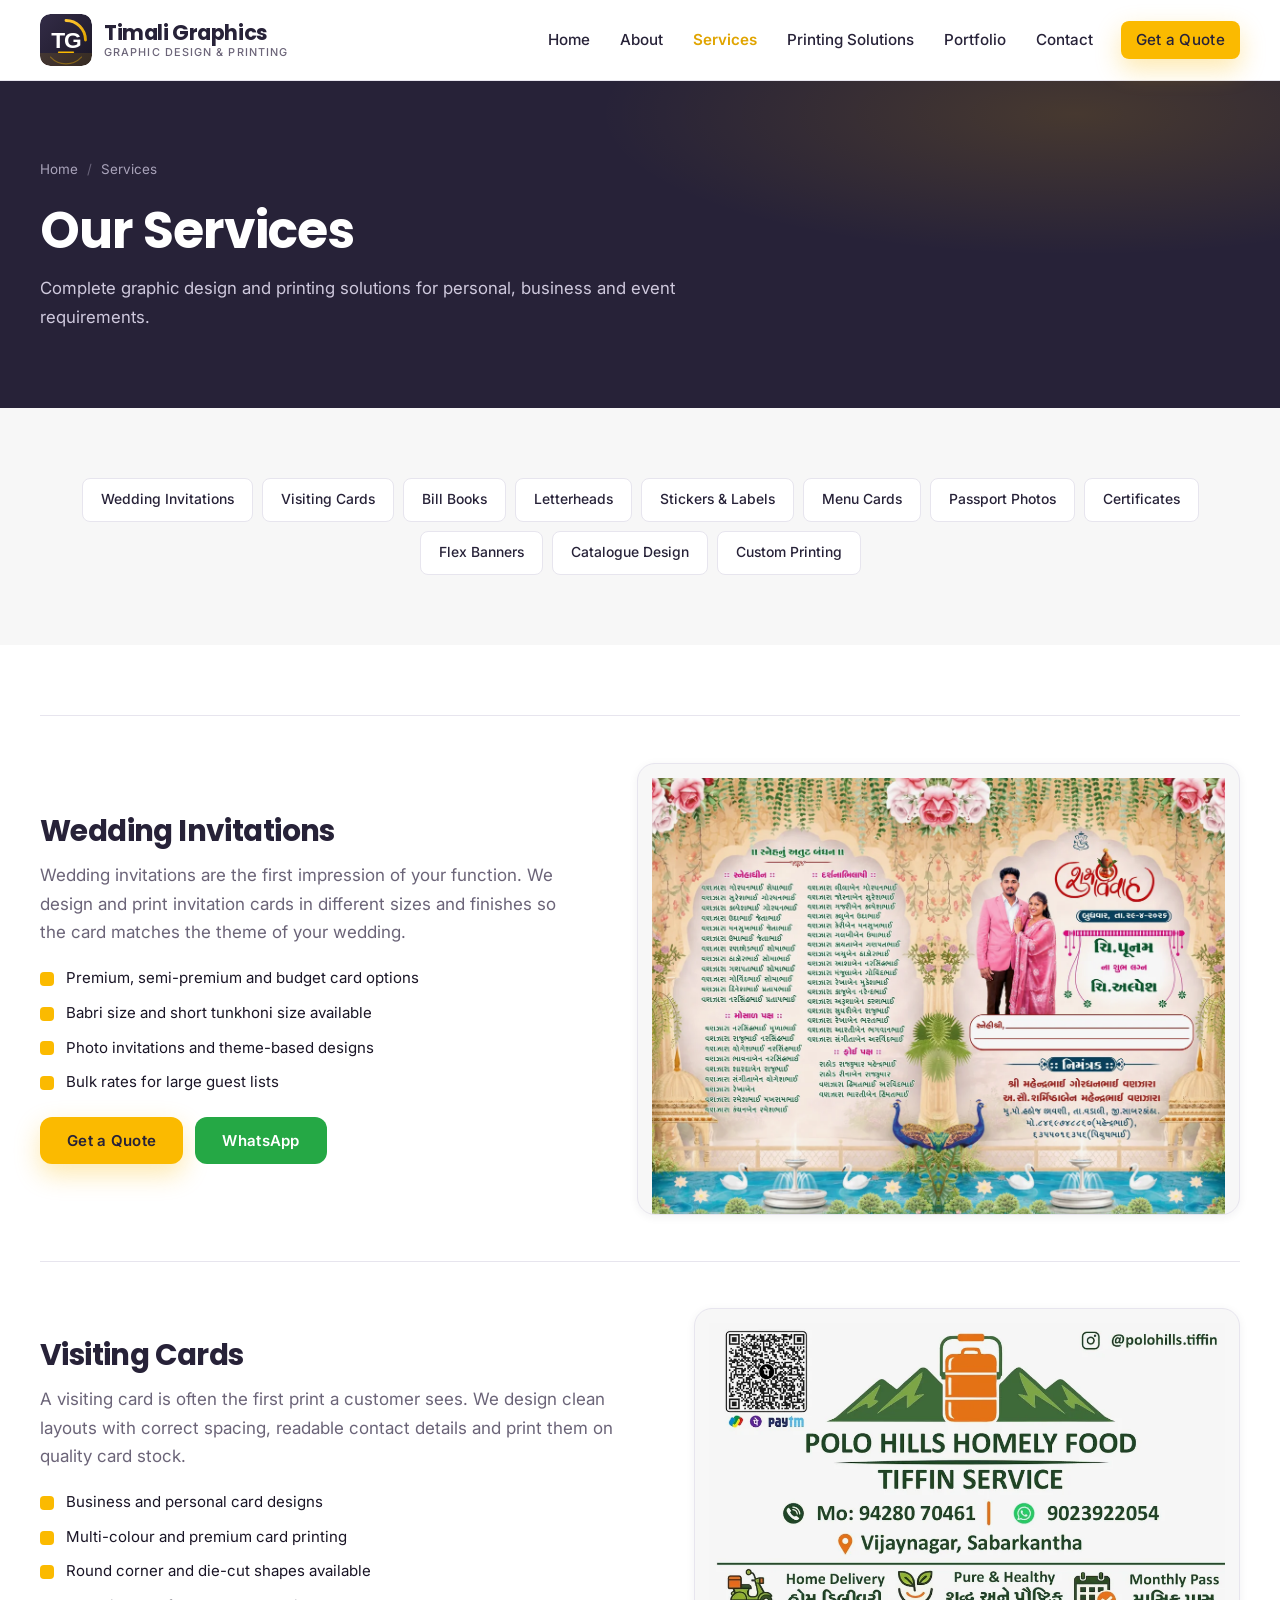
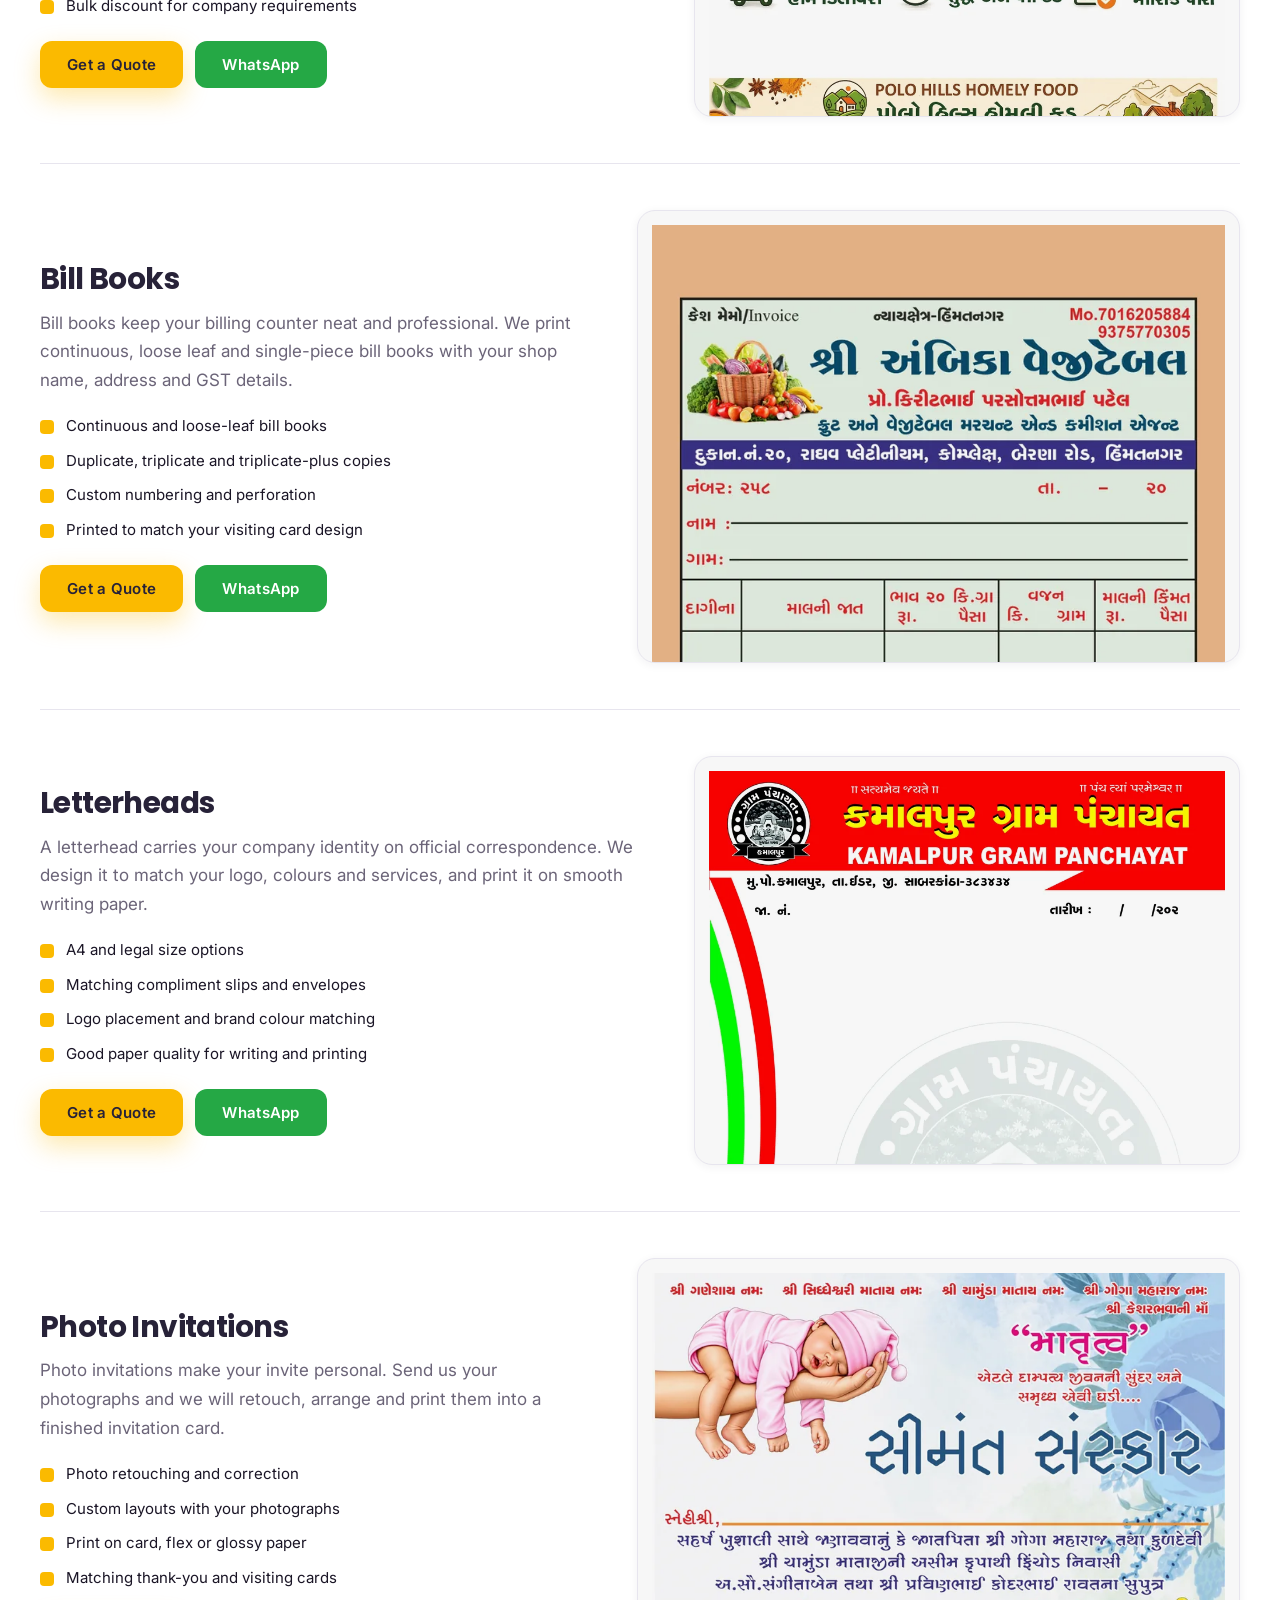
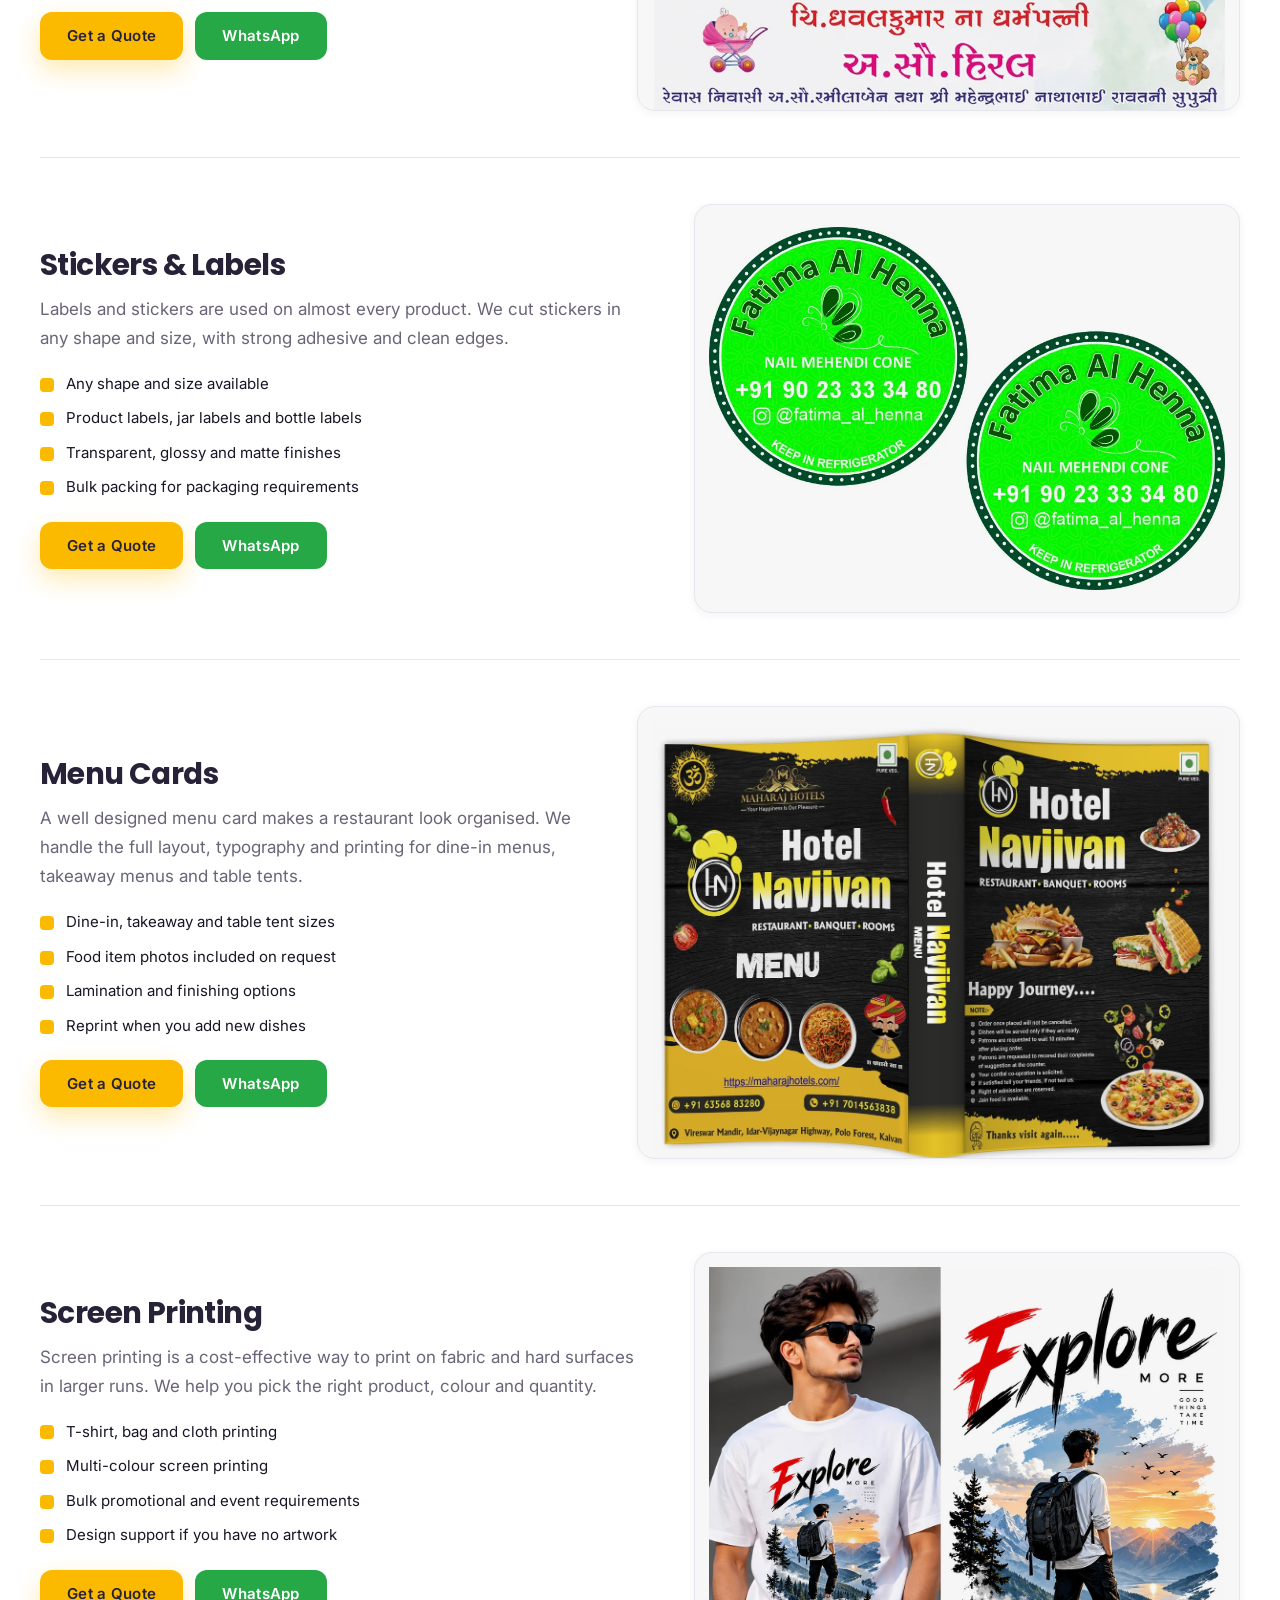
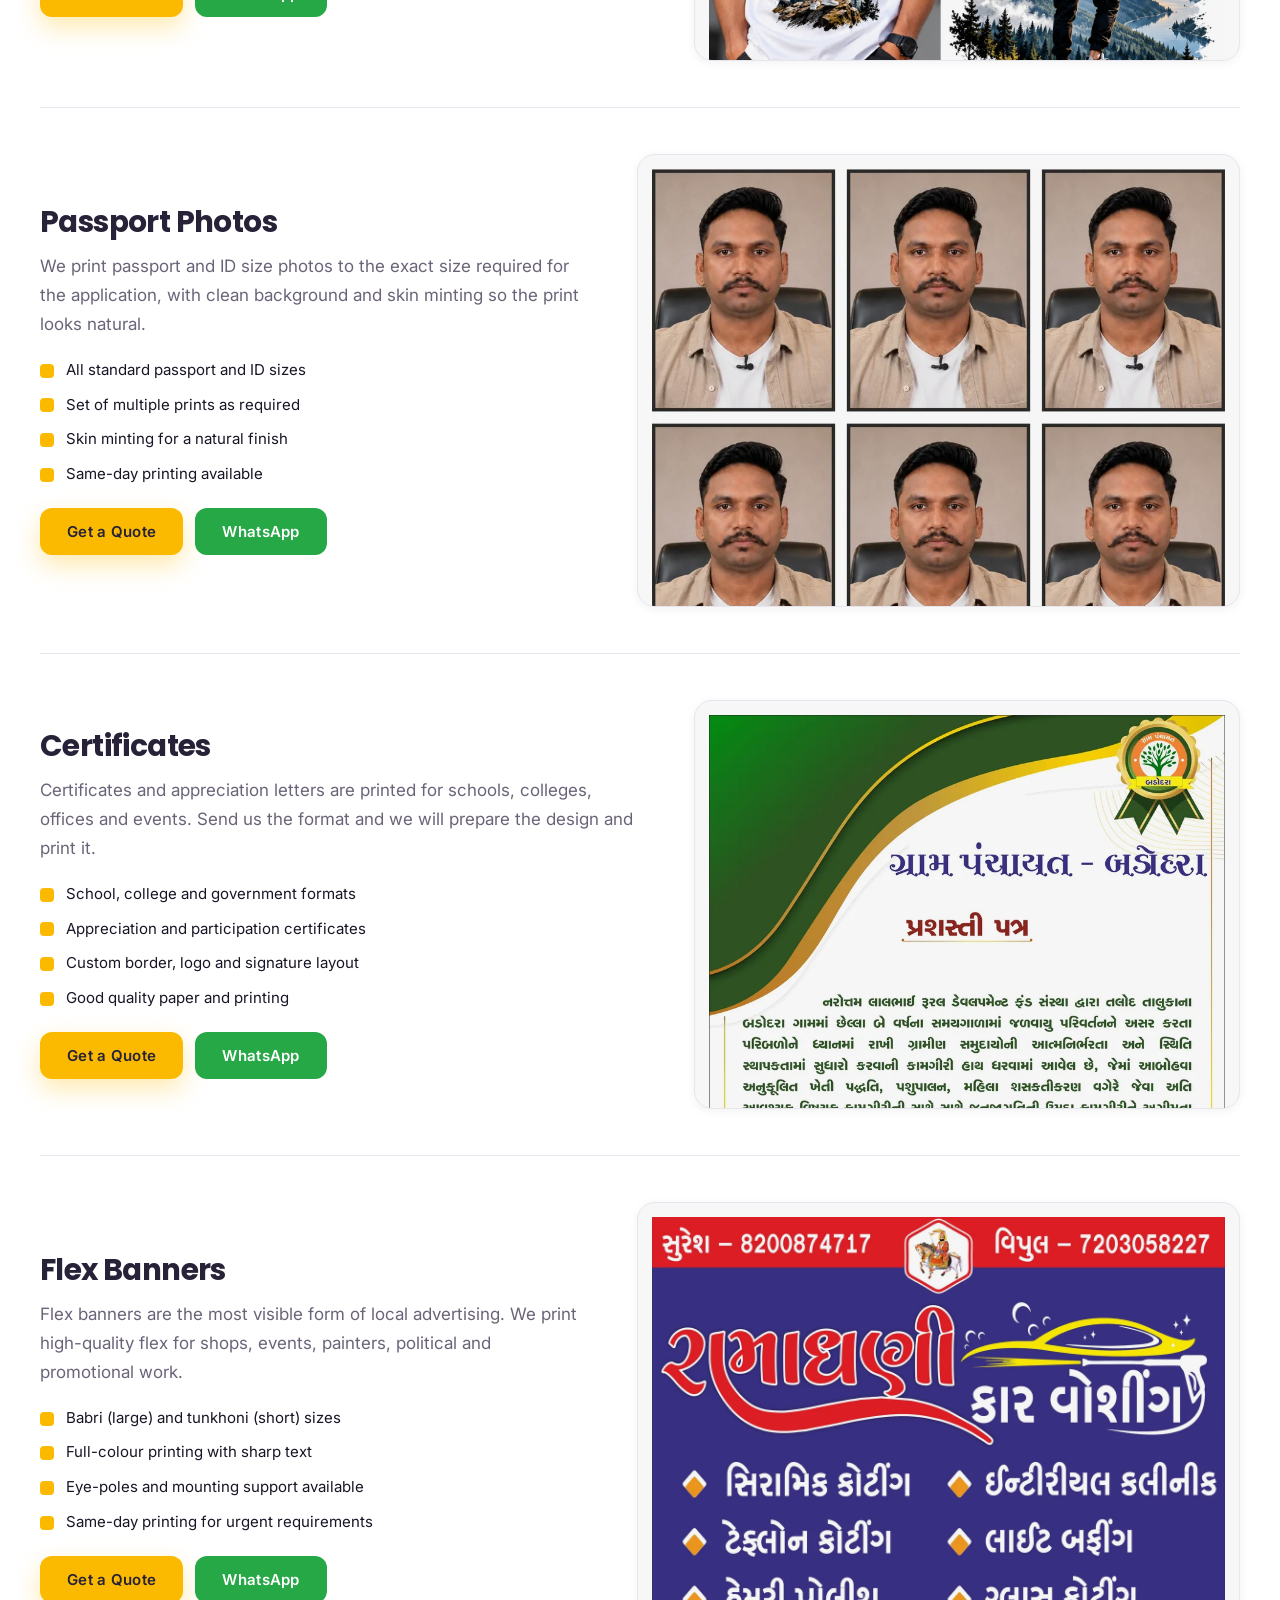
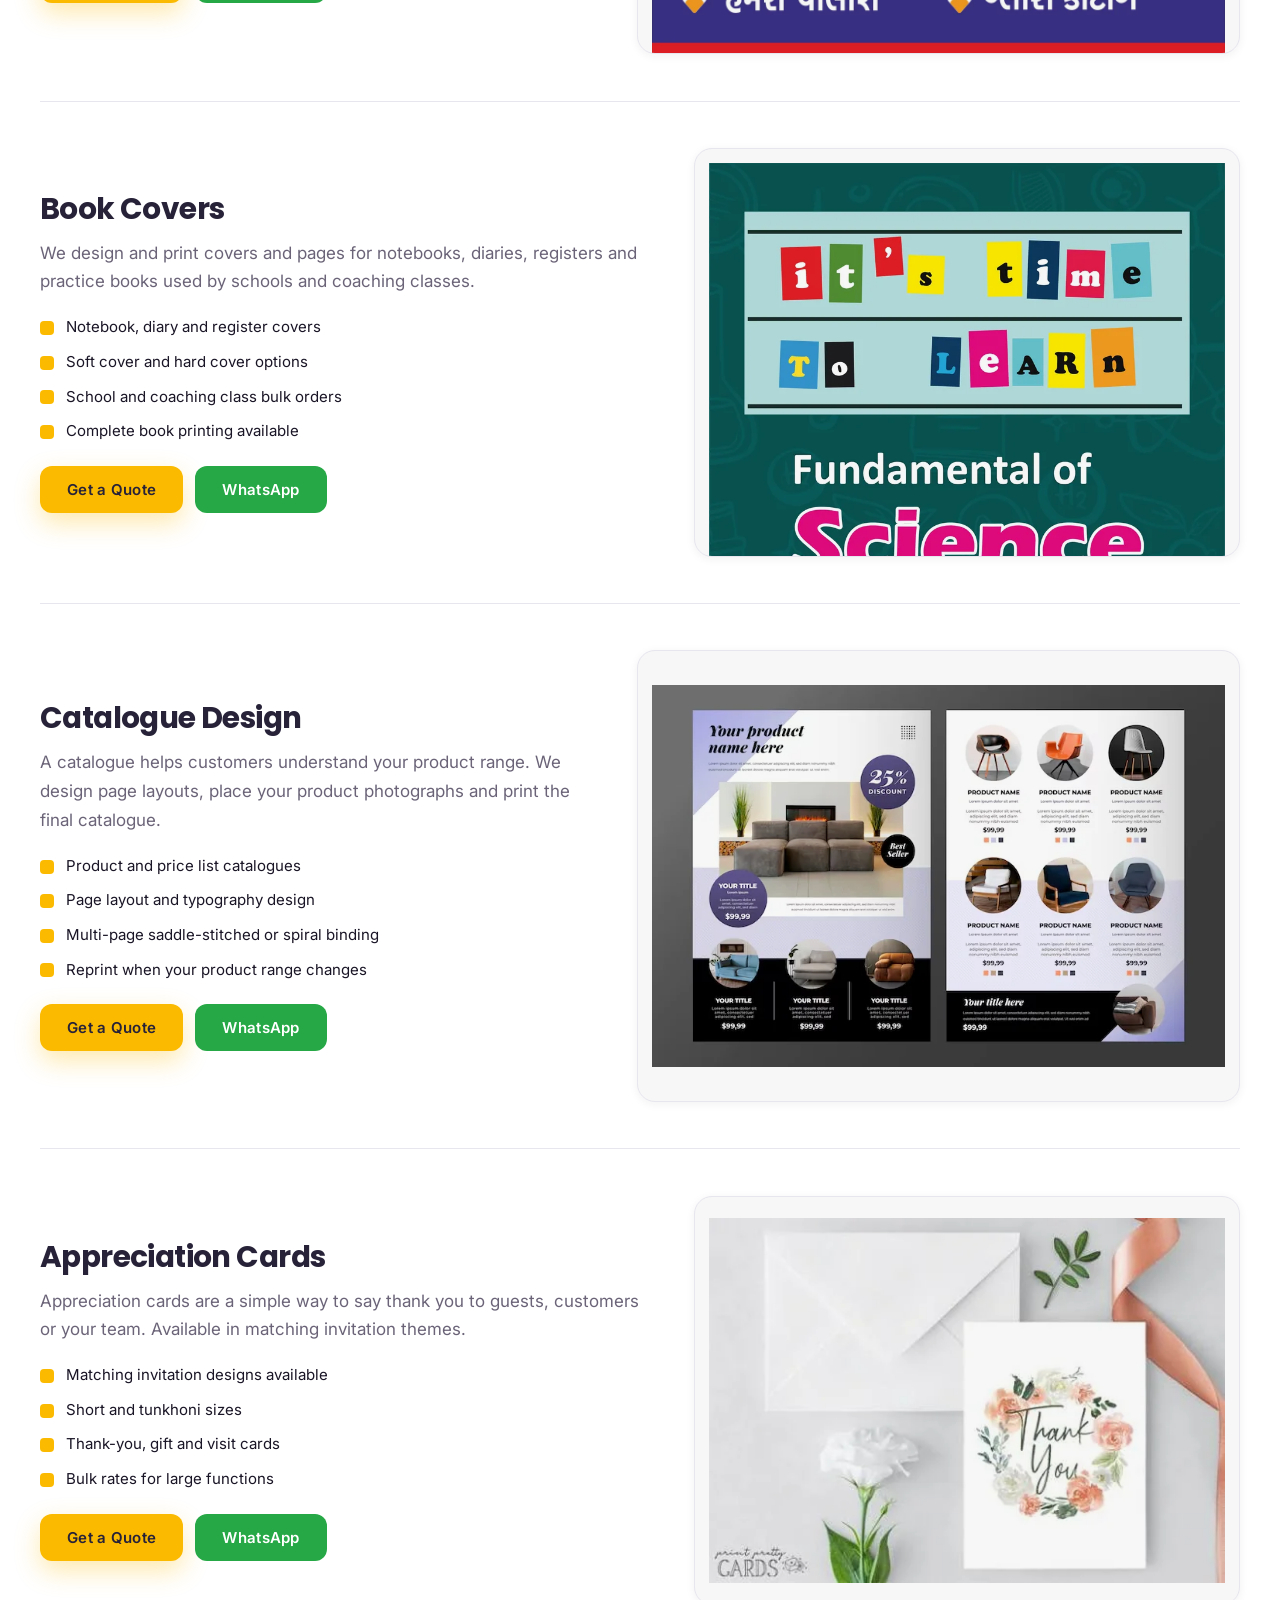
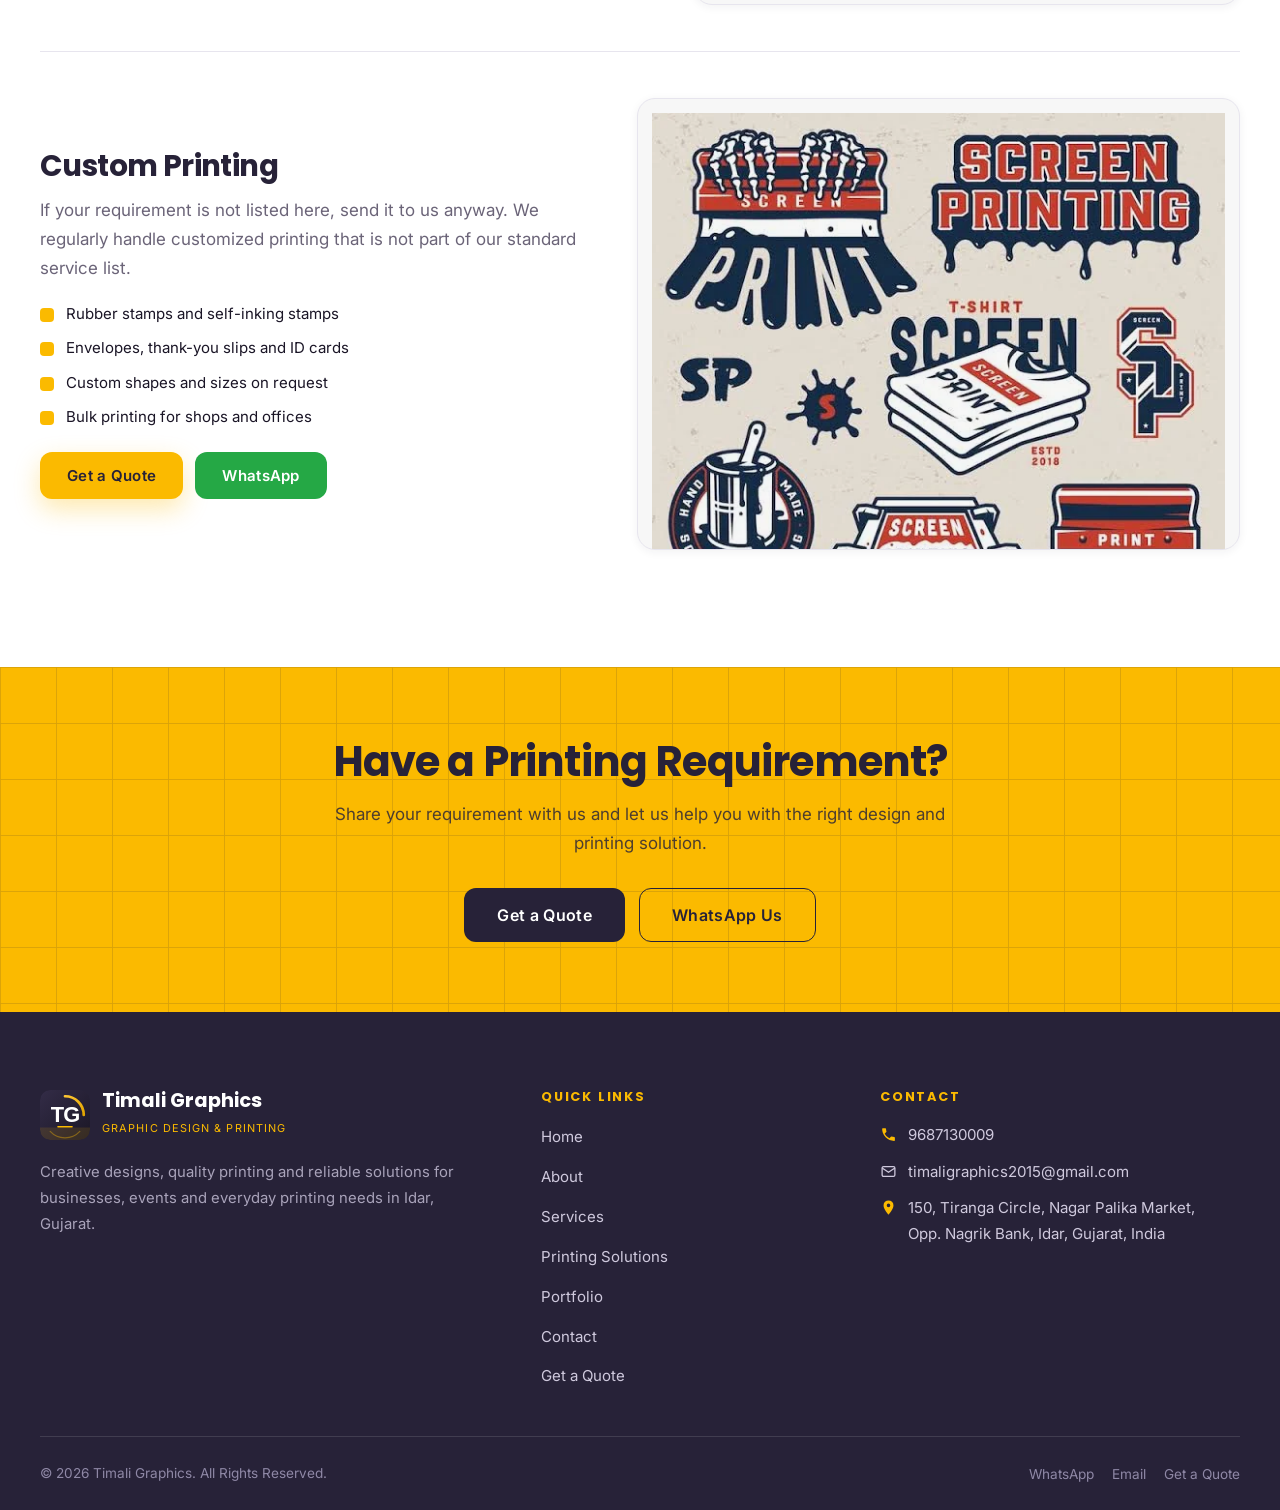
<file: services.html>
<!DOCTYPE html>
<html lang="en">
<head>
<meta charset="UTF-8">
<meta name="viewport" content="width=device-width, initial-scale=1.0">
<title>Services | Timali Graphics — Printing &amp; Design in Idar</title>
<meta name="description" content="Wedding invitations, visiting cards, bill books, letterheads, stickers, menu cards, screen printing, passport photos, certificates, flex banners, book covers and catalogue design in Idar, Gujarat.">
<meta name="keywords" content="graphic design services in Idar, printing services in Idar, Timali Graphics, printing shop in Idar, visiting card printing Idar, wedding card Idar, banner printing Idar">
<meta name="author" content="Timali Graphics">
<meta name="robots" content="index, follow">
<meta name="theme-color" content="#272238">
<link rel="canonical" href="https://timali-graphics.web.app/services">
<meta property="og:type" content="website">
<meta property="og:site_name" content="Timali Graphics">
<meta property="og:title" content="Services | Timali Graphics — Printing &amp; Design in Idar">
<meta property="og:description" content="Wedding invitations, visiting cards, bill books, letterheads, stickers, menu cards, screen printing, passport photos, certificates, flex banners, book covers and catalogue design in Idar, Gujarat.">
<meta property="og:image" content="assets/img/logo.svg">
<meta property="og:url" content="https://timali-graphics.web.app/services">
<meta name="twitter:card" content="summary_large_image">
<link rel="icon" type="image/svg+xml" href="assets/img/logo.svg">
<link rel="apple-touch-icon" href="assets/img/logo.svg">
<script>document.documentElement.className += ' js';</script>
<link rel="preconnect" href="https://fonts.googleapis.com">
<link rel="preconnect" href="https://fonts.gstatic.com" crossorigin>
<link href="https://fonts.googleapis.com/css2?family=Poppins:wght@600;700&family=Inter:wght@400;500;600&display=swap" rel="stylesheet">
<link rel="stylesheet" href="assets/css/style.css">
</head>
<body>

<header class="header">
  <div class="wrap header__in">
    <a class="brand" href="index.html">
      <img src="assets/img/logo.svg" alt="Timali Graphics logo" width="52" height="52">
      <span class="brand__txt">
        <b>Timali Graphics</b>
        <small>Graphic Design &amp; Printing</small>
      </span>
    </a>
    <nav class="nav" id="nav" aria-label="Main navigation">
      <a href="index.html">Home</a>
      <a href="about.html">About</a>
      <a href="services.html">Services</a>
      <a href="solutions.html">Printing Solutions</a>
      <a href="portfolio.html">Portfolio</a>
      <a href="contact.html">Contact</a>
      <a class="btn btn--primary btn--sm header__cta" href="quote.html">Get a Quote</a>
    </nav>
    <button class="burger" id="burger" aria-label="Open menu" aria-expanded="false" aria-controls="nav">
      <span></span><span></span><span></span>
    </button>
  </div>
</header>

<section class="phead">
  <div class="wrap">
    <ol class="crumbs">
      <li><a href="index.html">Home</a></li>
      <li>Services</li>
    </ol>
    <h1>Our Services</h1>
    <p>Complete graphic design and printing solutions for personal, business and event requirements.</p>
  </div>
</section>

<section class="sec--tight" style="background:var(--bg)">
  <div class="wrap">
    <div class="filters reveal" style="margin-bottom:0" role="group" aria-label="Jump to service">
      <a class="filter" href="#wedding-invitations">Wedding Invitations</a>
      <a class="filter" href="#visiting-cards">Visiting Cards</a>
      <a class="filter" href="#bill-books">Bill Books</a>
      <a class="filter" href="#letterheads">Letterheads</a>
      <a class="filter" href="#stickers-labels">Stickers &amp; Labels</a>
      <a class="filter" href="#menu-cards">Menu Cards</a>
      <a class="filter" href="#passport-photos">Passport Photos</a>
      <a class="filter" href="#certificates">Certificates</a>
      <a class="filter" href="#flex-banners">Flex Banners</a>
      <a class="filter" href="#catalogue-design">Catalogue Design</a>
      <a class="filter" href="#custom-printing">Custom Printing</a>
    </div>
  </div>
</section>

<section class="sec--tight">
  <div class="wrap">
    <article class="detail reveal" id="wedding-invitations">
      <div class="detail__body">
        <h2>Wedding Invitations</h2>
        <p>Wedding invitations are the first impression of your function. We design and print invitation cards in different sizes and finishes so the card matches the theme of your wedding.</p>
        <ul class="detail__list">
          <li>Premium, semi-premium and budget card options</li>
          <li>Babri size and short tunkhoni size available</li>
          <li>Photo invitations and theme-based designs</li>
          <li>Bulk rates for large guest lists</li>
        </ul>
        <div style="display:flex;flex-wrap:wrap;gap:12px">
          <a class="btn btn--primary" href="quote.html?service=Wedding%20Invitation">Get a Quote</a>
          <a class="btn btn--wa" href="#" data-wa="Hello Timali Graphics, I am interested in Wedding Invitation printing.">WhatsApp</a>
        </div>
      </div>
      <div class="detail__fig">
        <img src="assets/img/services/wedding-invitations.webp" alt="Wedding Invitations designed and printed by Timali Graphics, Idar" loading="lazy">
      </div>
    </article>
    <article class="detail reveal" id="visiting-cards">
      <div class="detail__body">
        <h2>Visiting Cards</h2>
        <p>A visiting card is often the first print a customer sees. We design clean layouts with correct spacing, readable contact details and print them on quality card stock.</p>
        <ul class="detail__list">
          <li>Business and personal card designs</li>
          <li>Multi-colour and premium card printing</li>
          <li>Round corner and die-cut shapes available</li>
          <li>Bulk discount for company requirements</li>
        </ul>
        <div style="display:flex;flex-wrap:wrap;gap:12px">
          <a class="btn btn--primary" href="quote.html?service=Visiting%20Card">Get a Quote</a>
          <a class="btn btn--wa" href="#" data-wa="Hello Timali Graphics, I am interested in Visiting Card printing.">WhatsApp</a>
        </div>
      </div>
      <div class="detail__fig">
        <img src="assets/img/services/visiting-cards.webp" alt="Visiting Cards designed and printed by Timali Graphics, Idar" loading="lazy">
      </div>
    </article>
    <article class="detail reveal" id="bill-books">
      <div class="detail__body">
        <h2>Bill Books</h2>
        <p>Bill books keep your billing counter neat and professional. We print continuous, loose leaf and single-piece bill books with your shop name, address and GST details.</p>
        <ul class="detail__list">
          <li>Continuous and loose-leaf bill books</li>
          <li>Duplicate, triplicate and triplicate-plus copies</li>
          <li>Custom numbering and perforation</li>
          <li>Printed to match your visiting card design</li>
        </ul>
        <div style="display:flex;flex-wrap:wrap;gap:12px">
          <a class="btn btn--primary" href="quote.html?service=Bill%20Book">Get a Quote</a>
          <a class="btn btn--wa" href="#" data-wa="Hello Timali Graphics, I am interested in Bill Book printing.">WhatsApp</a>
        </div>
      </div>
      <div class="detail__fig">
        <img src="assets/img/services/bill-books.webp" alt="Bill Books designed and printed by Timali Graphics, Idar" loading="lazy">
      </div>
    </article>
    <article class="detail reveal" id="letterheads">
      <div class="detail__body">
        <h2>Letterheads</h2>
        <p>A letterhead carries your company identity on official correspondence. We design it to match your logo, colours and services, and print it on smooth writing paper.</p>
        <ul class="detail__list">
          <li>A4 and legal size options</li>
          <li>Matching compliment slips and envelopes</li>
          <li>Logo placement and brand colour matching</li>
          <li>Good paper quality for writing and printing</li>
        </ul>
        <div style="display:flex;flex-wrap:wrap;gap:12px">
          <a class="btn btn--primary" href="quote.html?service=Letterhead">Get a Quote</a>
          <a class="btn btn--wa" href="#" data-wa="Hello Timali Graphics, I am interested in Letterhead printing.">WhatsApp</a>
        </div>
      </div>
      <div class="detail__fig">
        <img src="assets/img/services/letterheads.webp" alt="Letterheads designed and printed by Timali Graphics, Idar" loading="lazy">
      </div>
    </article>
    <article class="detail reveal" id="photo-invitations">
      <div class="detail__body">
        <h2>Photo Invitations</h2>
        <p>Photo invitations make your invite personal. Send us your photographs and we will retouch, arrange and print them into a finished invitation card.</p>
        <ul class="detail__list">
          <li>Photo retouching and correction</li>
          <li>Custom layouts with your photographs</li>
          <li>Print on card, flex or glossy paper</li>
          <li>Matching thank-you and visiting cards</li>
        </ul>
        <div style="display:flex;flex-wrap:wrap;gap:12px">
          <a class="btn btn--primary" href="quote.html?service=Photo%20Invitation">Get a Quote</a>
          <a class="btn btn--wa" href="#" data-wa="Hello Timali Graphics, I am interested in Photo Invitation printing.">WhatsApp</a>
        </div>
      </div>
      <div class="detail__fig">
        <img src="assets/img/services/photo-invitations.webp" alt="Photo Invitations designed and printed by Timali Graphics, Idar" loading="lazy">
      </div>
    </article>
    <article class="detail reveal" id="stickers-labels">
      <div class="detail__body">
        <h2>Stickers &amp; Labels</h2>
        <p>Labels and stickers are used on almost every product. We cut stickers in any shape and size, with strong adhesive and clean edges.</p>
        <ul class="detail__list">
          <li>Any shape and size available</li>
          <li>Product labels, jar labels and bottle labels</li>
          <li>Transparent, glossy and matte finishes</li>
          <li>Bulk packing for packaging requirements</li>
        </ul>
        <div style="display:flex;flex-wrap:wrap;gap:12px">
          <a class="btn btn--primary" href="quote.html?service=Sticker">Get a Quote</a>
          <a class="btn btn--wa" href="#" data-wa="Hello Timali Graphics, I am interested in Sticker and Label printing.">WhatsApp</a>
        </div>
      </div>
      <div class="detail__fig">
        <img src="assets/img/services/stickers-labels.webp" alt="Stickers &amp; Labels designed and printed by Timali Graphics, Idar" loading="lazy">
      </div>
    </article>
    <article class="detail reveal" id="menu-cards">
      <div class="detail__body">
        <h2>Menu Cards</h2>
        <p>A well designed menu card makes a restaurant look organised. We handle the full layout, typography and printing for dine-in menus, takeaway menus and table tents.</p>
        <ul class="detail__list">
          <li>Dine-in, takeaway and table tent sizes</li>
          <li>Food item photos included on request</li>
          <li>Lamination and finishing options</li>
          <li>Reprint when you add new dishes</li>
        </ul>
        <div style="display:flex;flex-wrap:wrap;gap:12px">
          <a class="btn btn--primary" href="quote.html?service=Menu%20Card">Get a Quote</a>
          <a class="btn btn--wa" href="#" data-wa="Hello Timali Graphics, I am interested in Menu Card printing.">WhatsApp</a>
        </div>
      </div>
      <div class="detail__fig">
        <img src="assets/img/services/menu-cards.webp" alt="Menu Cards designed and printed by Timali Graphics, Idar" loading="lazy">
      </div>
    </article>
    <article class="detail reveal" id="screen-printing">
      <div class="detail__body">
        <h2>Screen Printing</h2>
        <p>Screen printing is a cost-effective way to print on fabric and hard surfaces in larger runs. We help you pick the right product, colour and quantity.</p>
        <ul class="detail__list">
          <li>T-shirt, bag and cloth printing</li>
          <li>Multi-colour screen printing</li>
          <li>Bulk promotional and event requirements</li>
          <li>Design support if you have no artwork</li>
        </ul>
        <div style="display:flex;flex-wrap:wrap;gap:12px">
          <a class="btn btn--primary" href="quote.html?service=Screen%20Printing">Get a Quote</a>
          <a class="btn btn--wa" href="#" data-wa="Hello Timali Graphics, I am interested in Screen Printing.">WhatsApp</a>
        </div>
      </div>
      <div class="detail__fig">
        <img src="assets/img/services/screen-printing.webp" alt="Screen Printing designed and printed by Timali Graphics, Idar" loading="lazy">
      </div>
    </article>
    <article class="detail reveal" id="passport-photos">
      <div class="detail__body">
        <h2>Passport Photos</h2>
        <p>We print passport and ID size photos to the exact size required for the application, with clean background and skin minting so the print looks natural.</p>
        <ul class="detail__list">
          <li>All standard passport and ID sizes</li>
          <li>Set of multiple prints as required</li>
          <li>Skin minting for a natural finish</li>
          <li>Same-day printing available</li>
        </ul>
        <div style="display:flex;flex-wrap:wrap;gap:12px">
          <a class="btn btn--primary" href="quote.html?service=Passport%20Photo">Get a Quote</a>
          <a class="btn btn--wa" href="#" data-wa="Hello Timali Graphics, I am interested in Passport Size photo printing.">WhatsApp</a>
        </div>
      </div>
      <div class="detail__fig">
        <img src="assets/img/services/passport-photos.webp" alt="Passport Photos designed and printed by Timali Graphics, Idar" loading="lazy">
      </div>
    </article>
    <article class="detail reveal" id="certificates">
      <div class="detail__body">
        <h2>Certificates</h2>
        <p>Certificates and appreciation letters are printed for schools, colleges, offices and events. Send us the format and we will prepare the design and print it.</p>
        <ul class="detail__list">
          <li>School, college and government formats</li>
          <li>Appreciation and participation certificates</li>
          <li>Custom border, logo and signature layout</li>
          <li>Good quality paper and printing</li>
        </ul>
        <div style="display:flex;flex-wrap:wrap;gap:12px">
          <a class="btn btn--primary" href="quote.html?service=Certificate">Get a Quote</a>
          <a class="btn btn--wa" href="#" data-wa="Hello Timali Graphics, I am interested in Certificate printing.">WhatsApp</a>
        </div>
      </div>
      <div class="detail__fig">
        <img src="assets/img/services/certificates.webp" alt="Certificates designed and printed by Timali Graphics, Idar" loading="lazy">
      </div>
    </article>
    <article class="detail reveal" id="flex-banners">
      <div class="detail__body">
        <h2>Flex Banners</h2>
        <p>Flex banners are the most visible form of local advertising. We print high-quality flex for shops, events, painters, political and promotional work.</p>
        <ul class="detail__list">
          <li>Babri (large) and tunkhoni (short) sizes</li>
          <li>Full-colour printing with sharp text</li>
          <li>Eye-poles and mounting support available</li>
          <li>Same-day printing for urgent requirements</li>
        </ul>
        <div style="display:flex;flex-wrap:wrap;gap:12px">
          <a class="btn btn--primary" href="quote.html?service=Flex%20Banner">Get a Quote</a>
          <a class="btn btn--wa" href="#" data-wa="Hello Timali Graphics, I am interested in Flex Banner printing.">WhatsApp</a>
        </div>
      </div>
      <div class="detail__fig">
        <img src="assets/img/services/flex-banners.webp" alt="Flex Banners designed and printed by Timali Graphics, Idar" loading="lazy">
      </div>
    </article>
    <article class="detail reveal" id="book-covers">
      <div class="detail__body">
        <h2>Book Covers</h2>
        <p>We design and print covers and pages for notebooks, diaries, registers and practice books used by schools and coaching classes.</p>
        <ul class="detail__list">
          <li>Notebook, diary and register covers</li>
          <li>Soft cover and hard cover options</li>
          <li>School and coaching class bulk orders</li>
          <li>Complete book printing available</li>
        </ul>
        <div style="display:flex;flex-wrap:wrap;gap:12px">
          <a class="btn btn--primary" href="quote.html?service=Book%20Cover">Get a Quote</a>
          <a class="btn btn--wa" href="#" data-wa="Hello Timali Graphics, I am interested in Book Cover printing.">WhatsApp</a>
        </div>
      </div>
      <div class="detail__fig">
        <img src="assets/img/services/book-covers.webp" alt="Book Covers designed and printed by Timali Graphics, Idar" loading="lazy">
      </div>
    </article>
    <article class="detail reveal" id="catalogue-design">
      <div class="detail__body">
        <h2>Catalogue Design</h2>
        <p>A catalogue helps customers understand your product range. We design page layouts, place your product photographs and print the final catalogue.</p>
        <ul class="detail__list">
          <li>Product and price list catalogues</li>
          <li>Page layout and typography design</li>
          <li>Multi-page saddle-stitched or spiral binding</li>
          <li>Reprint when your product range changes</li>
        </ul>
        <div style="display:flex;flex-wrap:wrap;gap:12px">
          <a class="btn btn--primary" href="quote.html?service=Catalogue">Get a Quote</a>
          <a class="btn btn--wa" href="#" data-wa="Hello Timali Graphics, I am interested in Catalogue design.">WhatsApp</a>
        </div>
      </div>
      <div class="detail__fig">
        <img src="assets/img/services/catalogue-design.webp" alt="Catalogue Design designed and printed by Timali Graphics, Idar" loading="lazy">
      </div>
    </article>
    <article class="detail reveal" id="appreciation-cards">
      <div class="detail__body">
        <h2>Appreciation Cards</h2>
        <p>Appreciation cards are a simple way to say thank you to guests, customers or your team. Available in matching invitation themes.</p>
        <ul class="detail__list">
          <li>Matching invitation designs available</li>
          <li>Short and tunkhoni sizes</li>
          <li>Thank-you, gift and visit cards</li>
          <li>Bulk rates for large functions</li>
        </ul>
        <div style="display:flex;flex-wrap:wrap;gap:12px">
          <a class="btn btn--primary" href="quote.html?service=Appreciation%20Card">Get a Quote</a>
          <a class="btn btn--wa" href="#" data-wa="Hello Timali Graphics, I am interested in Appreciation Card printing.">WhatsApp</a>
        </div>
      </div>
      <div class="detail__fig">
        <img src="assets/img/services/appreciation-cards.webp" alt="Appreciation Cards designed and printed by Timali Graphics, Idar" loading="lazy">
      </div>
    </article>
    <article class="detail reveal" id="custom-printing">
      <div class="detail__body">
        <h2>Custom Printing</h2>
        <p>If your requirement is not listed here, send it to us anyway. We regularly handle customized printing that is not part of our standard service list.</p>
        <ul class="detail__list">
          <li>Rubber stamps and self-inking stamps</li>
          <li>Envelopes, thank-you slips and ID cards</li>
          <li>Custom shapes and sizes on request</li>
          <li>Bulk printing for shops and offices</li>
        </ul>
        <div style="display:flex;flex-wrap:wrap;gap:12px">
          <a class="btn btn--primary" href="quote.html?service=Custom%20Printing">Get a Quote</a>
          <a class="btn btn--wa" href="#" data-wa="Hello Timali Graphics, I have a custom printing requirement.">WhatsApp</a>
        </div>
      </div>
      <div class="detail__fig">
        <img src="assets/img/services/custom-printing.webp" alt="Custom Printing designed and printed by Timali Graphics, Idar" loading="lazy">
      </div>
    </article>
  </div>
</section>

<section class="sec sec--tight cta">
  <div class="wrap cta__in">
    <h2 class="reveal">Have a Printing Requirement?</h2>
    <p class="reveal">Share your requirement with us and let us help you with the right design and printing solution.</p>
    <div class="cta__actions reveal">
      <a class="btn btn--dark btn--lg" href="quote.html">Get a Quote</a>
      <a class="btn btn--outline btn--lg" href="#" data-wa>WhatsApp Us</a>
    </div>
  </div>
</section>

<footer class="footer">
  <div class="wrap">
    <div class="footer__grid">
      <div>
        <div class="footer__brand">
          <img src="assets/img/logo.svg" alt="" width="50" height="50">
          <span><b>Timali Graphics</b><small>Graphic Design &amp; Printing</small></span>
        </div>
        <p>Creative designs, quality printing and reliable solutions for businesses, events and everyday printing needs in Idar, Gujarat.</p>
      </div>
      <div>
        <h4>Quick Links</h4>
        <ul class="footer__links">
          <li><a href="index.html">Home</a></li>
          <li><a href="about.html">About</a></li>
          <li><a href="services.html">Services</a></li>
          <li><a href="solutions.html">Printing Solutions</a></li>
          <li><a href="portfolio.html">Portfolio</a></li>
          <li><a href="contact.html">Contact</a></li>
          <li><a href="quote.html">Get a Quote</a></li>
        </ul>
      </div>
      <div>
        <h4>Contact</h4>
        <ul class="footer__contact">
          <li><svg viewBox="0 0 24 24"><path d="M6.6 10.8a15 15 0 0 0 6.6 6.6l2.2-2.2a1 1 0 0 1 1-.24 11.4 11.4 0 0 0 3.6.58 1 1 0 0 1 1 1V20a1 1 0 0 1-1 1A17 17 0 0 1 3 4a1 1 0 0 1 1-1h3.5a1 1 0 0 1 1 1 11.4 11.4 0 0 0 .58 3.6 1 1 0 0 1-.25 1z"/></svg><a href="tel:+919687130009">9687130009</a></li>
          <li><svg viewBox="0 0 24 24"><rect x="3" y="5" width="18" height="14" rx="2" fill="none" stroke="currentColor" stroke-width="1.8"/><path d="M3 7l9 6 9-6" fill="none" stroke="currentColor" stroke-width="1.8"/></svg><a href="mailto:timaligraphics2015@gmail.com">timaligraphics2015@gmail.com</a></li>
          <li><svg viewBox="0 0 24 24"><path d="M12 2a7 7 0 0 0-7 7c0 5.2 7 13 7 13s7-7.8 7-13a7 7 0 0 0-7-7zm0 9.5A2.5 2.5 0 1 1 14.5 9 2.5 2.5 0 0 1 12 11.5z"/></svg><span>150, Tiranga Circle, Nagar Palika Market,<br>Opp. Nagrik Bank, Idar, Gujarat, India</span></li>
        </ul>
      </div>
    </div>
    <div class="footer__bottom">
      <p>© <span data-year>2026</span> Timali Graphics. All Rights Reserved.</p>
      <ul>
        <li><a href="#" data-wa>WhatsApp</a></li>
        <li><a href="mailto:timaligraphics2015@gmail.com">Email</a></li>
        <li><a href="quote.html">Get a Quote</a></li>
      </ul>
    </div>
  </div>
</footer>

<div class="sticky-cta">
  <div class="sticky-cta__in">
    <a class="btn btn--dark" href="tel:+919687130009">
      <svg class="i" viewBox="0 0 24 24"><path d="M6.6 10.8a15 15 0 0 0 6.6 6.6l2.2-2.2a1 1 0 0 1 1-.24 11.4 11.4 0 0 0 3.6.58 1 1 0 0 1 1 1V20a1 1 0 0 1-1 1A17 17 0 0 1 3 4a1 1 0 0 1 1-1h3.5a1 1 0 0 1 1 1 11.4 11.4 0 0 0 .58 3.6 1 1 0 0 1-.25 1z"/></svg>
      Call Now
    </a>
    <a class="btn btn--wa" href="#" data-wa>
      <svg class="i" viewBox="0 0 24 24"><path d="M12 2a10 10 0 0 0-8.6 15L2 22l5.2-1.4A10 10 0 1 0 12 2zm5.5 14c-.2.6-1.2 1.2-1.7 1.2-.5.1-1 .2-3.2-.7-2.7-1.1-4.4-3.9-4.5-4.1-.1-.2-1-1.4-1-2.6s.6-1.8.9-2.1c.2-.2.5-.3.7-.3h.5c.2 0 .4 0 .6.5l.8 2c.1.2.1.4 0 .6l-.4.5-.3.3c-.1.1-.3.3-.1.6.2.3.8 1.3 1.7 2.1 1.1 1 2 1.3 2.3 1.4.3.1.5.1.7-.1l.9-1.1c.2-.2.4-.2.6-.1l2 1c.2.1.4.2.4.3.1.2.1.7-.1 1.3z"/></svg>
      WhatsApp
    </a>
  </div>
</div>

<div class="lb" id="lightbox" role="dialog" aria-modal="true" aria-label="Portfolio image preview" aria-hidden="true">
  <button class="lb__close" type="button" aria-label="Close preview"><svg viewBox="0 0 24 24"><path d="M6 6l12 12M18 6 6 18"/></svg></button>
  <button class="lb__nav lb__nav--prev" type="button" aria-label="Previous image"><svg viewBox="0 0 24 24"><path d="m14 6-6 6 6 6"/></svg></button>
  <button class="lb__nav lb__nav--next" type="button" aria-label="Next image"><svg viewBox="0 0 24 24"><path d="m10 6 6 6-6 6"/></svg></button>
  <div class="lb__box">
    <img alt="">
    <div class="lb__cap"><span><b data-lb-title></b><small data-lb-cat></small></span></div>
  </div>
</div>

<script src="assets/js/main.js"></script>
</body>
</html>
</file>
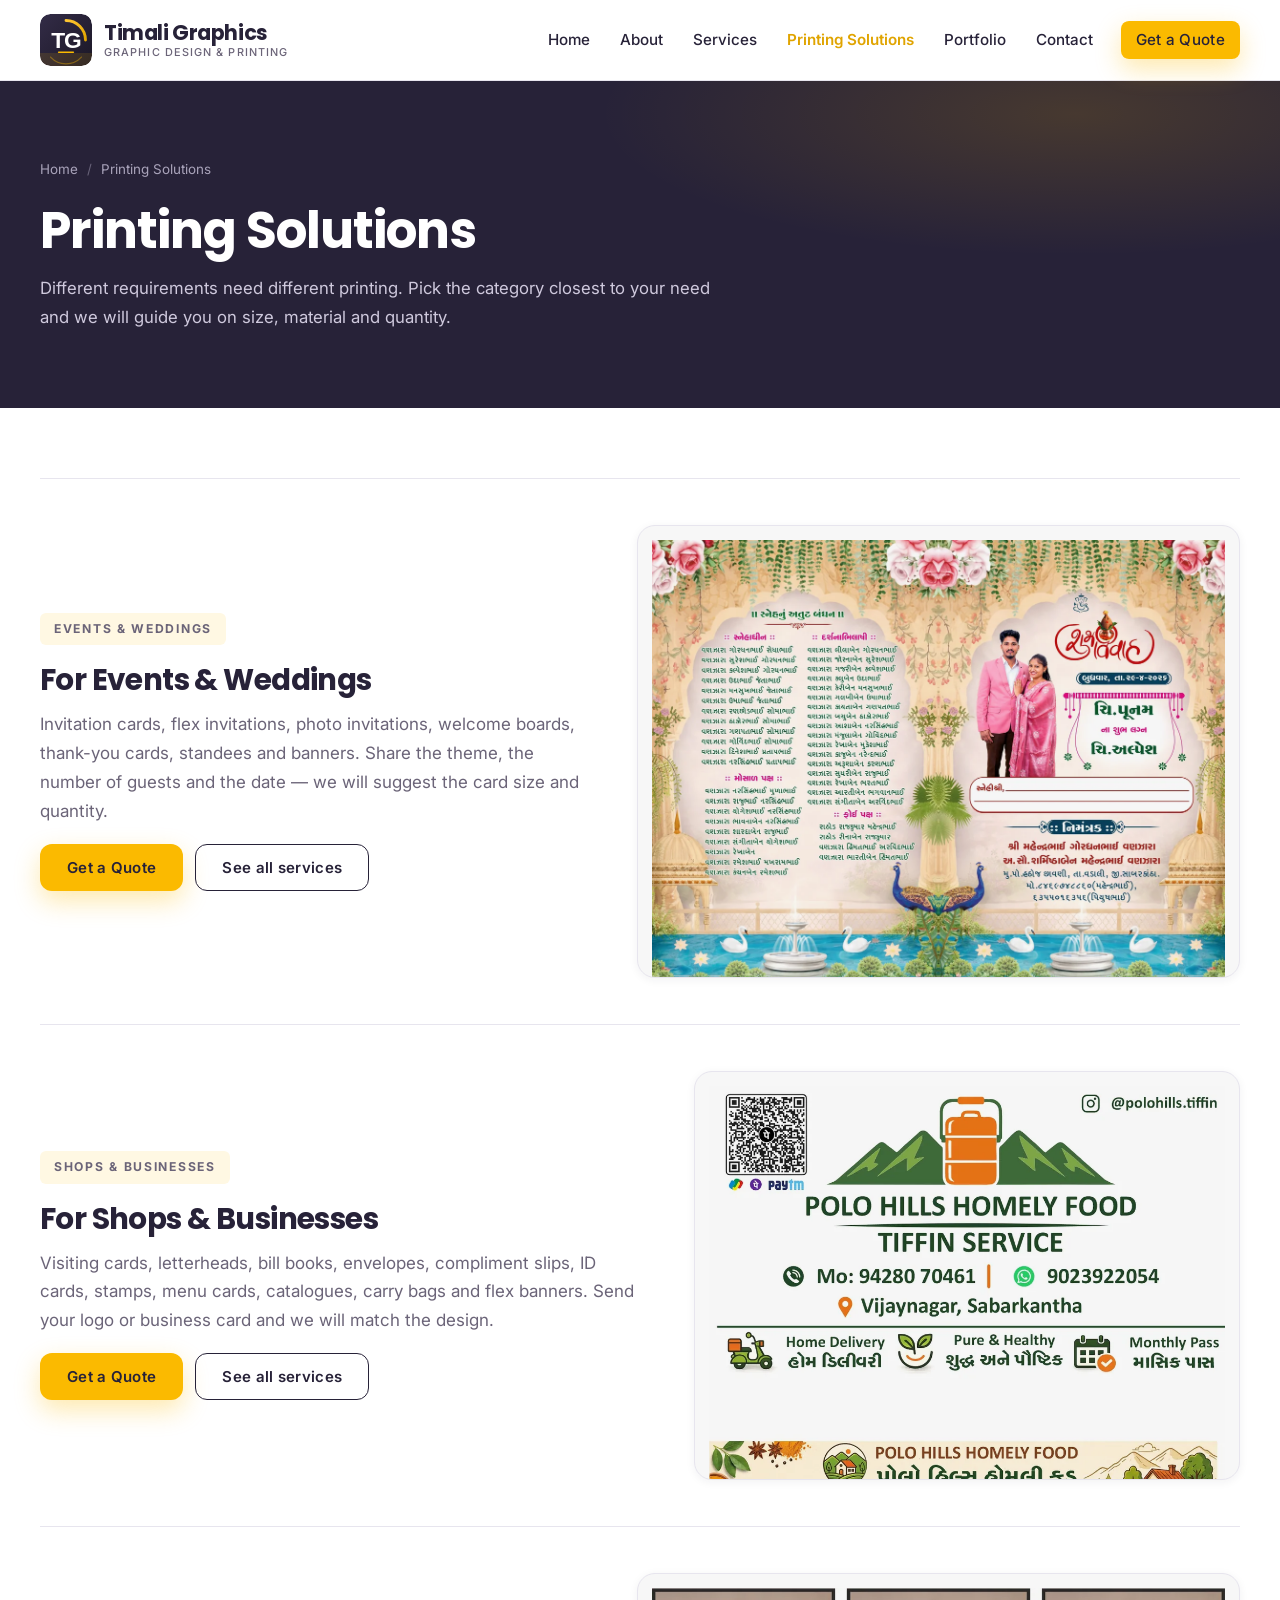
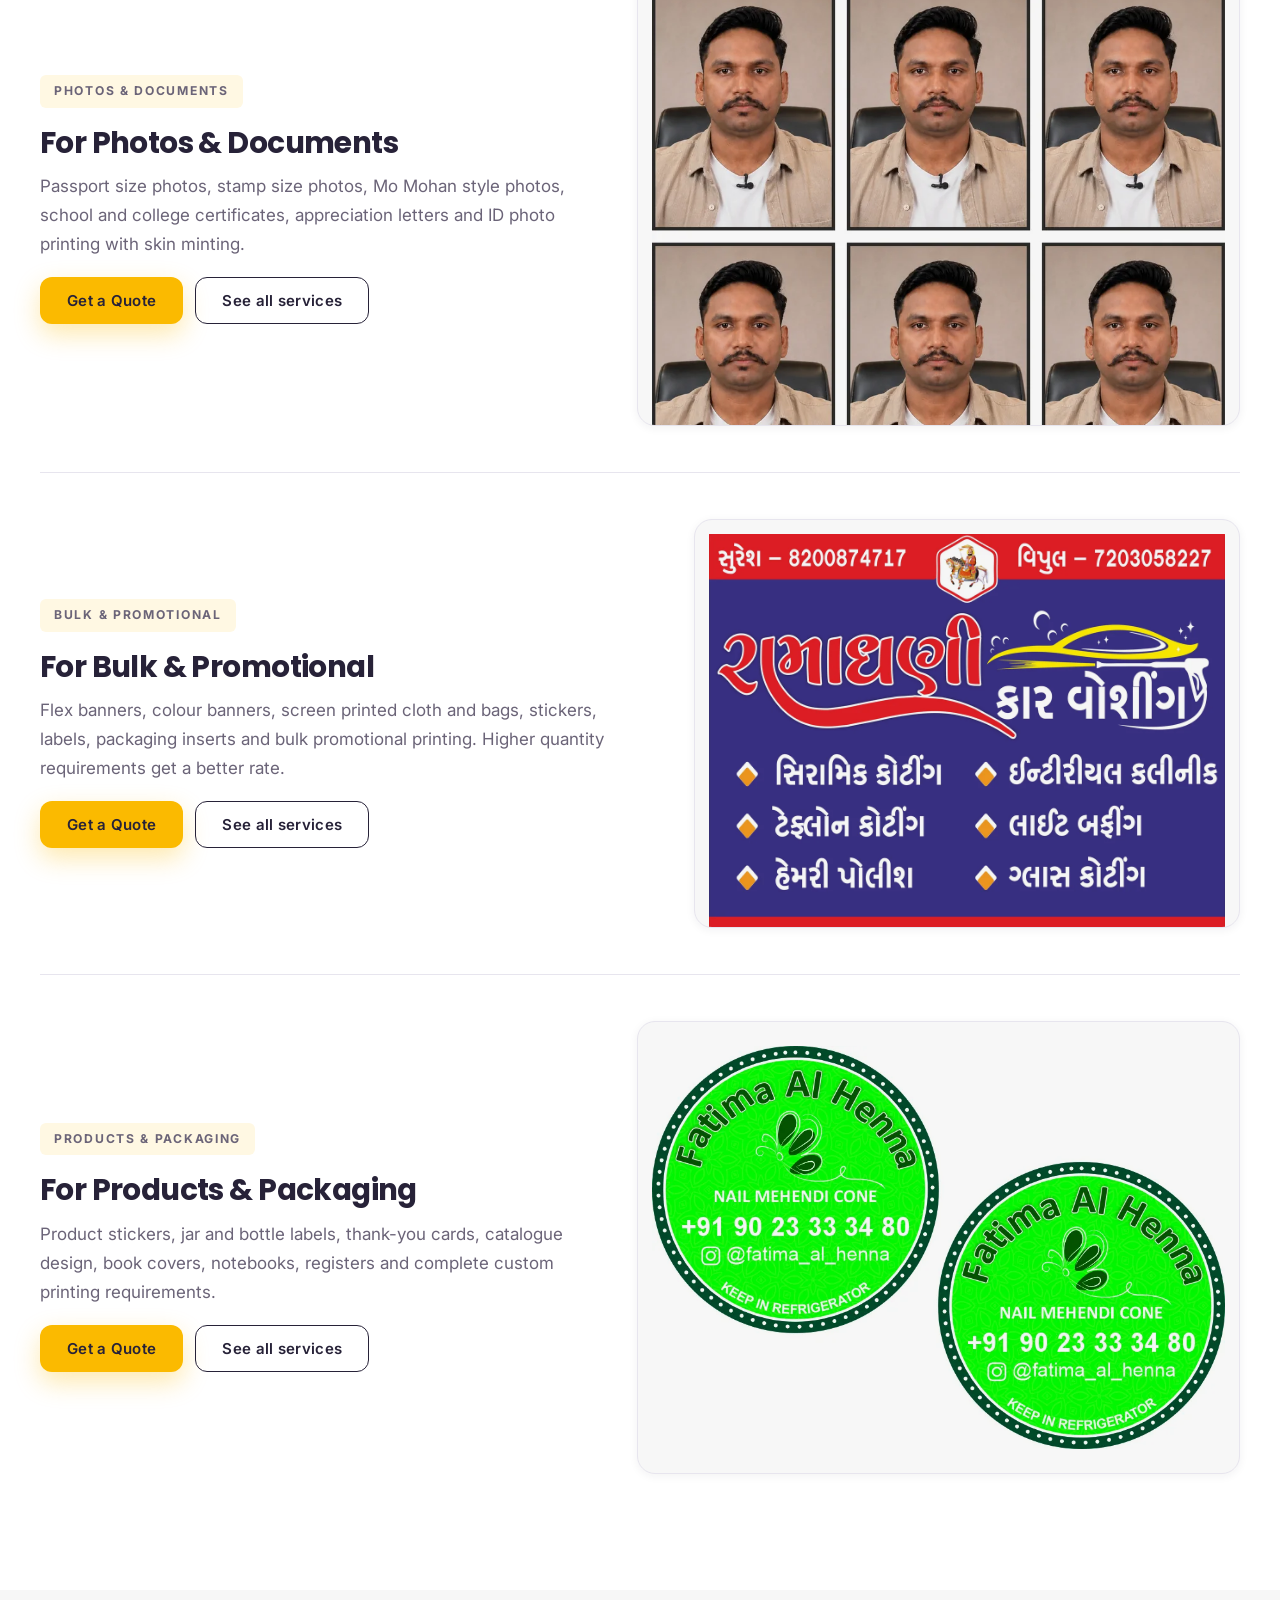
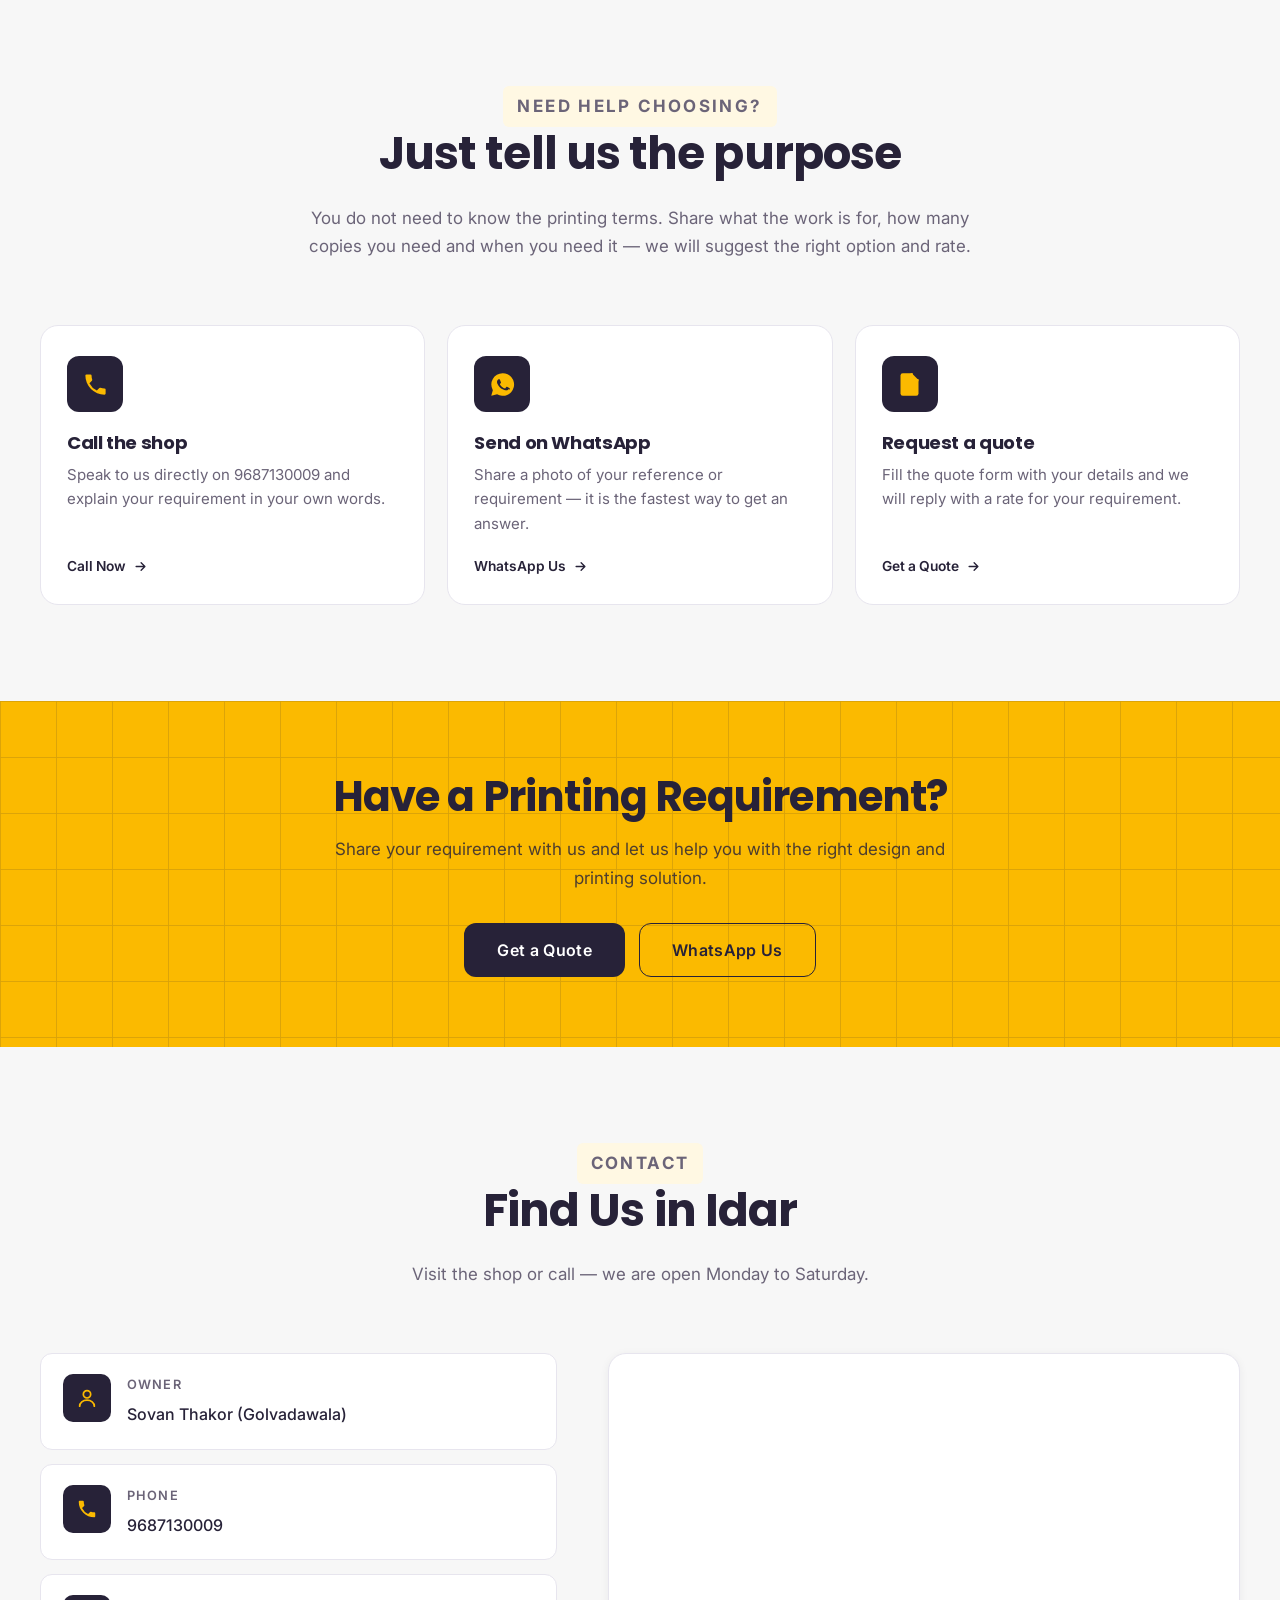
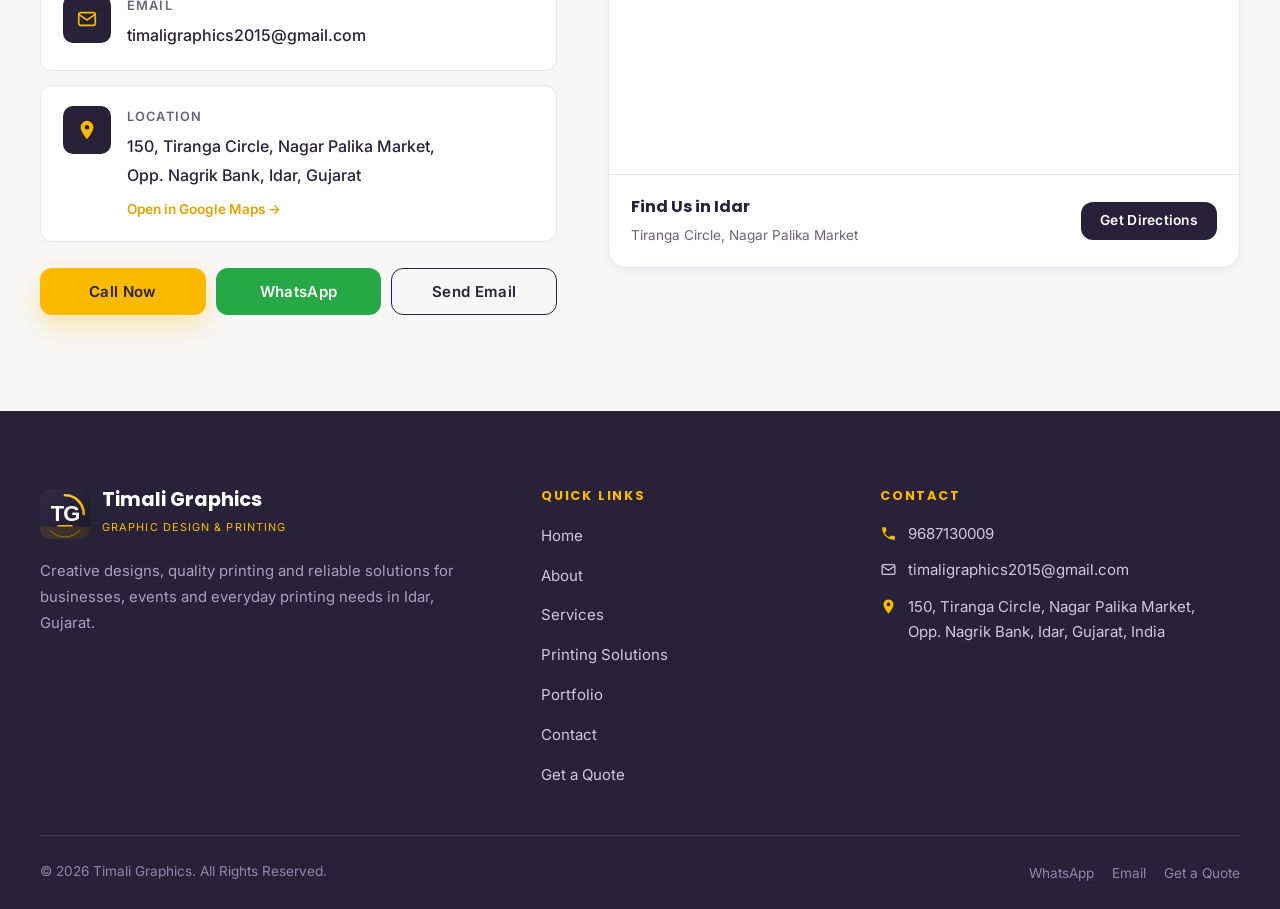
<file: solutions.html>
<!DOCTYPE html>
<html lang="en">
<head>
<meta charset="UTF-8">
<meta name="viewport" content="width=device-width, initial-scale=1.0">
<title>Printing Solutions | Timali Graphics — Idar</title>
<meta name="description" content="Printing solutions by requirement — events and weddings, shops and businesses, photos and documents, bulk and promotional, products and packaging. Graphic design and printing in Idar, Gujarat.">
<meta name="keywords" content="graphic design services in Idar, printing services in Idar, Timali Graphics, printing shop in Idar, visiting card printing Idar, wedding card Idar, banner printing Idar">
<meta name="author" content="Timali Graphics">
<meta name="robots" content="index, follow">
<meta name="theme-color" content="#272238">
<link rel="canonical" href="https://timali-graphics.web.app/solutions">
<meta property="og:type" content="website">
<meta property="og:site_name" content="Timali Graphics">
<meta property="og:title" content="Printing Solutions | Timali Graphics — Idar">
<meta property="og:description" content="Printing solutions by requirement — events and weddings, shops and businesses, photos and documents, bulk and promotional, products and packaging. Graphic design and printing in Idar, Gujarat.">
<meta property="og:image" content="assets/img/logo.svg">
<meta property="og:url" content="https://timali-graphics.web.app/solutions">
<meta name="twitter:card" content="summary_large_image">
<link rel="icon" type="image/svg+xml" href="assets/img/logo.svg">
<link rel="apple-touch-icon" href="assets/img/logo.svg">
<script>document.documentElement.className += ' js';</script>
<link rel="preconnect" href="https://fonts.googleapis.com">
<link rel="preconnect" href="https://fonts.gstatic.com" crossorigin>
<link href="https://fonts.googleapis.com/css2?family=Poppins:wght@600;700&family=Inter:wght@400;500;600&display=swap" rel="stylesheet">
<link rel="stylesheet" href="assets/css/style.css">
</head>
<body>

<header class="header">
  <div class="wrap header__in">
    <a class="brand" href="index.html">
      <img src="assets/img/logo.svg" alt="Timali Graphics logo" width="52" height="52">
      <span class="brand__txt">
        <b>Timali Graphics</b>
        <small>Graphic Design &amp; Printing</small>
      </span>
    </a>
    <nav class="nav" id="nav" aria-label="Main navigation">
      <a href="index.html">Home</a>
      <a href="about.html">About</a>
      <a href="services.html">Services</a>
      <a href="solutions.html">Printing Solutions</a>
      <a href="portfolio.html">Portfolio</a>
      <a href="contact.html">Contact</a>
      <a class="btn btn--primary btn--sm header__cta" href="quote.html">Get a Quote</a>
    </nav>
    <button class="burger" id="burger" aria-label="Open menu" aria-expanded="false" aria-controls="nav">
      <span></span><span></span><span></span>
    </button>
  </div>
</header>

<section class="phead">
  <div class="wrap">
    <ol class="crumbs">
      <li><a href="index.html">Home</a></li>
      <li>Printing Solutions</li>
    </ol>
    <h1>Printing Solutions</h1>
    <p>Different requirements need different printing. Pick the category closest to your need and we will guide you on size, material and quantity.</p>
  </div>
</section>

<section class="sec--tight">
  <div class="wrap">
    <article class="detail reveal" id="wedding-invitations">
      <div class="detail__body">
        <p class="eyebrow">Events &amp; Weddings</p>
        <h2>For Events &amp; Weddings</h2>
        <p>Invitation cards, flex invitations, photo invitations, welcome boards, thank-you cards, standees and banners. Share the theme, the number of guests and the date — we will suggest the card size and quantity.</p>
        <div style="display:flex;flex-wrap:wrap;gap:12px">
          <a class="btn btn--primary" href="quote.html">Get a Quote</a>
          <a class="btn btn--outline" href="services.html">See all services</a>
        </div>
      </div>
      <div class="detail__fig">
        <img src="assets/img/services/wedding-invitations.webp" alt="For Events &amp; Weddings printing by Timali Graphics, Idar" loading="lazy">
      </div>
    </article>
    <article class="detail reveal" id="visiting-cards">
      <div class="detail__body">
        <p class="eyebrow">Shops &amp; Businesses</p>
        <h2>For Shops &amp; Businesses</h2>
        <p>Visiting cards, letterheads, bill books, envelopes, compliment slips, ID cards, stamps, menu cards, catalogues, carry bags and flex banners. Send your logo or business card and we will match the design.</p>
        <div style="display:flex;flex-wrap:wrap;gap:12px">
          <a class="btn btn--primary" href="quote.html">Get a Quote</a>
          <a class="btn btn--outline" href="services.html">See all services</a>
        </div>
      </div>
      <div class="detail__fig">
        <img src="assets/img/services/visiting-cards.webp" alt="For Shops &amp; Businesses printing by Timali Graphics, Idar" loading="lazy">
      </div>
    </article>
    <article class="detail reveal" id="passport-photos">
      <div class="detail__body">
        <p class="eyebrow">Photos &amp; Documents</p>
        <h2>For Photos &amp; Documents</h2>
        <p>Passport size photos, stamp size photos, Mo Mohan style photos, school and college certificates, appreciation letters and ID photo printing with skin minting.</p>
        <div style="display:flex;flex-wrap:wrap;gap:12px">
          <a class="btn btn--primary" href="quote.html">Get a Quote</a>
          <a class="btn btn--outline" href="services.html">See all services</a>
        </div>
      </div>
      <div class="detail__fig">
        <img src="assets/img/services/passport-photos.webp" alt="For Photos &amp; Documents printing by Timali Graphics, Idar" loading="lazy">
      </div>
    </article>
    <article class="detail reveal" id="flex-banners">
      <div class="detail__body">
        <p class="eyebrow">Bulk &amp; Promotional</p>
        <h2>For Bulk &amp; Promotional</h2>
        <p>Flex banners, colour banners, screen printed cloth and bags, stickers, labels, packaging inserts and bulk promotional printing. Higher quantity requirements get a better rate.</p>
        <div style="display:flex;flex-wrap:wrap;gap:12px">
          <a class="btn btn--primary" href="quote.html">Get a Quote</a>
          <a class="btn btn--outline" href="services.html">See all services</a>
        </div>
      </div>
      <div class="detail__fig">
        <img src="assets/img/services/flex-banners.webp" alt="For Bulk &amp; Promotional printing by Timali Graphics, Idar" loading="lazy">
      </div>
    </article>
    <article class="detail reveal" id="stickers-labels">
      <div class="detail__body">
        <p class="eyebrow">Products &amp; Packaging</p>
        <h2>For Products &amp; Packaging</h2>
        <p>Product stickers, jar and bottle labels, thank-you cards, catalogue design, book covers, notebooks, registers and complete custom printing requirements.</p>
        <div style="display:flex;flex-wrap:wrap;gap:12px">
          <a class="btn btn--primary" href="quote.html">Get a Quote</a>
          <a class="btn btn--outline" href="services.html">See all services</a>
        </div>
      </div>
      <div class="detail__fig">
        <img src="assets/img/services/stickers-labels.webp" alt="For Products &amp; Packaging printing by Timali Graphics, Idar" loading="lazy">
      </div>
    </article>
  </div>
</section>

<section class="sec bg-light">
  <div class="wrap">
    <header class="sec__head reveal">
      <p class="eyebrow">Need help choosing?</p>
      <h2>Just tell us the purpose</h2>
      <p>You do not need to know the printing terms. Share what the work is for, how many copies you need and when you need it — we will suggest the right option and rate.</p>
    </header>
    <div class="services__grid">
      <article class="svc reveal">
        <span class="svc__ic"><svg viewBox="0 0 24 24"><path d="M6.6 10.8a15 15 0 0 0 6.6 6.6l2.2-2.2a1 1 0 0 1 1-.24 11.4 11.4 0 0 0 3.6.58 1 1 0 0 1 1 1V20a1 1 0 0 1-1 1A17 17 0 0 1 3 4a1 1 0 0 1 1-1h3.5a1 1 0 0 1 1 1 11.4 11.4 0 0 0 .58 3.6 1 1 0 0 1-.25 1z"/></svg></span>
        <h3>Call the shop</h3>
        <p>Speak to us directly on 9687130009 and explain your requirement in your own words.</p>
        <a class="svc__more" href="tel:+919687130009">Call Now <svg viewBox="0 0 24 24"><path d="M5 12h13M13 6l6 6-6 6"/></svg></a>
      </article>
      <article class="svc reveal">
        <span class="svc__ic"><svg viewBox="0 0 24 24"><path d="M12 2a10 10 0 0 0-8.6 15L2 22l5.2-1.4A10 10 0 1 0 12 2zm5.5 14c-.2.6-1.2 1.2-1.7 1.2-.5.1-1 .2-3.2-.7-2.7-1.1-4.4-3.9-4.5-4.1-.1-.2-1-1.4-1-2.6s.6-1.8.9-2.1c.2-.2.5-.3.7-.3h.5c.2 0 .4 0 .6.5l.8 2c.1.2.1.4 0 .6l-.4.5-.3.3c-.1.1-.3.3-.1.6.2.3.8 1.3 1.7 2.1 1.1 1 2 1.3 2.3 1.4.3.1.5.1.7-.1l.9-1.1c.2-.2.4-.2.6-.1l2 1c.2.1.4.2.4.3.1.2.1.7-.1 1.3z"/></svg></span>
        <h3>Send on WhatsApp</h3>
        <p>Share a photo of your reference or requirement — it is the fastest way to get an answer.</p>
        <a class="svc__more" href="#" data-wa>WhatsApp Us <svg viewBox="0 0 24 24"><path d="M5 12h13M13 6l6 6-6 6"/></svg></a>
      </article>
      <article class="svc reveal">
        <span class="svc__ic"><svg viewBox="0 0 24 24"><path d="M14 2H6a2 2 0 0 0-2 2v16a2 2 0 0 0 2 2h12a2 2 0 0 0 2-2V8z"/><path d="M14 2v6h6" fill="none" stroke="currentColor" stroke-width="2"/><path d="M9 13h6M9 17h4" fill="none" stroke="#FBBA00" stroke-width="2" stroke-linecap="round"/></svg></span>
        <h3>Request a quote</h3>
        <p>Fill the quote form with your details and we will reply with a rate for your requirement.</p>
        <a class="svc__more" href="quote.html">Get a Quote <svg viewBox="0 0 24 24"><path d="M5 12h13M13 6l6 6-6 6"/></svg></a>
      </article>
    </div>
  </div>
</section>

<section class="sec sec--tight cta">
  <div class="wrap cta__in">
    <h2 class="reveal">Have a Printing Requirement?</h2>
    <p class="reveal">Share your requirement with us and let us help you with the right design and printing solution.</p>
    <div class="cta__actions reveal">
      <a class="btn btn--dark btn--lg" href="quote.html">Get a Quote</a>
      <a class="btn btn--outline btn--lg" href="#" data-wa>WhatsApp Us</a>
    </div>
  </div>
</section>

<section class="sec bg-light" id="contact">
  <div class="wrap">
    <header class="sec__head reveal">
      <p class="eyebrow">Contact</p>
      <h2>Find Us in Idar</h2>
      <p>Visit the shop or call — we are open Monday to Saturday.</p>
    </header>
    <div class="contact__in">
      <div class="reveal">
        <div class="info-list">
          <div class="info-row">
            <span class="info-row__ic"><svg viewBox="0 0 24 24"><circle cx="12" cy="8" r="4" fill="none" stroke="currentColor" stroke-width="1.9"/><path d="M4 21c0-4 3.6-6.6 8-6.6s8 2.6 8 6.6" fill="none" stroke="currentColor" stroke-width="1.9" stroke-linecap="round"/></svg></span>
            <span><small>Owner</small><b>Sovan Thakor (Golvadawala)</b></span>
          </div>
          <a class="info-row" href="tel:+919687130009">
            <span class="info-row__ic"><svg viewBox="0 0 24 24"><path d="M6.6 10.8a15 15 0 0 0 6.6 6.6l2.2-2.2a1 1 0 0 1 1-.24 11.4 11.4 0 0 0 3.6.58 1 1 0 0 1 1 1V20a1 1 0 0 1-1 1A17 17 0 0 1 3 4a1 1 0 0 1 1-1h3.5a1 1 0 0 1 1 1 11.4 11.4 0 0 0 .58 3.6 1 1 0 0 1-.25 1z"/></svg></span>
            <span><small>Phone</small><b>9687130009</b></span>
          </a>
          <a class="info-row" href="mailto:timaligraphics2015@gmail.com">
            <span class="info-row__ic"><svg viewBox="0 0 24 24"><rect x="3" y="5" width="18" height="14" rx="2" fill="none" stroke="currentColor" stroke-width="1.8"/><path d="M3 7l9 6 9-6" fill="none" stroke="currentColor" stroke-width="1.8"/></svg></span>
            <span><small>Email</small><b>timaligraphics2015@gmail.com</b></span>
          </a>
          <a class="info-row" href="https://www.google.com/maps/search/?api=1&amp;query=Tiranga%20Circle%2C%20Nagar%20Palika%20Market%2C%20Idar%2C%20Gujarat" target="_blank" rel="noopener">
            <span class="info-row__ic"><svg viewBox="0 0 24 24"><path d="M12 2a7 7 0 0 0-7 7c0 5.2 7 13 7 13s7-7.8 7-13a7 7 0 0 0-7-7zm0 9.5A2.5 2.5 0 1 1 14.5 9 2.5 2.5 0 0 1 12 11.5z"/></svg></span>
            <span><small>Location</small><b>150, Tiranga Circle, Nagar Palika Market,<br>Opp. Nagrik Bank, Idar, Gujarat</b><em>Open in Google Maps →</em></span>
          </a>
        </div>
        <div class="contact__actions">
          <a class="btn btn--primary" href="tel:+919687130009">Call Now</a>
          <a class="btn btn--wa" href="#" data-wa>WhatsApp</a>
          <a class="btn btn--outline" href="mailto:timaligraphics2015@gmail.com">Send Email</a>
        </div>
      </div>
      <div class="map-card reveal">
        <iframe title="Timali Graphics location on Google Maps"
          src="https://www.google.com/maps?q=Tiranga%20Circle%2C%20Nagar%20Palika%20Market%2C%20Idar%2C%20Gujarat&amp;output=embed"
          loading="lazy" referrerpolicy="no-referrer-when-downgrade" allowfullscreen></iframe>
        <div class="map-card__bar">
          <span><b>Find Us in Idar</b><small>Tiranga Circle, Nagar Palika Market</small></span>
          <a class="btn btn--dark btn--sm" target="_blank" rel="noopener"
             href="https://www.google.com/maps/dir/?api=1&amp;destination=Tiranga%20Circle%2C%20Nagar%20Palika%20Market%2C%20Idar%2C%20Gujarat">Get Directions</a>
        </div>
      </div>
    </div>
  </div>
</section>

<footer class="footer">
  <div class="wrap">
    <div class="footer__grid">
      <div>
        <div class="footer__brand">
          <img src="assets/img/logo.svg" alt="" width="50" height="50">
          <span><b>Timali Graphics</b><small>Graphic Design &amp; Printing</small></span>
        </div>
        <p>Creative designs, quality printing and reliable solutions for businesses, events and everyday printing needs in Idar, Gujarat.</p>
      </div>
      <div>
        <h4>Quick Links</h4>
        <ul class="footer__links">
          <li><a href="index.html">Home</a></li>
          <li><a href="about.html">About</a></li>
          <li><a href="services.html">Services</a></li>
          <li><a href="solutions.html">Printing Solutions</a></li>
          <li><a href="portfolio.html">Portfolio</a></li>
          <li><a href="contact.html">Contact</a></li>
          <li><a href="quote.html">Get a Quote</a></li>
        </ul>
      </div>
      <div>
        <h4>Contact</h4>
        <ul class="footer__contact">
          <li><svg viewBox="0 0 24 24"><path d="M6.6 10.8a15 15 0 0 0 6.6 6.6l2.2-2.2a1 1 0 0 1 1-.24 11.4 11.4 0 0 0 3.6.58 1 1 0 0 1 1 1V20a1 1 0 0 1-1 1A17 17 0 0 1 3 4a1 1 0 0 1 1-1h3.5a1 1 0 0 1 1 1 11.4 11.4 0 0 0 .58 3.6 1 1 0 0 1-.25 1z"/></svg><a href="tel:+919687130009">9687130009</a></li>
          <li><svg viewBox="0 0 24 24"><rect x="3" y="5" width="18" height="14" rx="2" fill="none" stroke="currentColor" stroke-width="1.8"/><path d="M3 7l9 6 9-6" fill="none" stroke="currentColor" stroke-width="1.8"/></svg><a href="mailto:timaligraphics2015@gmail.com">timaligraphics2015@gmail.com</a></li>
          <li><svg viewBox="0 0 24 24"><path d="M12 2a7 7 0 0 0-7 7c0 5.2 7 13 7 13s7-7.8 7-13a7 7 0 0 0-7-7zm0 9.5A2.5 2.5 0 1 1 14.5 9 2.5 2.5 0 0 1 12 11.5z"/></svg><span>150, Tiranga Circle, Nagar Palika Market,<br>Opp. Nagrik Bank, Idar, Gujarat, India</span></li>
        </ul>
      </div>
    </div>
    <div class="footer__bottom">
      <p>© <span data-year>2026</span> Timali Graphics. All Rights Reserved.</p>
      <ul>
        <li><a href="#" data-wa>WhatsApp</a></li>
        <li><a href="mailto:timaligraphics2015@gmail.com">Email</a></li>
        <li><a href="quote.html">Get a Quote</a></li>
      </ul>
    </div>
  </div>
</footer>

<div class="sticky-cta">
  <div class="sticky-cta__in">
    <a class="btn btn--dark" href="tel:+919687130009">
      <svg class="i" viewBox="0 0 24 24"><path d="M6.6 10.8a15 15 0 0 0 6.6 6.6l2.2-2.2a1 1 0 0 1 1-.24 11.4 11.4 0 0 0 3.6.58 1 1 0 0 1 1 1V20a1 1 0 0 1-1 1A17 17 0 0 1 3 4a1 1 0 0 1 1-1h3.5a1 1 0 0 1 1 1 11.4 11.4 0 0 0 .58 3.6 1 1 0 0 1-.25 1z"/></svg>
      Call Now
    </a>
    <a class="btn btn--wa" href="#" data-wa>
      <svg class="i" viewBox="0 0 24 24"><path d="M12 2a10 10 0 0 0-8.6 15L2 22l5.2-1.4A10 10 0 1 0 12 2zm5.5 14c-.2.6-1.2 1.2-1.7 1.2-.5.1-1 .2-3.2-.7-2.7-1.1-4.4-3.9-4.5-4.1-.1-.2-1-1.4-1-2.6s.6-1.8.9-2.1c.2-.2.5-.3.7-.3h.5c.2 0 .4 0 .6.5l.8 2c.1.2.1.4 0 .6l-.4.5-.3.3c-.1.1-.3.3-.1.6.2.3.8 1.3 1.7 2.1 1.1 1 2 1.3 2.3 1.4.3.1.5.1.7-.1l.9-1.1c.2-.2.4-.2.6-.1l2 1c.2.1.4.2.4.3.1.2.1.7-.1 1.3z"/></svg>
      WhatsApp
    </a>
  </div>
</div>

<div class="lb" id="lightbox" role="dialog" aria-modal="true" aria-label="Portfolio image preview" aria-hidden="true">
  <button class="lb__close" type="button" aria-label="Close preview"><svg viewBox="0 0 24 24"><path d="M6 6l12 12M18 6 6 18"/></svg></button>
  <button class="lb__nav lb__nav--prev" type="button" aria-label="Previous image"><svg viewBox="0 0 24 24"><path d="m14 6-6 6 6 6"/></svg></button>
  <button class="lb__nav lb__nav--next" type="button" aria-label="Next image"><svg viewBox="0 0 24 24"><path d="m10 6 6 6-6 6"/></svg></button>
  <div class="lb__box">
    <img alt="">
    <div class="lb__cap"><span><b data-lb-title></b><small data-lb-cat></small></span></div>
  </div>
</div>

<script src="assets/js/main.js"></script>
</body>
</html>
</file>
<file: assets/css/style.css>
/* =============================================================
   TIMALI GRAPHICS — Design System
   Brand: Navy #272238 · Yellow #FBBA00 · White · Light #F7F7F7
   Type: Poppins (headings) · Inter (body)
   ============================================================= */

/* ---------- 1. TOKENS ---------- */
:root{
  /* Brand */
  --navy:#272238;
  --navy-900:#1b1726;
  --navy-800:#221d31;
  --navy-700:#332c47;
  --navy-600:#453c5e;
  --yellow:#FBBA00;
  --yellow-600:#E0A400;
  --yellow-50:#FFF8E3;
  --white:#FFFFFF;
  --bg:#F7F7F7;

  /* Text */
  --ink:#1A1526;
  --muted:#6B6478;
  --muted-light:#A9A3BA;

  /* Lines & shadow */
  --line:#E7E5EE;
  --line-dark:rgba(255,255,255,.12);
  --sh-1:0 2px 10px rgba(39,34,56,.06);
  --sh-2:0 10px 30px rgba(39,34,56,.10);
  --sh-3:0 22px 55px rgba(39,34,56,.16);
  --sh-yellow:0 10px 26px rgba(251,186,0,.32);

  /* Shape */
  --r-sm:8px;
  --r-md:12px;
  --r-lg:18px;
  --r-xl:24px;

  /* Layout */
  --wrap:1200px;
  --header-h:80px;
}

/* ---------- 2. RESET ---------- */
*,*::before,*::after{box-sizing:border-box}
html{scroll-behavior:smooth;scroll-padding-top:100px;-webkit-text-size-adjust:100%;overflow-x:hidden}
body{
  margin:0;
  font-family:'Inter',system-ui,-apple-system,'Segoe UI',Roboto,Helvetica,Arial,sans-serif;
  font-size:17px;
  line-height:1.7;
  color:var(--ink);
  background:var(--white);
  -webkit-font-smoothing:antialiased;
  -moz-osx-font-smoothing:grayscale;
}
body::selection{background:var(--yellow);color:var(--navy)}
img,svg,video{max-width:100%;display:block}
a{color:inherit;text-decoration:none}
ul,ol{margin:0;padding:0;list-style:none}
h1,h2,h3,h4{font-family:'Poppins','Inter',sans-serif;font-weight:700;line-height:1.18;margin:0 0 .5em;letter-spacing:-.02em}
p{margin:0 0 1em}
button{font:inherit}
:focus-visible{outline:3px solid var(--yellow);outline-offset:3px;border-radius:4px}

/* ---------- 3. LAYOUT HELPERS ---------- */
.wrap{width:min(100% - 40px,var(--wrap));margin-inline:auto}
.sec{padding:clamp(64px,7.5vw,112px) 0}
.sec--tight{padding:clamp(48px,5.5vw,80px) 0}
.bg-light{background:var(--bg)}
.bg-navy{background:var(--navy);color:var(--white)}
.bg-navy h1,.bg-navy h2,.bg-navy h3,.bg-navy h4{color:var(--white)}
.center{text-align:center}
.sr-only{position:absolute;width:1px;height:1px;padding:0;margin:-1px;overflow:hidden;clip:rect(0 0 0 0);white-space:nowrap;border:0}

/* Section heading block */
.sec__head{max-width:64ch;margin:0 auto clamp(40px,5vw,68px);text-align:center}
.sec__head--left{margin-inline:0;text-align:left}
.sec__head h2{font-size:clamp(1.85rem,3.6vw,2.85rem);color:var(--navy)}
.bg-navy .sec__head h2{color:var(--white)}
.sec__head p{color:var(--muted);font-size:1.06rem;margin:0}
.bg-navy .sec__head p{color:var(--muted-light)}

.eyebrow{
  display:inline-block;margin:0 0 14px;padding:6px 14px;border-radius:6px;
  background:var(--yellow-50);color:var(--yellow-600);
  font-size:.76rem;font-weight:700;letter-spacing:.14em;text-transform:uppercase;
}
.bg-navy .eyebrow{background:rgba(251,186,0,.14);color:var(--yellow)}

/* ---------- 4. BUTTONS (radius 8-12px, NOT pill) ---------- */
.btn{
  display:inline-flex;align-items:center;justify-content:center;gap:10px;
  padding:15px 26px;border-radius:var(--r-md);
  font-family:'Inter',sans-serif;font-size:.94rem;font-weight:600;letter-spacing:.02em;
  line-height:1;white-space:nowrap;cursor:pointer;border:1.5px solid transparent;
  transition:transform .2s ease,box-shadow .2s ease,background-color .2s ease,color .2s ease,border-color .2s ease;
}
.btn:hover{transform:translateY(-2px)}
.btn:active{transform:translateY(0)}
.btn .i{width:18px;height:18px;fill:currentColor;flex:none}

.btn--primary{background:var(--yellow);color:var(--navy);box-shadow:var(--sh-yellow)}
.btn--primary:hover{background:var(--yellow-600);box-shadow:0 14px 32px rgba(251,186,0,.42)}

.btn--dark{background:var(--navy);color:var(--white)}
.btn--dark:hover{background:var(--navy-700);box-shadow:var(--sh-2)}

.btn--outline{background:transparent;color:var(--navy);border-color:var(--navy)}
.btn--outline:hover{background:var(--navy);color:var(--white)}

.btn--ghost{background:transparent;color:var(--white);border-color:rgba(255,255,255,.45)}
.btn--ghost:hover{background:rgba(255,255,255,.1);border-color:var(--white)}

.btn--wa{background:#25A845;color:#fff}
.btn--wa:hover{background:#1f8f39}

.btn--sm{padding:11px 18px;font-size:.86rem}
.btn--lg{padding:18px 32px;font-size:1rem}
.btn--full{width:100%}

.i{width:1.05em;height:1.05em;fill:currentColor;flex:none;vertical-align:-.16em}

/* Text link */
.link-arrow{
  display:inline-flex;align-items:center;gap:8px;margin-top:8px;
  font-family:'Inter',sans-serif;font-weight:600;font-size:.94rem;color:var(--navy);
  transition:gap .2s ease,color .2s ease;
}
.link-arrow svg{width:17px;height:17px;fill:none;stroke:currentColor;stroke-width:2;stroke-linecap:round;stroke-linejoin:round}
.link-arrow:hover{gap:13px;color:var(--yellow-600)}

/* ---------- 5. TOP UTILITY BAR ---------- */
.topbar{background:var(--navy);color:var(--muted-light);font-size:.85rem;border-bottom:1px solid var(--line-dark)}
.topbar__in{display:flex;align-items:center;justify-content:space-between;gap:16px;min-height:40px;flex-wrap:wrap}
.topbar__list{display:flex;align-items:center;gap:22px;flex-wrap:wrap;margin:0}
.topbar__list li{display:flex;align-items:center;gap:8px}
.topbar a:hover{color:var(--yellow)}
.topbar .i{width:15px;height:15px}
.topbar__sep{width:1px;height:14px;background:rgba(255,255,255,.16)}

/* ---------- 6. HEADER ---------- */
.header{
  position:sticky;top:0;z-index:100;background:var(--white);
  border-bottom:1px solid var(--line);
  transition:box-shadow .25s ease;
}
.header.is-stuck{box-shadow:var(--sh-2)}
.header__in{display:flex;align-items:center;justify-content:space-between;gap:20px;min-height:var(--header-h)}

.brand{display:flex;align-items:center;gap:12px;flex:none}
.brand img{width:52px;height:52px;border-radius:10px}
.brand__txt{display:flex;flex-direction:column;line-height:1.2}
.brand__txt b{font-family:'Poppins',sans-serif;font-size:1.3rem;font-weight:700;color:var(--navy);letter-spacing:-.02em}
.brand__txt small{font-size:.68rem;letter-spacing:.1em;color:var(--muted);font-weight:500;text-transform:uppercase}

.nav{display:flex;align-items:center;gap:2px}
.nav a{padding:10px 14px;border-radius:var(--r-sm);font-size:.95rem;font-weight:500;color:var(--navy);white-space:nowrap;transition:color .18s,background-color .18s}
.nav a:hover{color:var(--yellow-600);background:var(--bg)}
.nav a[aria-current="page"]{color:var(--yellow-600);font-weight:600}
.header__cta{margin-left:12px}

.burger{
  display:none;width:48px;height:48px;border:0;background:var(--navy);border-radius:var(--r-md);
  cursor:pointer;place-items:center;padding:0;
}
.burger span{display:block;width:22px;height:2px;background:#fff;border-radius:2px;transition:transform .28s ease,opacity .2s ease}
.burger span + span{margin-top:5px}
.burger[aria-expanded="true"] span:nth-child(1){transform:translateY(7px) rotate(45deg)}
.burger[aria-expanded="true"] span:nth-child(2){opacity:0}
.burger[aria-expanded="true"] span:nth-child(3){transform:translateY(-7px) rotate(-45deg)}

/* ---------- 7. MOBILE STICKY CTA BAR ---------- */
.sticky-cta{
  position:fixed;left:0;right:0;bottom:0;z-index:99;display:none;
  background:var(--white);border-top:1px solid var(--line);box-shadow:0 -6px 22px rgba(39,34,56,.12);
  padding:10px 12px calc(10px + env(safe-area-inset-bottom));
}
.sticky-cta__in{display:grid;grid-template-columns:1fr 1fr;gap:10px}
.sticky-cta .btn{padding:14px 10px;font-size:.88rem}

/* ---------- 8. HERO ---------- */
.hero{
  position:relative;overflow:hidden;background:var(--navy);color:var(--white);
  padding:clamp(56px,7vw,104px) 0 clamp(64px,8vw,110px);
}
.hero::before{
  content:"";position:absolute;inset:0;pointer-events:none;
  background:
    radial-gradient(60% 55% at 82% 18%,rgba(251,186,0,.16),transparent 62%),
    radial-gradient(50% 50% at 8% 88%,rgba(69,60,94,.55),transparent 66%);
}
.hero::after{
  content:"";position:absolute;inset:0;pointer-events:none;opacity:.5;
  background-image:linear-gradient(rgba(255,255,255,.045) 1px,transparent 1px),linear-gradient(90deg,rgba(255,255,255,.045) 1px,transparent 1px);
  background-size:70px 70px;
  -webkit-mask-image:radial-gradient(ellipse 78% 62% at 50% 42%,#000,transparent 76%);
          mask-image:radial-gradient(ellipse 78% 62% at 50% 42%,#000,transparent 76%);
}
.hero__in{position:relative;display:grid;grid-template-columns:1.05fr .95fr;gap:clamp(36px,5vw,64px);align-items:center}

.pill{
  display:inline-flex;align-items:center;gap:9px;margin:0 0 24px;padding:7px 15px;border-radius:6px;
  font-size:.8rem;font-weight:600;letter-spacing:.03em;
  background:rgba(251,186,0,.12);border:1px solid rgba(251,186,0,.34);color:var(--yellow);
}
.pill__dot{width:7px;height:7px;border-radius:50%;background:var(--yellow);animation:pulse 2.2s ease-out infinite}
@keyframes pulse{0%{box-shadow:0 0 0 0 rgba(251,186,0,.6)}70%{box-shadow:0 0 0 9px rgba(251,186,0,0)}100%{box-shadow:0 0 0 0 rgba(251,186,0,0)}}

.hero h1{font-size:clamp(2.25rem,4.9vw,4rem);font-weight:700;line-height:1.06;color:#fff;margin:0 0 22px}
.hero h1 em{font-style:normal;color:var(--yellow)}
.hero__lead{font-size:clamp(1.02rem,1.4vw,1.16rem);color:#CFC9DD;max-width:52ch;margin:0 0 32px}
.hero__actions{display:flex;flex-wrap:wrap;gap:14px}


/* Hero work collage — real work photos in tilted card frames */
.collage{position:relative;min-height:572px}
.collage__item{
  position:absolute;background:var(--white);border-radius:var(--r-md);margin:0;
  box-shadow:var(--sh-3);padding:7px;
  transition:transform .35s cubic-bezier(.2,.8,.2,1),box-shadow .35s ease;
}
.collage__item img{
  display:block;width:100%;height:auto;aspect-ratio:16/11;object-fit:cover;
  border-radius:7px;background:var(--bg);
}
.collage__item figcaption{
  font-family:'Poppins',sans-serif;font-size:.72rem;font-weight:600;color:var(--navy);
  padding:7px 3px 2px;line-height:1.2;
}
.collage__item--1:hover{transform:translateY(-8px) scale(1.03) rotate(-3deg);box-shadow:0 30px 70px rgba(0,0,0,.34)}
.collage__item--2:hover{transform:translateY(-8px) scale(1.03) rotate(2.5deg);box-shadow:0 30px 70px rgba(0,0,0,.34)}
.collage__item--3:hover{transform:translateY(-8px) scale(1.03) rotate(-1.2deg);box-shadow:0 30px 70px rgba(0,0,0,.34)}
.collage__item--4:hover{transform:translateY(-8px) scale(1.03) rotate(2.2deg);box-shadow:0 30px 70px rgba(0,0,0,.34)}
.collage__item--5:hover{transform:translateY(-8px) scale(1.03) rotate(-2.4deg);box-shadow:0 30px 70px rgba(0,0,0,.34)}

.collage__item--1{top:206px;left:0;width:206px;transform:rotate(-3deg)}
.collage__item--2{top:198px;right:0;width:198px;transform:rotate(2.5deg)}
.collage__item--3{top:0;left:50%;margin-left:-124px;width:248px;transform:rotate(-1.2deg);z-index:3}
.collage__item--4{top:380px;left:8px;width:212px;transform:rotate(2.2deg)}
.collage__item--5{top:374px;right:8px;width:204px;transform:rotate(-2.4deg)}
.collage__badge{
  position:absolute;left:50%;top:250px;z-index:6;transform:translateX(-50%) rotate(-1.5deg);
  background:var(--yellow);color:var(--navy);border-radius:10px;padding:10px 20px;text-align:center;
  box-shadow:0 16px 40px rgba(251,186,0,.4);white-space:nowrap;
}
.collage__badge b{display:block;font-family:'Poppins',sans-serif;font-size:1.1rem;font-weight:700;line-height:1.15}
.collage__badge small{font-size:.64rem;letter-spacing:.11em;text-transform:uppercase}

/* ---------- 9. TRUST HIGHLIGHTS ---------- */
.trust{background:var(--white);border-bottom:1px solid var(--line)}
.trust__grid{display:grid;grid-template-columns:repeat(4,1fr);gap:1px;background:var(--line)}
.trust__cell{background:var(--white);padding:clamp(24px,3vw,36px) clamp(18px,2.4vw,30px);display:flex;gap:16px;align-items:flex-start}
.trust__ic{flex:none;width:46px;height:46px;border-radius:10px;display:grid;place-items:center;background:var(--yellow-50);color:var(--yellow-600)}
.trust__ic svg{width:23px;height:23px;fill:currentColor}
.trust__cell h3{font-size:1.02rem;margin:0 0 5px;color:var(--navy)}
.trust__cell p{margin:0;font-size:.9rem;color:var(--muted);line-height:1.6}

/* ---------- 10. SERVICES ---------- */
.services__grid{display:grid;grid-template-columns:repeat(auto-fit,minmax(272px,1fr));gap:22px}
.svc{
  position:relative;display:flex;flex-direction:column;
  background:var(--white);border:1px solid var(--line);border-radius:var(--r-lg);
  padding:30px 26px 26px;
  transition:transform .25s ease,box-shadow .25s ease,border-color .25s ease;
}
.svc::after{
  content:"";position:absolute;left:0;right:0;bottom:0;height:4px;border-radius:0 0 var(--r-lg) var(--r-lg);
  background:var(--yellow);transform:scaleX(0);transform-origin:left;transition:transform .3s ease;
}
.svc:hover{transform:translateY(-6px);box-shadow:var(--sh-2);border-color:rgba(251,186,0,.5)}
.svc:hover::after{transform:scaleX(1)}
.svc__ic{
  width:56px;height:56px;border-radius:12px;display:grid;place-items:center;margin-bottom:20px;
  background:var(--navy);color:var(--yellow);transition:background-color .25s ease,color .25s ease;
}
.svc__ic svg{width:27px;height:27px;fill:currentColor}
.svc:hover .svc__ic{background:var(--yellow);color:var(--navy)}
.svc h3{font-size:1.14rem;margin:0 0 9px;color:var(--navy)}
.svc p{margin:0 0 18px;font-size:.94rem;color:var(--muted);line-height:1.65;flex:1}
.svc__more{
  display:inline-flex;align-items:center;gap:7px;font-size:.86rem;font-weight:600;color:var(--navy);
  transition:gap .2s ease,color .2s ease;
}
.svc__more svg{width:15px;height:15px;fill:none;stroke:currentColor;stroke-width:2.2;stroke-linecap:round;stroke-linejoin:round;transition:transform .2s ease}
.svc:hover .svc__more{color:var(--yellow-600);gap:10px}
.svc:hover .svc__more svg{transform:translateX(3px)}

/* ---------- 11. WHY CHOOSE US ---------- */
.why__grid{display:grid;grid-template-columns:repeat(auto-fit,minmax(300px,1fr));gap:1px;background:var(--line-dark);border:1px solid var(--line-dark);border-radius:var(--r-lg);overflow:hidden}
.why__item{background:var(--navy);padding:clamp(28px,3.2vw,40px);display:flex;gap:18px;transition:background-color .25s ease}
.why__item:hover{background:var(--navy-800)}
.why__n{
  flex:none;width:42px;height:42px;border-radius:9px;display:grid;place-items:center;
  background:rgba(251,186,0,.13);color:var(--yellow);font-family:'Poppins',sans-serif;font-weight:700;font-size:.92rem;
}
.why__item h3{font-size:1.08rem;margin:0 0 8px;color:#fff}
.why__item p{margin:0;font-size:.93rem;color:var(--muted-light);line-height:1.65}

/* ---------- 12. PORTFOLIO ---------- */
.filters{display:flex;flex-wrap:wrap;justify-content:center;gap:9px;margin:0 auto 40px}
.filter{
  padding:9px 18px;border-radius:var(--r-sm);border:1.5px solid var(--line);background:var(--white);
  font-size:.87rem;font-weight:500;color:var(--navy);cursor:pointer;
  transition:background-color .2s ease,color .2s ease,border-color .2s ease;
}
.filter:hover{border-color:var(--navy)}
.filter.active{background:var(--navy);border-color:var(--navy);color:#fff}

.pf-grid{display:grid;grid-template-columns:repeat(3,1fr);gap:20px}
.pf-item{
  position:relative;border-radius:var(--r-lg);overflow:hidden;background:var(--bg);
  border:1px solid var(--line);cursor:pointer;display:flex;flex-direction:column;
  width:100%;padding:0;text-align:left;font:inherit;color:inherit;
  transition:transform .25s ease,box-shadow .25s ease,opacity .3s ease,border-color .25s ease;
}
.pf-item:hover{transform:translateY(-5px);box-shadow:var(--sh-2);border-color:rgba(251,186,0,.55)}
.pf-item.is-hidden{display:none}
.pf-item img{display:block;width:100%;height:auto;aspect-ratio:1/1;object-fit:cover;transition:transform .5s cubic-bezier(.2,.8,.2,1)}
.pf-item:hover img{transform:scale(1.06)}
.pf-item__body{display:block;padding:16px 18px 18px;background:var(--white);border-top:1px solid var(--line)}
.pf-item__body b{display:block;font-family:'Poppins',sans-serif;font-size:.98rem;font-weight:600;color:var(--navy);margin-bottom:3px}
.pf-item__body small{display:block;font-size:.8rem;color:var(--muted)}
.pf-item__zoom{
  position:absolute;top:12px;right:12px;z-index:2;width:38px;height:38px;border-radius:8px;
  background:rgba(255,255,255,.94);display:grid;place-items:center;
  opacity:0;transform:scale(.8);transition:opacity .25s ease,transform .25s ease;
}
.pf-item:hover .pf-item__zoom{opacity:1;transform:scale(1)}
.pf-item__zoom svg{width:18px;height:18px;fill:none;stroke:var(--navy);stroke-width:2.2;stroke-linecap:round;stroke-linejoin:round}
.pf-empty{text-align:center;color:var(--muted);padding:40px 0;display:none}

/* Lightbox */
.lb{
  position:fixed;inset:0;z-index:200;background:rgba(27,23,38,.94);
  display:none;align-items:center;justify-content:center;padding:24px;
}
.lb.open{display:flex}
.lb__box{max-width:min(1000px,100%);width:100%}
.lb__box img{width:100%;max-height:74vh;object-fit:contain;border-radius:var(--r-md);background:#fff}
.lb__cap{margin-top:16px;display:flex;align-items:flex-start;justify-content:space-between;gap:20px;color:#fff}
.lb__cap b{display:block;font-family:'Poppins',sans-serif;font-size:1.1rem;font-weight:600}
.lb__cap small{color:var(--muted-light);font-size:.88rem}
.lb__close{
  position:fixed;top:20px;right:20px;width:46px;height:46px;border-radius:10px;border:0;cursor:pointer;
  background:rgba(255,255,255,.12);color:#fff;display:grid;place-items:center;transition:background-color .2s ease;
}
.lb__close:hover{background:rgba(255,255,255,.24)}
.lb__close svg{width:22px;height:22px;fill:none;stroke:currentColor;stroke-width:2.2;stroke-linecap:round}
.lb__nav{
  position:fixed;top:50%;transform:translateY(-50%);width:50px;height:50px;border-radius:10px;border:0;cursor:pointer;
  background:rgba(255,255,255,.12);color:#fff;display:grid;place-items:center;transition:background-color .2s ease;
}
.lb__nav:hover{background:rgba(255,255,255,.24)}
.lb__nav svg{width:24px;height:24px;fill:none;stroke:currentColor;stroke-width:2.2;stroke-linecap:round;stroke-linejoin:round}
.lb__nav--prev{left:20px}
.lb__nav--next{right:20px}

/* ---------- 13. HOW IT WORKS ---------- */
.steps{display:grid;grid-template-columns:repeat(4,1fr);gap:26px;position:relative}
.steps::before{
  content:"";position:absolute;left:8%;right:8%;top:26px;height:2px;z-index:0;
  background:repeating-linear-gradient(90deg,var(--line) 0 10px,transparent 10px 20px);
}
.step{position:relative;z-index:1;text-align:center}
.step__n{
  width:54px;height:54px;margin:0 auto 20px;border-radius:12px;display:grid;place-items:center;
  background:var(--navy);color:var(--yellow);font-family:'Poppins',sans-serif;font-weight:700;font-size:1.02rem;
  box-shadow:0 0 0 6px var(--white);
}
.step h3{font-size:1.05rem;margin:0 0 8px;color:var(--navy)}
.step p{margin:0;font-size:.93rem;color:var(--muted);line-height:1.65}

/* ---------- 14. ABOUT ---------- */
.about__in{display:grid;grid-template-columns:1.1fr .9fr;gap:clamp(32px,4.5vw,64px);align-items:center}
.about__copy h2{font-size:clamp(1.75rem,3.4vw,2.6rem);color:var(--navy)}
.about__copy p{color:var(--muted)}
.about__copy p strong{color:var(--navy);font-weight:600}
.ticks{display:grid;gap:12px;margin:26px 0 28px}
.ticks li{position:relative;padding-left:34px;font-weight:500;color:var(--ink)}
.ticks li::before{
  content:"";position:absolute;left:0;top:.34em;width:20px;height:20px;border-radius:5px;
  background:var(--yellow) url("data:image/svg+xml,%3Csvg xmlns='http://www.w3.org/2000/svg' viewBox='0 0 24 24' fill='none' stroke='%23272238' stroke-width='3.6' stroke-linecap='round' stroke-linejoin='round'%3E%3Cpath d='M20 6 9 17l-5-5'/%3E%3C/svg%3E") center/11px no-repeat;
}
.figure{
  position:relative;border-radius:var(--r-lg);overflow:hidden;background:var(--navy);
  box-shadow:var(--sh-3);min-height:400px;display:flex;align-items:flex-end;
}
.figure img{position:absolute;inset:0;width:100%;height:100%;object-fit:cover}
.figure__cap{
  position:relative;width:100%;padding:24px 26px;background:linear-gradient(to top,rgba(27,23,38,.94),rgba(27,23,38,.6),transparent);
  color:#fff;
}
.figure__cap b{display:block;font-family:'Poppins',sans-serif;font-size:1.1rem;font-weight:600}
.figure__cap small{color:var(--muted-light);font-size:.88rem}
.figure__note{
  position:absolute;top:16px;left:16px;z-index:2;background:rgba(27,23,38,.8);color:var(--yellow);
  font-size:.7rem;font-weight:600;letter-spacing:.09em;text-transform:uppercase;padding:6px 11px;border-radius:6px;
}

/* ---------- 15. CTA BAND (YELLOW) ---------- */
.cta{background:var(--yellow);color:var(--navy);text-align:center;position:relative;overflow:hidden}
.cta::after{
  content:"";position:absolute;inset:0;pointer-events:none;opacity:.16;
  background-image:linear-gradient(rgba(39,34,56,.9) 1px,transparent 1px),linear-gradient(90deg,rgba(39,34,56,.9) 1px,transparent 1px);
  background-size:56px 56px;
}
.cta__in{position:relative;z-index:1;max-width:760px;margin-inline:auto}
.cta h2{font-size:clamp(1.7rem,3.4vw,2.6rem);color:var(--navy);margin:0 0 14px}
.cta p{color:rgba(39,34,56,.82);font-size:1.06rem;margin:0 auto 30px;max-width:56ch}
.cta__actions{display:flex;flex-wrap:wrap;gap:14px;justify-content:center}
.cta .btn--dark:hover{background:var(--navy-700)}

/* ---------- 16. FORMS ---------- */
.form-card{
  background:var(--white);border:1px solid var(--line);border-radius:var(--r-xl);
  padding:clamp(26px,3.4vw,44px);box-shadow:var(--sh-2);
}
.form-card h2{font-size:clamp(1.5rem,2.6vw,2.05rem);color:var(--navy);margin:0 0 8px}
.form-card__lead{color:var(--muted);margin:0 0 30px}
.form-grid{display:grid;grid-template-columns:1fr 1fr;gap:20px}
.field{display:flex;flex-direction:column}
.field--full{grid-column:1/-1}
.field > label{font-size:.88rem;font-weight:600;color:var(--navy);margin-bottom:7px}
.field > label .req{color:#D14343}
.field input,.field select,.field textarea{
  width:100%;padding:14px 15px;border-radius:var(--r-sm);border:1.5px solid var(--line);
  background:var(--bg);color:var(--ink);font:inherit;font-size:.96rem;
  transition:border-color .18s ease,background-color .18s ease,box-shadow .18s ease;
}
.field textarea{resize:vertical;min-height:118px}
.field input::placeholder,.field textarea::placeholder{color:#A9A3BA}
.field input:focus,.field select:focus,.field textarea:focus{
  outline:0;border-color:var(--yellow);background:var(--white);box-shadow:0 0 0 4px rgba(251,186,0,.16);
}
.field select{appearance:none;background-image:url("data:image/svg+xml,%3Csvg xmlns='http://www.w3.org/2000/svg' viewBox='0 0 24 24' fill='none' stroke='%236B6478' stroke-width='2.2' stroke-linecap='round' stroke-linejoin='round'%3E%3Cpath d='m6 9 6 6 6-6'/%3E%3C/svg%3E");background-repeat:no-repeat;background-position:right 14px center;background-size:18px;padding-right:42px}
.field--file input[type="file"]{padding:11px 15px;background:var(--bg);cursor:pointer;font-size:.9rem}
.field__hint{font-size:.8rem;color:var(--muted);margin:6px 0 0}
.field .err-msg{display:none;font-size:.8rem;color:#C93A3A;margin:6px 0 0;font-weight:500}
.field.is-error input,.field.is-error select,.field.is-error textarea{border-color:#D14343;box-shadow:0 0 0 4px rgba(209,67,67,.12)}
.field.is-error .err-msg{display:block}
.form__foot{margin-top:26px;display:flex;flex-wrap:wrap;align-items:center;gap:16px}
.form__note{font-size:.83rem;color:var(--muted);margin:0;flex:1;min-width:220px}
.form__msg{margin:18px 0 0;font-size:.92rem;font-weight:500;display:none;padding:13px 16px;border-radius:var(--r-sm)}
.form__msg.ok{display:block;background:#E8F7ED;color:#1E7A43;border:1px solid #B9E4C9}
.form__msg.bad{display:block;background:#FDECEC;color:#B22E2E;border:1px solid #F3C6C6}

/* ---------- 17. CONTACT + MAP ---------- */
.contact__in{display:grid;grid-template-columns:.9fr 1.1fr;gap:clamp(28px,4vw,52px);align-items:start}
.info-list{display:grid;gap:14px;margin-bottom:26px}
.info-row{
  display:flex;gap:16px;padding:20px 22px;border-radius:var(--r-md);
  background:var(--white);border:1px solid var(--line);
  transition:transform .2s ease,box-shadow .2s ease,border-color .2s ease;
}
.info-row:hover{transform:translateX(5px);box-shadow:var(--sh-1);border-color:rgba(251,186,0,.55)}
.info-row__ic{flex:none;width:48px;height:48px;border-radius:10px;display:grid;place-items:center;background:var(--navy);color:var(--yellow)}
.info-row__ic svg{width:22px;height:22px;fill:currentColor}
.info-row small{display:block;font-size:.8rem;font-weight:600;letter-spacing:.09em;text-transform:uppercase;color:var(--muted);margin-bottom:4px}
.info-row b{font-weight:500;font-size:1rem;color:var(--navy);word-break:break-word;line-height:1.5}
.info-row em{display:block;font-style:normal;font-size:.85rem;font-weight:600;color:var(--yellow-600);margin-top:8px}
.contact__actions{display:grid;grid-template-columns:repeat(3,1fr);gap:10px}

.map-card{border-radius:var(--r-lg);overflow:hidden;border:1px solid var(--line);box-shadow:var(--sh-1);background:var(--white)}
.map-card iframe{display:block;width:100%;height:100%;min-height:420px;border:0}
.map-card__bar{display:flex;flex-wrap:wrap;align-items:center;justify-content:space-between;gap:12px;padding:18px 22px;border-top:1px solid var(--line)}
.map-card__bar b{font-family:'Poppins',sans-serif;font-size:1rem;color:var(--navy);display:block}
.map-card__bar small{color:var(--muted);font-size:.85rem}

/* ---------- 18. PAGE HEADER (inner pages) ---------- */
.phead{position:relative;overflow:hidden;background:var(--navy);color:#fff;padding:clamp(46px,6vw,80px) 0;isolation:isolate}
.phead::before{content:"";position:absolute;inset:0;z-index:-1;background:radial-gradient(60% 70% at 84% 10%,rgba(251,186,0,.15),transparent 62%)}
.phead h1{font-size:clamp(2rem,4.2vw,3.15rem);color:#fff;margin:0 0 14px}
.phead p{color:#CFC9DD;max-width:62ch;margin:0;font-size:1.05rem}
.crumbs{display:flex;align-items:center;gap:9px;list-style:none;padding:0;margin:0 0 20px;font-size:.84rem;color:var(--muted-light)}
.crumbs a:hover{color:var(--yellow)}
.crumbs li + li::before{content:"/";margin-right:9px;opacity:.5}
.phead .crumbs{color:var(--muted-light)}

/* ---------- 19. SERVICE DETAIL BLOCKS (services + solutions pages) */
.detail{
  display:grid;grid-template-columns:.95fr 1.05fr;gap:clamp(26px,4vw,56px);
  padding:clamp(30px,3.6vw,50px) 0;align-items:center;
  border-top:1px solid var(--line);
}
.detail:nth-child(even){grid-template-columns:1.05fr .95fr}
.detail__body h2{font-size:clamp(1.35rem,2.4vw,1.85rem);color:var(--navy);margin:0 0 12px}
.detail__body p{color:var(--muted);margin:0 0 18px}
.detail__list{display:grid;gap:9px;margin:0 0 22px}
.detail__list li{position:relative;padding-left:26px;font-size:.94rem;color:var(--ink)}
.detail__list li::before{content:"";position:absolute;left:0;top:.46em;width:14px;height:14px;border-radius:4px;background:var(--yellow)}
.detail__fig{border-radius:var(--r-lg);overflow:hidden;border:1px solid var(--line);background:var(--bg);box-shadow:var(--sh-1);aspect-ratio:4/3;display:grid;place-items:center;text-align:center;padding:14px}
.detail__fig img{width:100%;height:100%;object-fit:contain;mix-blend-mode:multiply}
.detail__placeholder{display:grid;gap:10px;place-items:center;color:var(--muted)}
.detail__placeholder svg{width:44px;height:44px;fill:none;stroke:var(--yellow-600);stroke-width:1.5;stroke-linecap:round;stroke-linejoin:round}
.detail__placeholder b{font-family:'Poppins',sans-serif;font-size:.95rem;color:var(--navy)}
.detail__placeholder small{font-size:.82rem;max-width:30ch}

/* ---------- 20. FOOTER ---------- */
.footer{background:var(--navy);color:#fff;padding:clamp(52px,6vw,80px) 0 0}
.footer__grid{display:grid;grid-template-columns:1.25fr .8fr 1fr;gap:clamp(28px,4vw,56px);padding-bottom:46px}
.footer__brand{display:flex;align-items:center;gap:12px;margin-bottom:18px}
.footer__brand img{width:50px;height:50px;border-radius:10px}
.footer__brand b{display:block;font-family:'Poppins',sans-serif;font-size:1.22rem;font-weight:700;line-height:1.2}
.footer__brand small{font-size:.68rem;letter-spacing:.1em;color:var(--yellow);text-transform:uppercase}
.footer p{color:var(--muted-light);font-size:.93rem;line-height:1.75}
.footer h4{font-size:.8rem;font-weight:700;letter-spacing:.14em;text-transform:uppercase;color:var(--yellow);margin:0 0 18px}
.footer__links{display:grid;gap:11px}
.footer__links a{color:#CFC9DD;font-size:.94rem;transition:color .18s,padding-left .18s}
.footer__links a:hover{color:var(--yellow);padding-left:5px}
.footer__contact{display:grid;gap:11px}
.footer__contact li{display:flex;gap:11px;align-items:flex-start;color:#CFC9DD;font-size:.94rem}
.footer__contact svg{width:17px;height:17px;fill:var(--yellow);flex:none;margin-top:4px}
.footer__bottom{border-top:1px solid var(--line-dark);padding:22px 0;display:flex;flex-wrap:wrap;gap:12px;justify-content:space-between;align-items:center}
.footer__bottom p{margin:0;font-size:.85rem;color:#8F88A6}
.footer__bottom ul{display:flex;gap:18px;list-style:none;padding:0;margin:0}
.footer__bottom a{font-size:.85rem;color:#8F88A6}
.footer__bottom a:hover{color:var(--yellow)}

/* ---------- 21. ANIMATIONS (subtle only) ---------- */
.js .reveal{opacity:0;transform:translateY(22px);transition:opacity .65s cubic-bezier(.2,.8,.2,1),transform .65s cubic-bezier(.2,.8,.2,1)}
.js .reveal.in{opacity:1;transform:none}

/* ---------- 22. RESPONSIVE ---------- */
@media (max-width:1080px){
  .hero__in{grid-template-columns:1fr;gap:44px}
  .collage{min-height:572px;max-width:544px;margin-inline:auto;width:100%}
  .about__in{grid-template-columns:1fr}
  .figure{max-width:520px;min-height:340px}
  .contact__in{grid-template-columns:1fr}
  .map-card iframe{min-height:340px}
  .footer__grid{grid-template-columns:1fr 1fr}

  /* Desktop nav no longer fits below this width -> burger menu */
  .burger{display:grid;align-content:center;justify-items:center}
  .nav{
    position:fixed;left:0;right:0;top:var(--header-h);z-index:99;
    flex-direction:column;align-items:stretch;gap:2px;padding:16px 20px 24px;
    background:var(--white);border-bottom:1px solid var(--line);box-shadow:var(--sh-3);
    transform:translateY(-120%);transition:transform .32s cubic-bezier(.2,.8,.2,1);
    max-height:calc(100dvh - var(--header-h));overflow-y:auto;
  }
  .nav.open{transform:translateY(0)}
  .nav a{padding:14px 12px;font-size:1rem;border-radius:var(--r-sm)}
  .header__cta{margin:10px 0 0;width:100%}
  .sticky-cta{display:block}
  body{padding-bottom:72px}
}
@media (max-width:960px){
  .trust__grid{grid-template-columns:1fr 1fr}
  .steps{grid-template-columns:1fr 1fr;gap:34px 22px}
  .steps::before{display:none}
  .pf-grid{grid-template-columns:1fr 1fr}
  .detail,.detail:nth-child(even){grid-template-columns:1fr}
}
@media (max-width:880px){
  :root{--header-h:70px}
  .topbar__in{justify-content:center}
  .topbar__list li:nth-child(n+3){display:none}
  .burger{display:grid;align-content:center;justify-items:center}
  .nav{
    position:fixed;left:0;right:0;top:var(--header-h);z-index:99;
    flex-direction:column;align-items:stretch;gap:2px;padding:16px 20px 24px;
    background:var(--white);border-bottom:1px solid var(--line);box-shadow:var(--sh-3);
    transform:translateY(-120%);transition:transform .32s cubic-bezier(.2,.8,.2,1);
    max-height:calc(100dvh - var(--header-h));overflow-y:auto;
  }
  .nav.open{transform:translateY(0)}
  .nav a{padding:14px 12px;font-size:1rem;border-radius:var(--r-sm)}
  .header__cta{margin:10px 0 0;width:100%}
  .sticky-cta{display:block}
  body{padding-bottom:72px}
  .footer__grid{grid-template-columns:1fr}
  .contact__actions{grid-template-columns:1fr}
  .form-grid{grid-template-columns:1fr}
  .lb__nav{width:42px;height:42px}
  .lb__nav--prev{left:8px}
  .lb__nav--next{right:8px}
}
@media (max-width:620px){
  body{font-size:16px}
  .wrap{width:min(100% - 32px,var(--wrap))}
  .trust__grid{grid-template-columns:1fr}
  .steps{grid-template-columns:1fr;gap:28px}
  .pf-grid{grid-template-columns:1fr}
  .collage{min-height:452px}
  .collage__item--1{width:158px;top:172px}
  .collage__item--2{width:152px;top:166px}
  .collage__item--3{width:196px;top:0;margin-left:-98px}
  .collage__item--4{width:162px;top:322px;left:2px}
  .collage__item--5{width:156px;top:318px;right:2px}
  .collage__badge{top:212px;padding:8px 13px}
  .collage__badge b{font-size:.92rem}
  .collage__item figcaption{font-size:.62rem;padding:5px 2px 1px}
  .hero__actions .btn{flex:1 1 100%}
  .cta__actions .btn{flex:1 1 100%}
  .brand img{width:44px;height:44px}
  .brand__txt b{font-size:1.1rem}
  .brand__txt small{font-size:.6rem}
  .lb__cap{flex-direction:column;gap:8px}
}

/* ---------- 23. ACCESSIBILITY / PRINT / MOTION ---------- */
@media (prefers-reduced-motion:reduce){
  *{animation:none!important;transition-duration:.01ms!important;scroll-behavior:auto!important}
  .js .reveal{opacity:1;transform:none}
}
@media print{
  .topbar,.header,.sticky-cta,.footer,.cta,.lb{display:none!important}
  body{padding:0;background:#fff}
  .bg-navy,.hero,.phead{background:#fff!important;color:#000!important}
}
</file>
